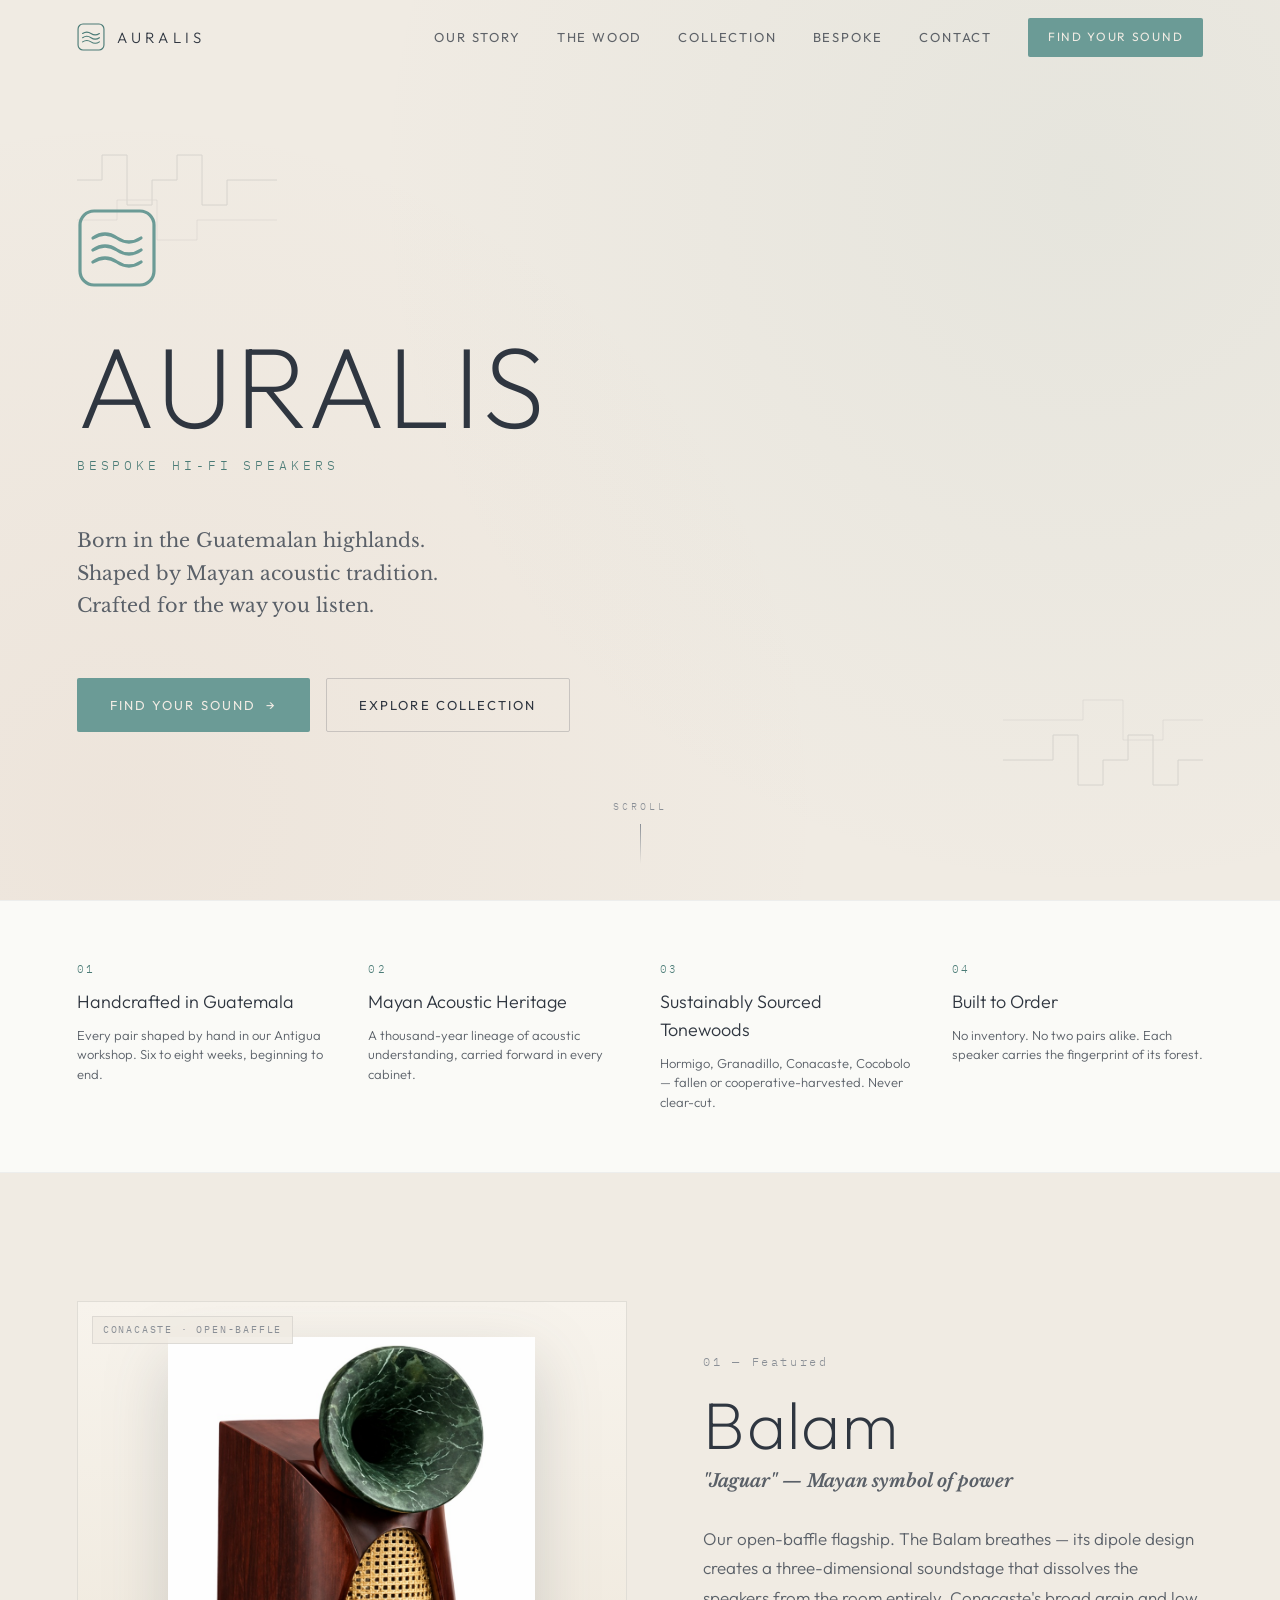
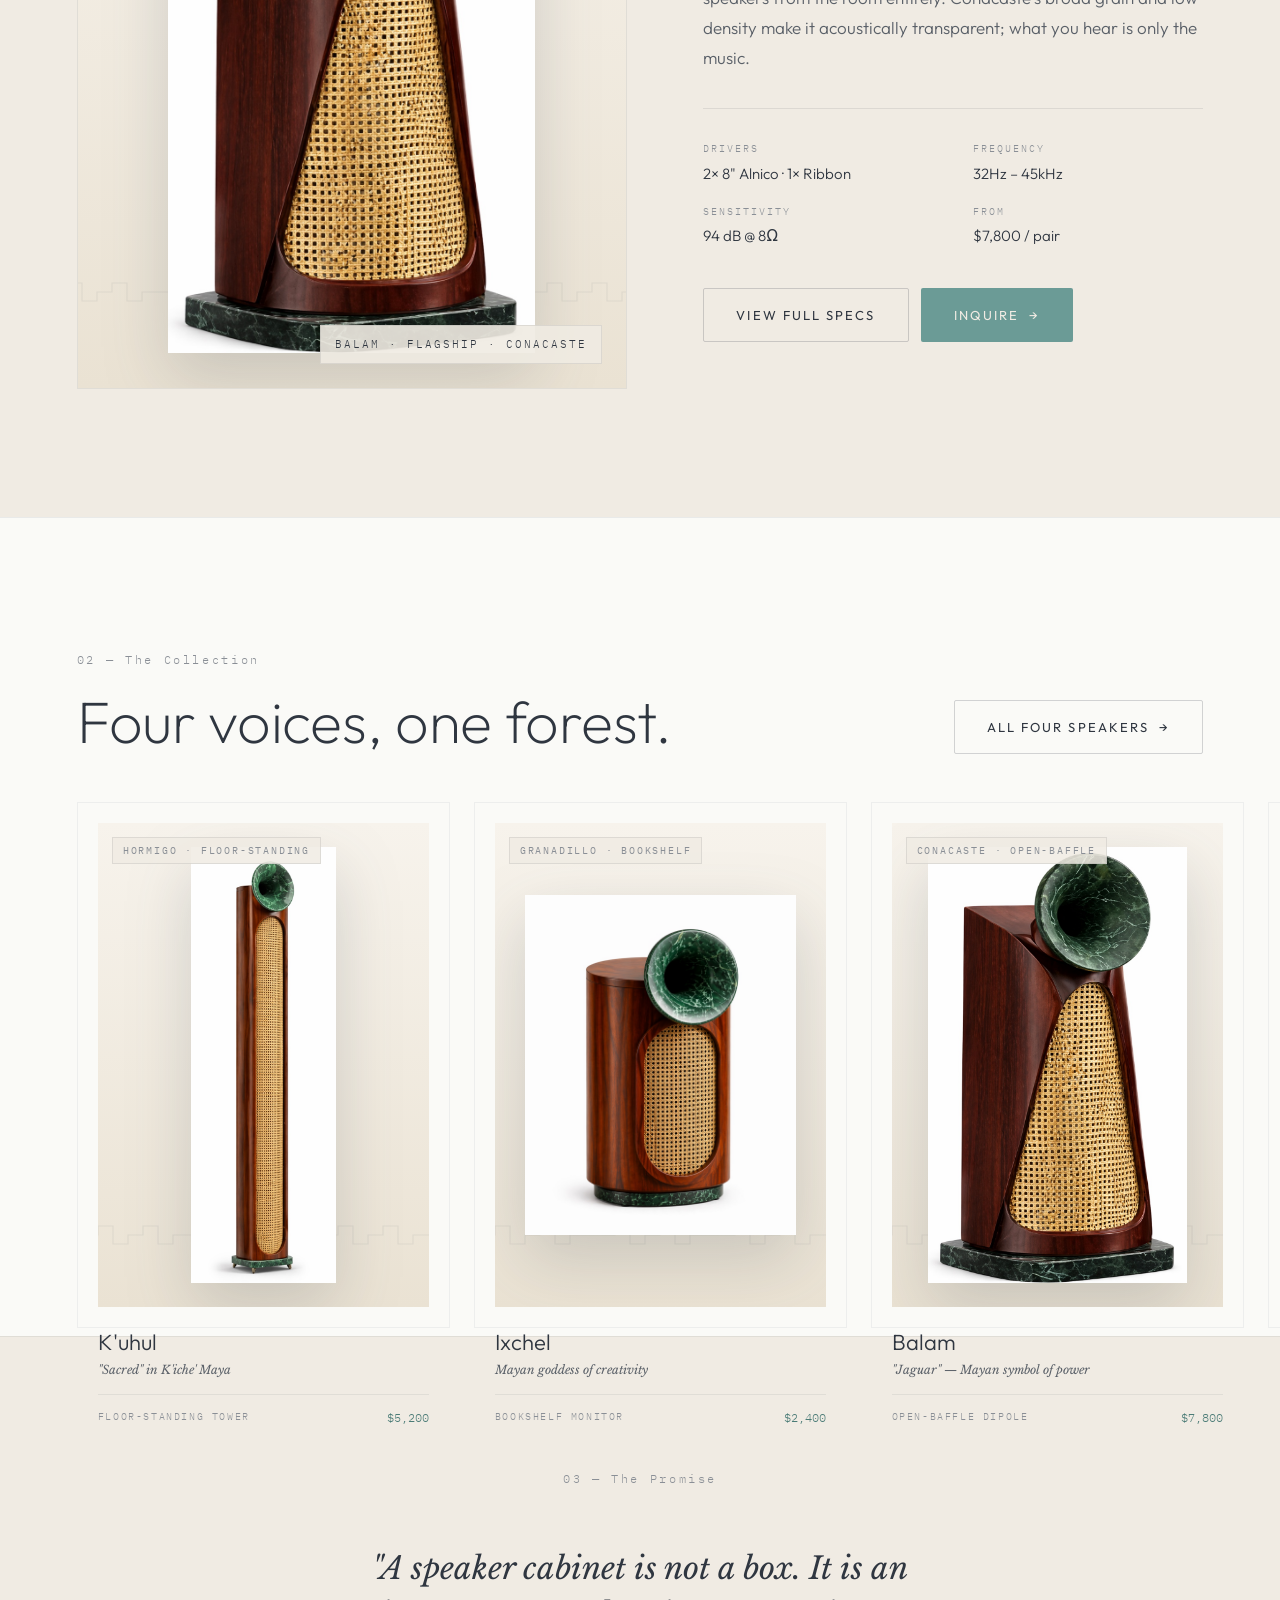
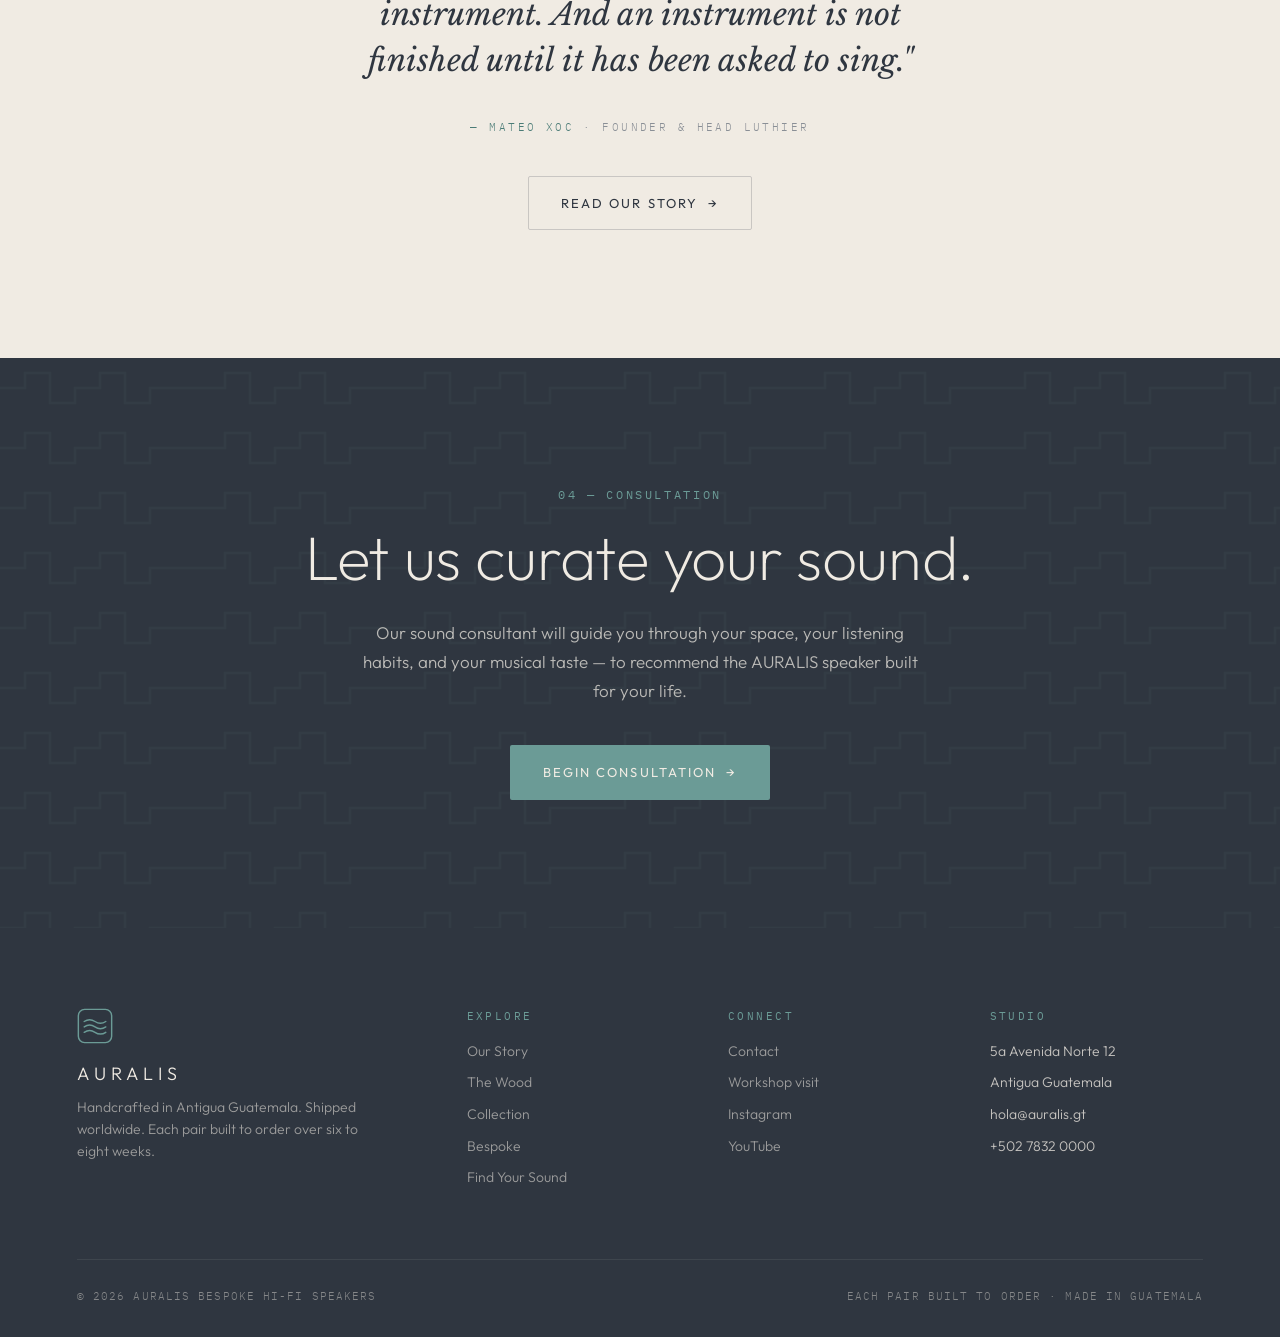
<file: index.html>
<!doctype html>
<html lang="en">
<head>
<meta charset="utf-8">
<meta name="viewport" content="width=device-width, initial-scale=1">
<title>AURALIS — Bespoke Hi-Fi Speakers</title>
<link rel="preconnect" href="https://fonts.googleapis.com">
<link rel="preconnect" href="https://fonts.gstatic.com" crossorigin>
<link href="https://fonts.googleapis.com/css2?family=Outfit:wght@200;300;400;500&family=Libre+Baskerville:ital,wght@0,400;1,400&family=IBM+Plex+Mono:wght@300;400&display=swap" rel="stylesheet">
<link rel="stylesheet" href="assets/styles.css">
<link rel="stylesheet" href="assets/speaker-visual.css">
<style>
/* Homepage-specific */
.hero {
  min-height: 100vh;
  display: grid;
  grid-template-columns: 1fr;
  align-items: center;
  padding: 120px var(--pad) 80px;
  position: relative;
  overflow: hidden;
}
.hero-bg {
  position: absolute; inset: 0;
  background:
    radial-gradient(circle at 85% 20%, rgba(107,155,150,0.08) 0%, transparent 55%),
    radial-gradient(circle at 10% 90%, rgba(193,124,90,0.06) 0%, transparent 50%),
    var(--cream);
  pointer-events: none;
}
.hero-corner {
  position: absolute;
  width: 200px; height: 200px;
  opacity: 0.12;
  pointer-events: none;
}
.hero-corner.tl { top: 80px; left: var(--pad); }
.hero-corner.br { bottom: 40px; right: var(--pad); transform: rotate(180deg); }
.hero-inner { position: relative; max-width: var(--max); margin: 0 auto; width: 100%; }
.hero .mark-big { width: 80px; height: 80px; color: var(--teal); margin-bottom: 36px; }
.hero .display {
  font-size: clamp(56px, 9vw, 140px);
  font-weight: 200;
  letter-spacing: 0.02em;
  line-height: 0.95;
  margin-bottom: 16px;
}
.hero .tagline {
  font-family: var(--f-mono);
  font-size: 13px;
  letter-spacing: 0.3em;
  text-transform: uppercase;
  color: var(--teal-deep);
  margin-bottom: 48px;
}
.hero-poem {
  font-family: var(--f-serif);
  font-size: clamp(18px, 1.5vw, 22px);
  color: var(--stone);
  line-height: 1.7;
  margin-bottom: 56px;
  max-width: 40ch;
}
.hero-poem span { display: block; }
.hero-ctas { display: flex; gap: 16px; flex-wrap: wrap; }
.scroll-hint {
  position: absolute;
  bottom: 36px; left: 50%; transform: translateX(-50%);
  font-family: var(--f-mono); font-size: 10px;
  letter-spacing: 0.3em; color: var(--ash);
  display: flex; flex-direction: column; align-items: center; gap: 10px;
}
.scroll-hint::after {
  content: ''; width: 1px; height: 40px;
  background: linear-gradient(180deg, var(--ash), transparent);
  animation: scrollLine 2s ease-in-out infinite;
}
@keyframes scrollLine {
  0%, 100% { opacity: 0.3; transform: scaleY(0.6); }
  50% { opacity: 1; transform: scaleY(1); }
}

/* Essence strip */
.essence {
  padding: 60px var(--pad);
  background: var(--parchment);
  border-top: 1px solid rgba(47,54,64,0.06);
  border-bottom: 1px solid rgba(47,54,64,0.06);
}
.essence-grid {
  max-width: var(--max); margin: 0 auto;
  display: grid;
  grid-template-columns: repeat(4, 1fr);
  gap: 40px;
}
.essence-item { display: flex; flex-direction: column; gap: 10px; }
.essence-item .num {
  font-family: var(--f-mono);
  font-size: 11px;
  letter-spacing: 0.22em;
  color: var(--teal-deep);
}
.essence-item h4 {
  font-family: var(--f-display);
  font-weight: 300;
  font-size: 18px;
  color: var(--slate);
}
.essence-item p { font-size: 13px; color: var(--stone); line-height: 1.5; }
@media (max-width: 820px) {
  .essence-grid { grid-template-columns: 1fr 1fr; gap: 32px; }
}

/* Featured speaker */
.featured {
  display: grid;
  grid-template-columns: 1.1fr 1fr;
  gap: clamp(40px, 6vw, 96px);
  align-items: center;
  max-width: var(--max);
  margin: 0 auto;
  padding: 0 var(--pad);
}
.featured .visual-frame {
  aspect-ratio: 4/5;
  border: 1px solid rgba(47,54,64,0.08);
  position: relative;
  overflow: hidden;
}
.featured .caption {
  position: absolute;
  bottom: 24px; right: 24px;
  background: rgba(240,235,227,0.9);
  padding: 10px 14px;
  font-family: var(--f-mono);
  font-size: 11px;
  letter-spacing: 0.18em;
  color: var(--slate);
  border: 1px solid rgba(47,54,64,0.1);
}
.featured h2 .name-big {
  font-size: clamp(44px, 5.2vw, 72px);
  font-weight: 200;
  letter-spacing: 0.02em;
  line-height: 1;
}
.featured .translation {
  font-family: var(--f-serif);
  font-style: italic;
  color: var(--stone);
  margin-top: 8px;
  font-size: 18px;
}
.featured .description { margin-top: 28px; font-size: 17px; line-height: 1.75; }
.featured .spec-list {
  display: grid;
  grid-template-columns: 1fr 1fr;
  gap: 18px 40px;
  margin-top: 36px;
  padding-top: 32px;
  border-top: 1px solid rgba(47,54,64,0.1);
}
.spec-row .label {
  font-family: var(--f-mono); font-size: 10px;
  letter-spacing: 0.2em; color: var(--ash);
  text-transform: uppercase; display: block; margin-bottom: 4px;
}
.spec-row .value { font-size: 15px; color: var(--slate); }
.featured .cta-row { margin-top: 40px; display: flex; gap: 12px; flex-wrap: wrap; }
@media (max-width: 820px) { .featured { grid-template-columns: 1fr; } }

/* Promise */
.promise {
  max-width: 880px;
  margin: 0 auto;
  padding: 0 var(--pad);
  text-align: center;
}
.promise .big-serif {
  font-family: var(--f-serif);
  font-weight: 400;
  font-style: italic;
  font-size: clamp(24px, 2.4vw, 34px);
  line-height: 1.5;
  color: var(--slate);
  margin: 36px 0;
  text-wrap: balance;
}
.promise .attribution {
  font-family: var(--f-mono);
  font-size: 11px;
  letter-spacing: 0.22em;
  text-transform: uppercase;
  color: var(--ash);
}
.promise .attribution span { color: var(--teal-deep); }

/* Consultation CTA — dark, warm */
.consult-cta {
  background: var(--obsidian);
  color: var(--cream);
  padding: clamp(72px, 10vw, 140px) var(--pad);
  text-align: center;
  position: relative;
  overflow: hidden;
}
.consult-cta::before {
  content: '';
  position: absolute; inset: 0;
  background-image: url("data:image/svg+xml;utf8,<svg xmlns='http://www.w3.org/2000/svg' viewBox='0 0 80 24'><path d='M0 12 L10 12 L10 6 L20 6 L20 18 L30 18 L30 12 L40 12 L40 6 L50 6 L50 18 L60 18 L60 12 L80 12' fill='none' stroke='%236B9B96' stroke-width='1'/></svg>");
  background-repeat: repeat;
  background-size: 200px 60px;
  opacity: 0.06;
}
.consult-cta > * { position: relative; }
.consult-cta .eyebrow { color: var(--teal); }
.consult-cta h2 {
  font-size: clamp(36px, 5vw, 62px);
  font-weight: 200;
  letter-spacing: -0.005em;
  line-height: 1.1;
  margin: 18px auto 28px;
  max-width: 18ch;
  text-wrap: balance;
}
.consult-cta p {
  max-width: 52ch; margin: 0 auto 40px;
  color: rgba(240,235,227,0.72);
  font-size: 17px;
  line-height: 1.7;
}
.consult-cta .btn-primary { background: var(--teal); color: var(--cream); }
.consult-cta .btn-primary:hover { background: var(--teal-deep); }

/* Collection preview strip */
.collection-strip {
  max-width: var(--max);
  margin: 0 auto;
  padding: 0 var(--pad);
}
.collection-head {
  display: flex; justify-content: space-between; align-items: flex-end;
  gap: 24px; flex-wrap: wrap;
  margin-bottom: 48px;
}
.collection-preview-grid {
  display: grid;
  grid-template-columns: repeat(4, 1fr);
  gap: 24px;
}
@media (max-width: 1000px) { .collection-preview-grid { grid-template-columns: 1fr 1fr; } }
@media (max-width: 560px) { .collection-preview-grid { grid-template-columns: 1fr; } }
.mini-card { background: var(--parchment); border: 1px solid rgba(47,54,64,0.06); padding: 20px; transition: all 0.3s; }
.mini-card:hover { border-color: rgba(107,155,150,0.4); transform: translateY(-4px); }
.mini-card .sp-visual { aspect-ratio: 1/1.1; margin-bottom: 18px; }
.mini-card .mname { font-family: var(--f-display); font-weight: 300; font-size: 22px; }
.mini-card .mtranslation { font-family: var(--f-serif); font-style: italic; font-size: 12px; color: var(--stone); margin-top: 2px; }
.mini-card .mfoot { display: flex; justify-content: space-between; margin-top: 14px; padding-top: 14px; border-top: 1px solid rgba(47,54,64,0.08); }
.mini-card .mtype { font-family: var(--f-mono); font-size: 10px; letter-spacing: 0.16em; text-transform: uppercase; color: var(--ash); }
.mini-card .mprice { font-family: var(--f-mono); font-size: 12px; color: var(--teal-deep); }
</style>
</head>
<body>

<section class="hero">
  <div class="hero-bg"></div>
  <svg class="hero-corner tl" viewBox="0 0 200 200" fill="none" aria-hidden="true">
    <path d="M0 100 L25 100 L25 75 L50 75 L50 125 L75 125 L75 100 L100 100 L100 75 L125 75 L125 125 L150 125 L150 100 L200 100" stroke="#2F3640" stroke-width="1" fill="none"/>
    <path d="M0 140 L40 140 L40 120 L80 120 L80 160 L120 160 L120 140 L200 140" stroke="#2F3640" stroke-width="1" fill="none" opacity="0.6"/>
  </svg>
  <svg class="hero-corner br" viewBox="0 0 200 200" fill="none" aria-hidden="true">
    <path d="M0 100 L25 100 L25 75 L50 75 L50 125 L75 125 L75 100 L100 100 L100 75 L125 75 L125 125 L150 125 L150 100 L200 100" stroke="#2F3640" stroke-width="1" fill="none"/>
    <path d="M0 140 L40 140 L40 120 L80 120 L80 160 L120 160 L120 140 L200 140" stroke="#2F3640" stroke-width="1" fill="none" opacity="0.6"/>
  </svg>

  <div class="hero-inner reveal">
    <svg class="mark-big" viewBox="0 0 40 40" fill="none">
      <rect x="1.5" y="1.5" width="37" height="37" rx="7" stroke="currentColor" stroke-width="1.6"/>
      <path d="M8 15 Q14 11 20 15 T32 15" stroke="currentColor" stroke-width="1.6" fill="none" stroke-linecap="round"/>
      <path d="M8 21 Q14 17 20 21 T32 21" stroke="currentColor" stroke-width="1.6" fill="none" stroke-linecap="round"/>
      <path d="M8 27 Q14 23 20 27 T32 27" stroke="currentColor" stroke-width="1.6" fill="none" stroke-linecap="round"/>
    </svg>
    <h1 class="display">AURALIS</h1>
    <div class="tagline">Bespoke Hi-Fi Speakers</div>
    <p class="hero-poem">
      <span>Born in the Guatemalan highlands.</span>
      <span>Shaped by Mayan acoustic tradition.</span>
      <span>Crafted for the way you listen.</span>
    </p>
    <div class="hero-ctas">
      <a href="consultation.html" class="btn btn-primary">Find Your Sound <span class="arrow">→</span></a>
      <a href="collection.html" class="btn btn-secondary">Explore Collection</a>
    </div>
  </div>
  <div class="scroll-hint">SCROLL</div>
</section>

<section class="essence">
  <div class="essence-grid">
    <div class="essence-item reveal">
      <div class="num">01</div>
      <h4>Handcrafted in Guatemala</h4>
      <p>Every pair shaped by hand in our Antigua workshop. Six to eight weeks, beginning to end.</p>
    </div>
    <div class="essence-item reveal">
      <div class="num">02</div>
      <h4>Mayan Acoustic Heritage</h4>
      <p>A thousand-year lineage of acoustic understanding, carried forward in every cabinet.</p>
    </div>
    <div class="essence-item reveal">
      <div class="num">03</div>
      <h4>Sustainably Sourced Tonewoods</h4>
      <p>Hormigo, Granadillo, Conacaste, Cocobolo — fallen or cooperative-harvested. Never clear-cut.</p>
    </div>
    <div class="essence-item reveal">
      <div class="num">04</div>
      <h4>Built to Order</h4>
      <p>No inventory. No two pairs alike. Each speaker carries the fingerprint of its forest.</p>
    </div>
  </div>
</section>

<section class="section">
  <div class="featured">
    <div class="visual-frame reveal" id="featured-visual">
      <div class="caption">BALAM · FLAGSHIP · CONACASTE</div>
    </div>
    <div class="reveal">
      <div class="section-num">01 — Featured</div>
      <h2>
        <span class="name-big">Balam</span>
        <div class="translation">"Jaguar" — Mayan symbol of power</div>
      </h2>
      <p class="description">
        Our open-baffle flagship. The Balam breathes — its dipole design creates a three-dimensional
        soundstage that dissolves the speakers from the room entirely. Conacaste's broad grain and low
        density make it acoustically transparent; what you hear is only the music.
      </p>
      <div class="spec-list">
        <div class="spec-row"><span class="label">Drivers</span><span class="value">2× 8" Alnico · 1× Ribbon</span></div>
        <div class="spec-row"><span class="label">Frequency</span><span class="value">32Hz – 45kHz</span></div>
        <div class="spec-row"><span class="label">Sensitivity</span><span class="value">94 dB @ 8Ω</span></div>
        <div class="spec-row"><span class="label">From</span><span class="value">$7,800 / pair</span></div>
      </div>
      <div class="cta-row">
        <a href="collection.html#balam" class="btn btn-secondary">View Full Specs</a>
        <a href="consultation.html" class="btn btn-primary">Inquire <span class="arrow">→</span></a>
      </div>
    </div>
  </div>
</section>

<section class="section alt">
  <div class="collection-strip">
    <div class="collection-head reveal">
      <div>
        <div class="section-num">02 — The Collection</div>
        <h2 class="h1" style="max-width: 16ch;">Four voices, one forest.</h2>
      </div>
      <a href="collection.html" class="btn btn-secondary">All Four Speakers <span class="arrow">→</span></a>
    </div>
    <div class="collection-preview-grid reveal" id="mini-grid"></div>
  </div>
</section>

<section class="section">
  <div class="promise reveal">
    <div class="section-num">03 — The Promise</div>
    <p class="big-serif">
      "A speaker cabinet is not a box. It is an instrument. And an instrument is not finished until
      it has been asked to sing."
    </p>
    <div class="attribution"><span>— Mateo Xoc</span> · Founder &amp; Head Luthier</div>
    <div style="margin-top: 40px;">
      <a href="story.html" class="btn btn-secondary">Read Our Story <span class="arrow">→</span></a>
    </div>
  </div>
</section>

<section class="consult-cta">
  <div class="eyebrow">04 — Consultation</div>
  <h2>Let us curate your sound.</h2>
  <p>
    Our sound consultant will guide you through your space, your listening habits, and your musical
    taste — to recommend the AURALIS speaker built for your life.
  </p>
  <a href="consultation.html" class="btn btn-primary">Begin Consultation <span class="arrow">→</span></a>
</section>

<script src="assets/shared.js?v=2"></script>
<script src="assets/data.js?v=2"></script>
<script>
  AURALIS.initPage(null);

  // Featured Balam visual
  const balam = AURALIS_SPEAKERS.find(s => s.id === 'balam');
  document.getElementById('featured-visual').insertAdjacentHTML('afterbegin', renderSpeakerVisual(balam));

  // Mini collection strip
  const grid = document.getElementById('mini-grid');
  grid.innerHTML = AURALIS_SPEAKERS.map(s => `
    <a href="collection.html#${s.id}" class="mini-card">
      ${renderSpeakerVisual(s)}
      <div class="mname">${s.name}</div>
      <div class="mtranslation">${s.meaning}</div>
      <div class="mfoot">
        <span class="mtype">${s.type.split(' ').slice(0,2).join(' ')}</span>
        <span class="mprice">$${s.price.toLocaleString()}</span>
      </div>
    </a>
  `).join('');
</script>

</body>
</html>
</file>
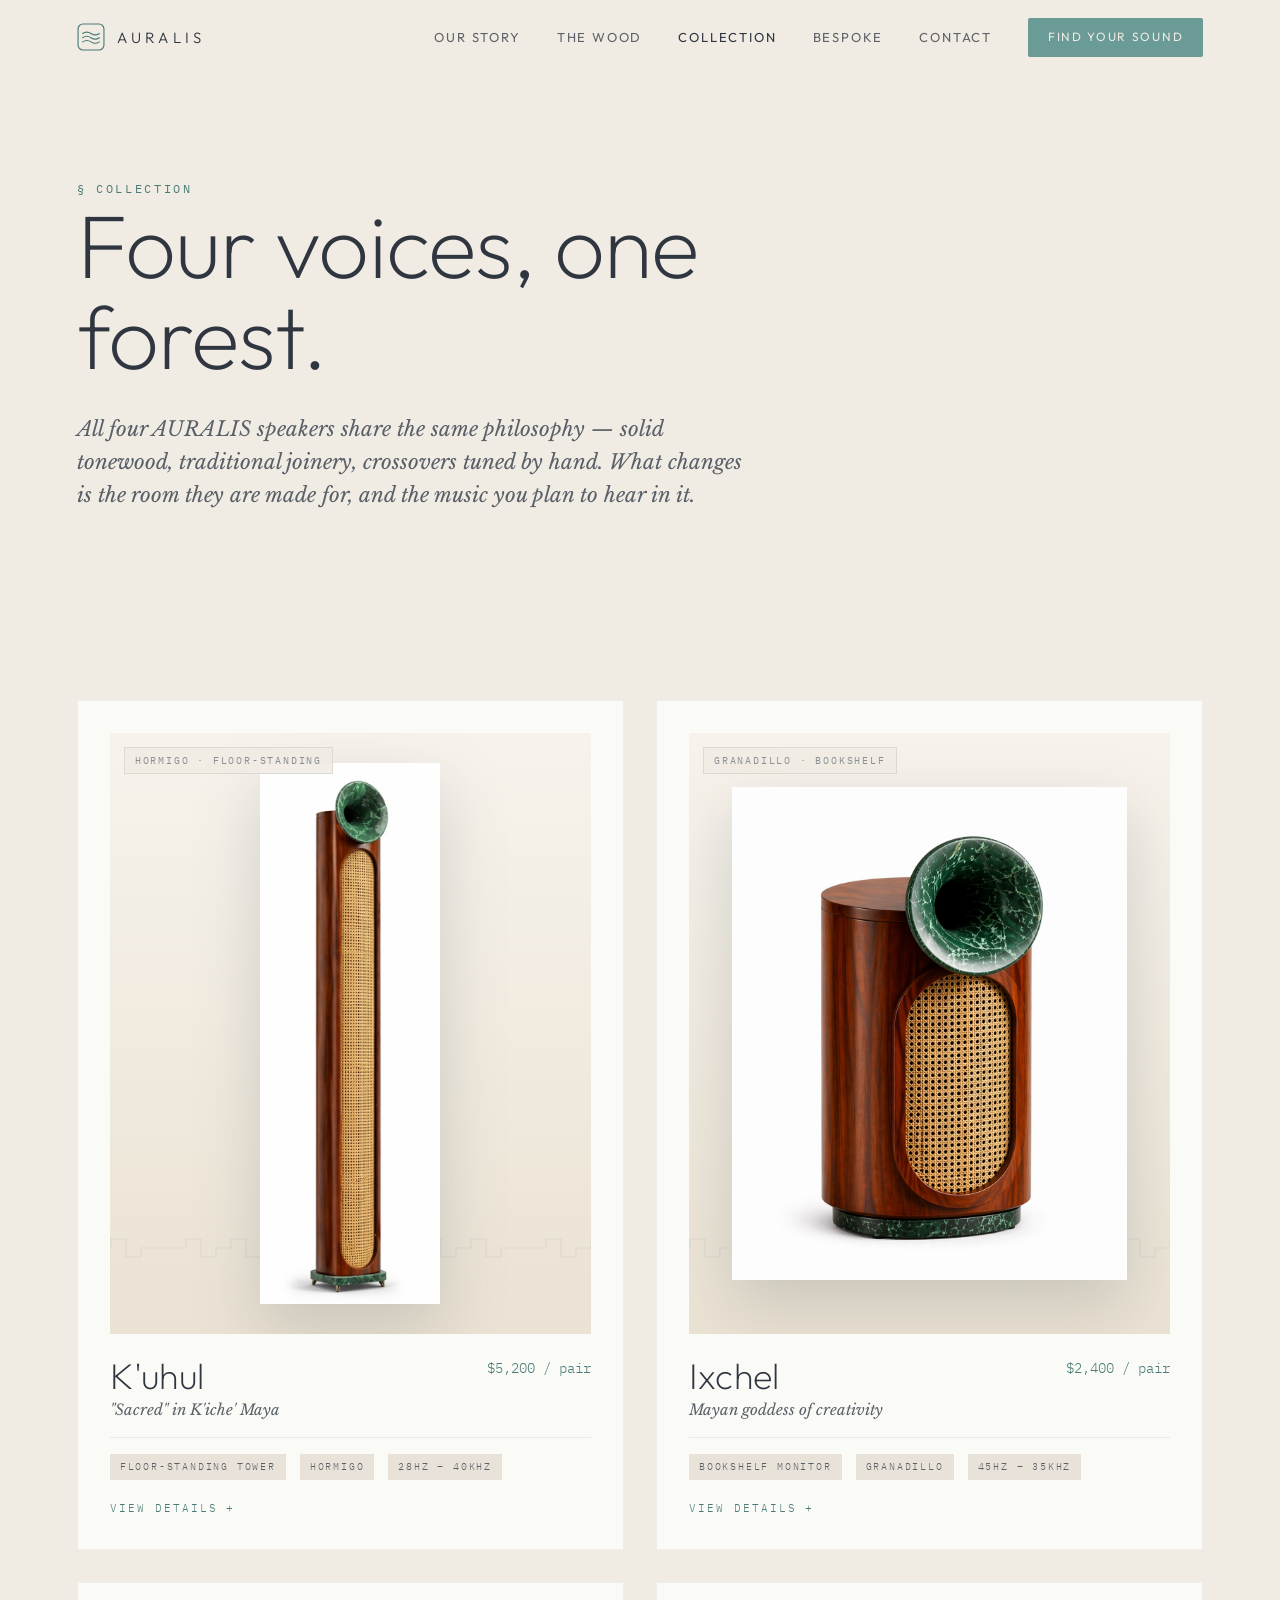
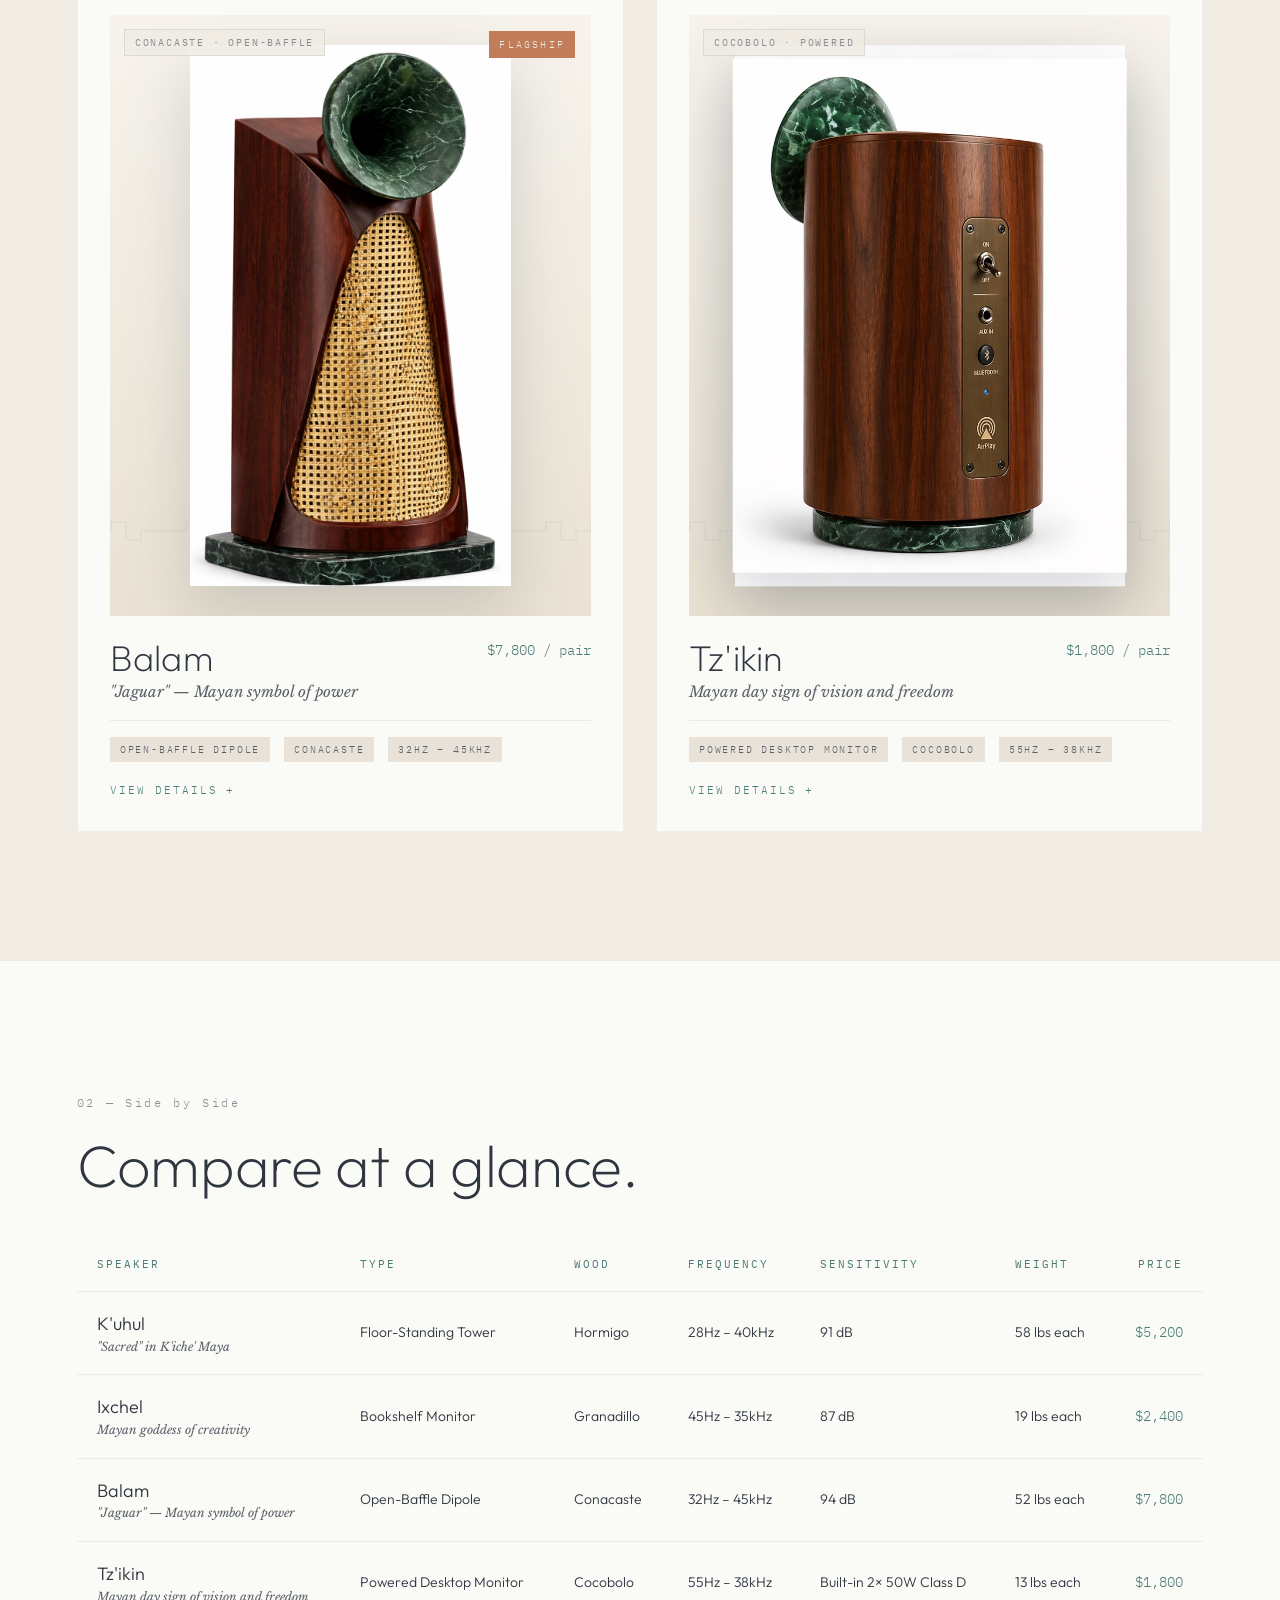
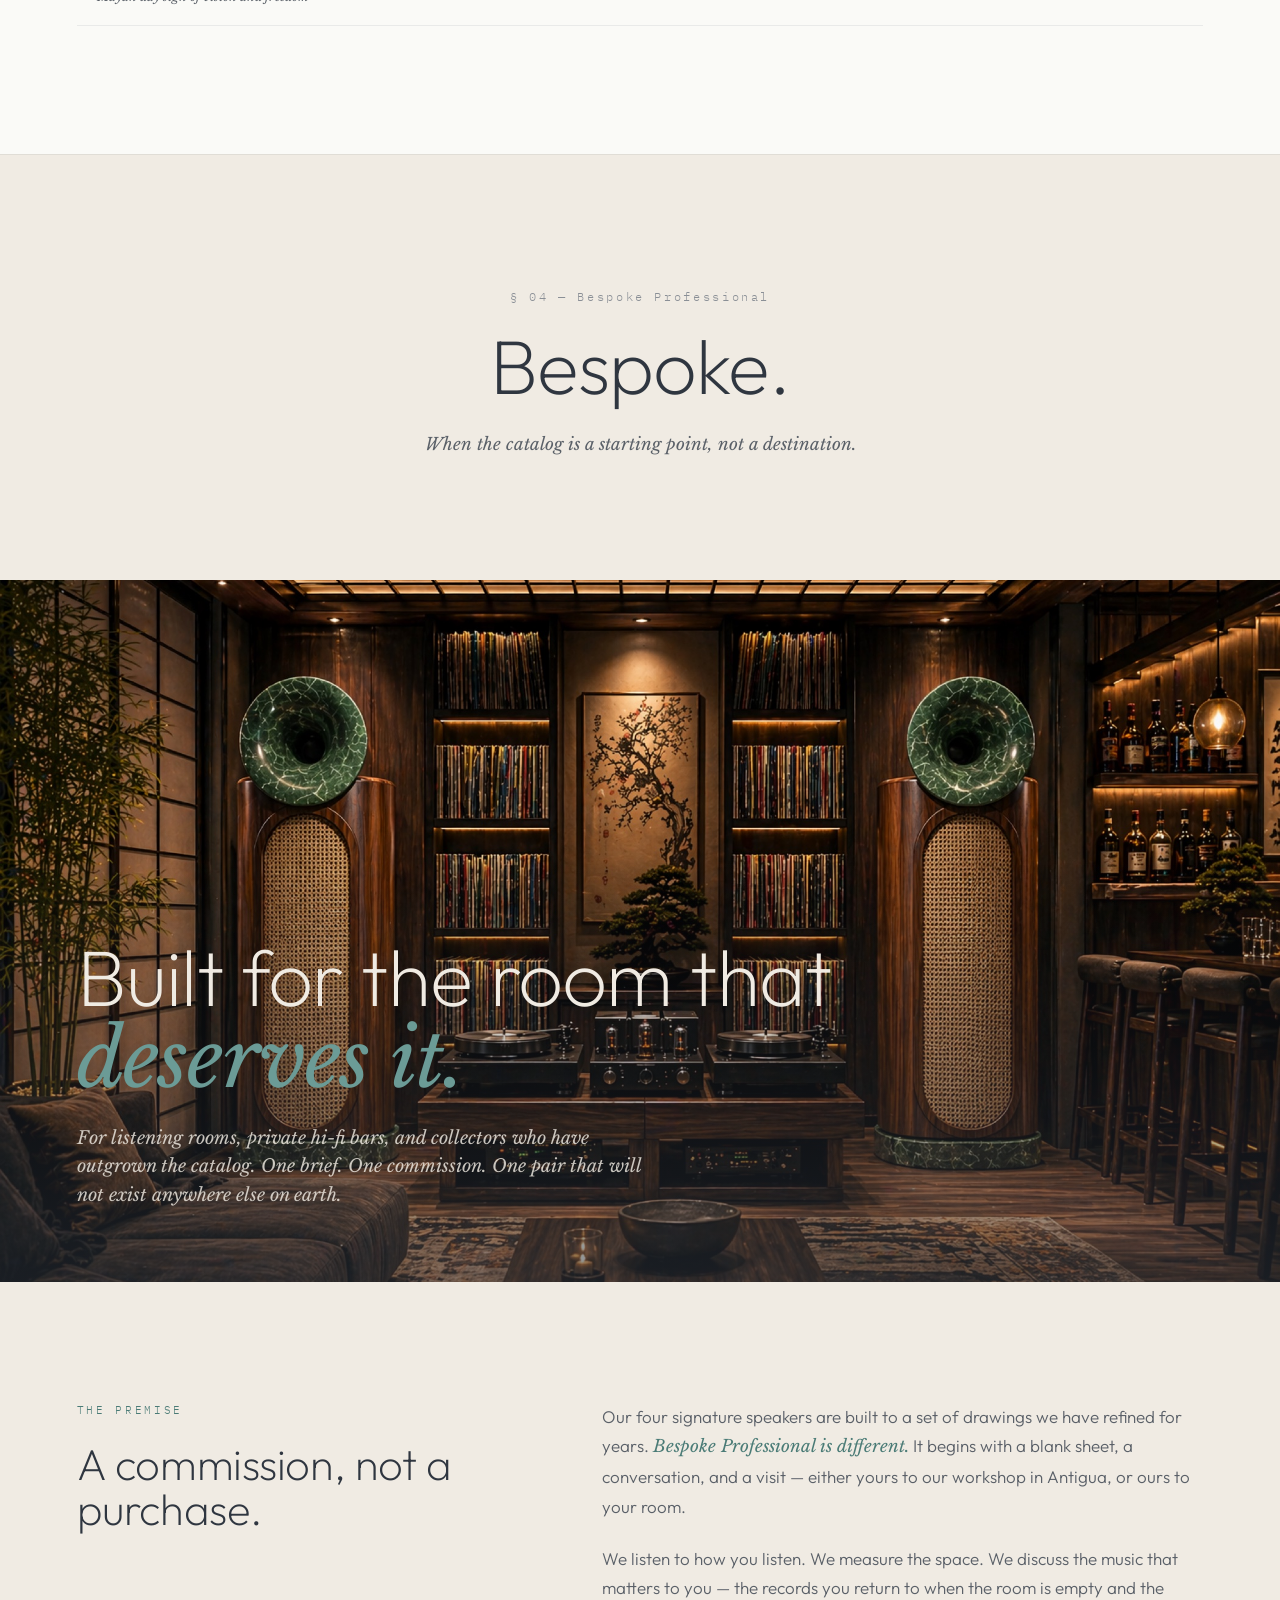
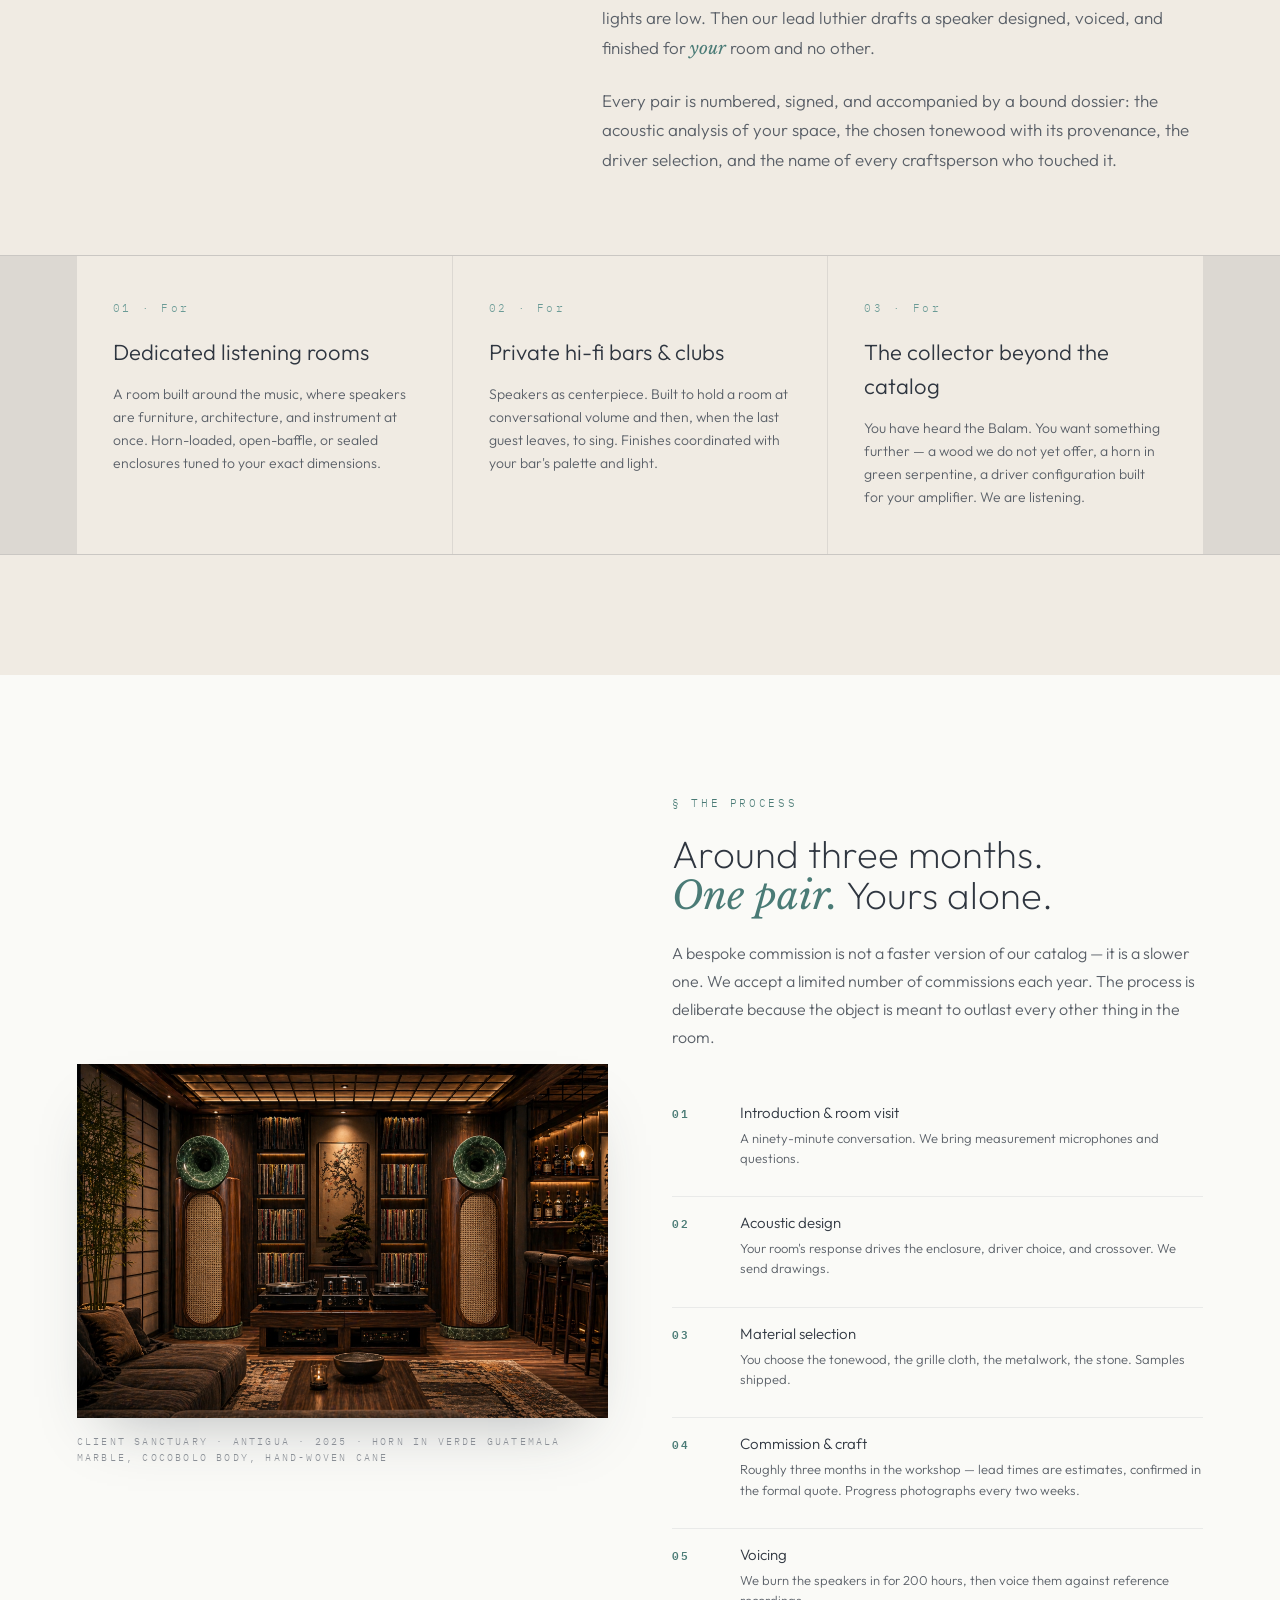
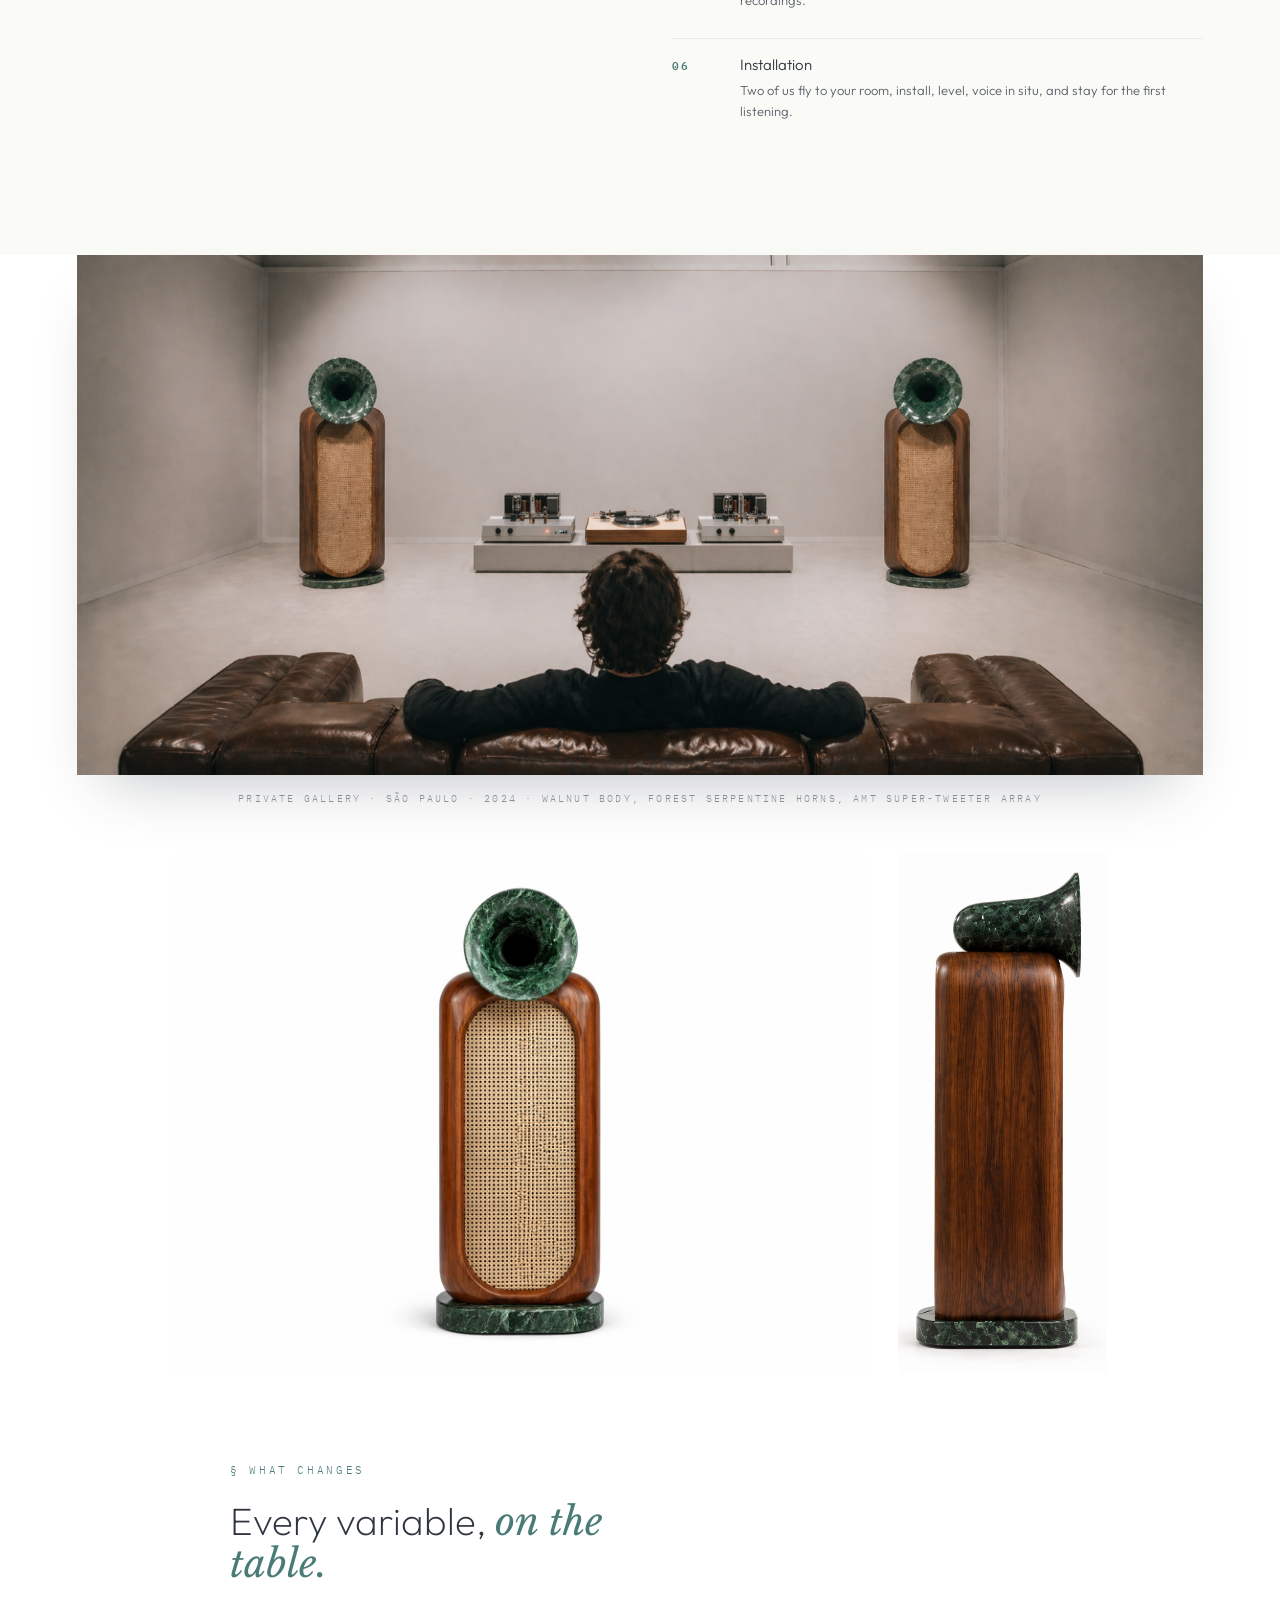
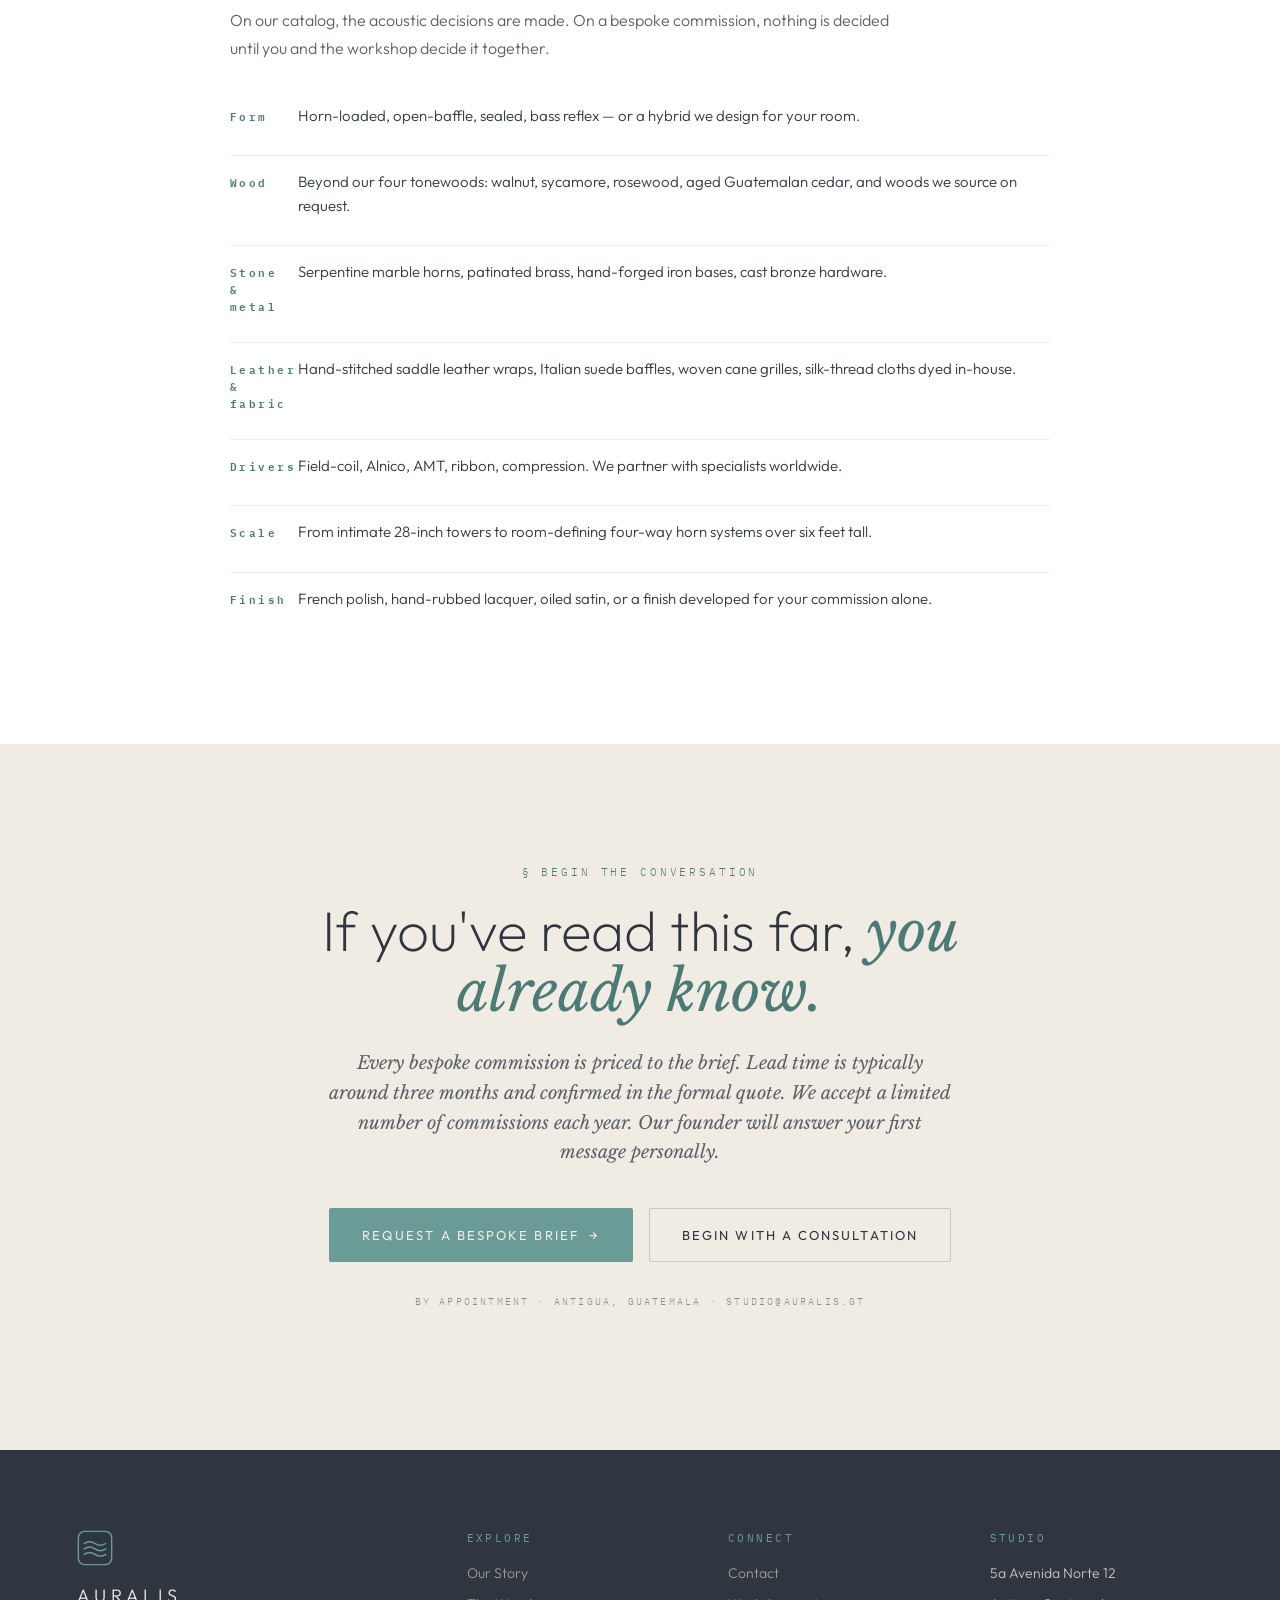
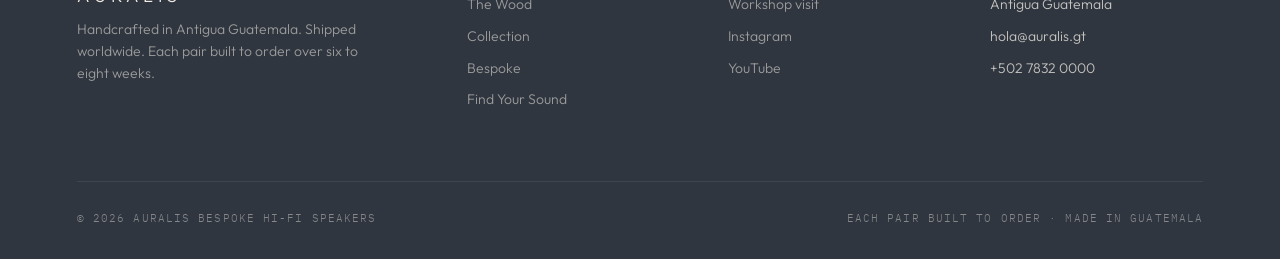
<file: collection.html>
<!doctype html>
<html lang="en">
<head>
<meta charset="utf-8">
<meta name="viewport" content="width=device-width, initial-scale=1">
<title>Collection — AURALIS</title>
<link rel="preconnect" href="https://fonts.googleapis.com">
<link rel="preconnect" href="https://fonts.gstatic.com" crossorigin>
<link href="https://fonts.googleapis.com/css2?family=Outfit:wght@200;300;400;500&family=Libre+Baskerville:ital,wght@0,400;1,400&family=IBM+Plex+Mono:wght@300;400;500;600;700&display=swap" rel="stylesheet">
<link rel="stylesheet" href="assets/styles.css">
<link rel="stylesheet" href="assets/speaker-visual.css">
<style>
.page-hero { padding: 180px var(--pad) 60px; max-width: var(--max); margin: 0 auto; }
.page-hero h1 { font-size: clamp(48px, 7vw, 104px); font-weight: 200; letter-spacing: -0.01em; line-height: 1.02; max-width: 14ch; }
.page-hero .sub { font-family: var(--f-serif); font-style: italic; font-size: clamp(18px, 1.6vw, 22px); color: var(--stone); margin-top: 32px; max-width: 52ch; line-height: 1.6; }

.collection-grid {
  max-width: var(--max); margin: 0 auto;
  padding: 0 var(--pad);
  display: grid;
  grid-template-columns: 1fr 1fr;
  gap: 32px;
}
@media (max-width: 820px) { .collection-grid { grid-template-columns: 1fr; } }

.speaker-item {
  background: var(--parchment);
  border: 1px solid rgba(47,54,64,0.06);
  padding: 32px;
  cursor: pointer;
  transition: all 0.35s;
  display: flex; flex-direction: column;
  scroll-margin-top: 100px;
}
.speaker-item:hover { border-color: rgba(107,155,150,0.4); box-shadow: 0 30px 60px -30px rgba(47,54,64,0.18); transform: translateY(-4px); }
.speaker-item.open { grid-column: 1 / -1; }
.speaker-item .visual-wrap {
  aspect-ratio: 4/5;
  overflow: hidden; position: relative;
  margin-bottom: 24px;
}
.speaker-item.open .visual-wrap { aspect-ratio: 16/10; }

.flagship-tag {
  position: absolute; top: 16px; right: 16px;
  font-family: var(--f-mono); font-size: 10px;
  letter-spacing: 0.22em; text-transform: uppercase;
  color: var(--cream);
  background: var(--terracotta);
  padding: 6px 10px;
  z-index: 2;
}

.sp-head {
  display: flex; justify-content: space-between; align-items: flex-start;
  gap: 16px; flex-wrap: wrap;
}
.sp-name {
  font-family: var(--f-display); font-weight: 200;
  font-size: 36px; letter-spacing: 0.005em; line-height: 1;
}
.sp-mean { font-family: var(--f-serif); font-style: italic; color: var(--stone); font-size: 15px; margin-top: 4px; }
.sp-price { font-family: var(--f-mono); font-size: 14px; color: var(--teal-deep); }

.sp-meta-row {
  display: flex; gap: 8px 14px; flex-wrap: wrap;
  margin-top: 16px; padding-top: 16px;
  border-top: 1px solid rgba(47,54,64,0.08);
}
.sp-meta-chip {
  font-family: var(--f-mono); font-size: 10px;
  letter-spacing: 0.18em; text-transform: uppercase;
  color: var(--stone);
  padding: 5px 10px;
  background: var(--sand);
}

.sp-expand-btn {
  margin-top: 20px;
  display: inline-flex; align-items: center; gap: 8px;
  font-family: var(--f-mono); font-size: 11px;
  letter-spacing: 0.18em; text-transform: uppercase;
  color: var(--teal-deep);
}
.sp-expand-btn .arr { transition: transform 0.25s; }
.speaker-item.open .sp-expand-btn .arr { transform: rotate(45deg); }

.sp-detail {
  margin-top: 32px;
  padding-top: 32px;
  border-top: 1px solid rgba(47,54,64,0.08);
  display: none;
  grid-template-columns: 1.2fr 1fr;
  gap: 48px;
}
.speaker-item.open .sp-detail { display: grid; }
@media (max-width: 820px) { .sp-detail { grid-template-columns: 1fr !important; } }

.sp-description { font-size: 17px; line-height: 1.75; color: var(--stone); }
.sp-ideal {
  margin-top: 28px;
  padding: 20px 24px;
  background: var(--sand);
  border-left: 2px solid var(--teal);
}
.sp-ideal .ilabel {
  font-family: var(--f-mono); font-size: 10px;
  letter-spacing: 0.22em; color: var(--teal-deep);
  text-transform: uppercase; margin-bottom: 8px;
}
.sp-ideal p { font-size: 15px; color: var(--slate); line-height: 1.6; }

.sp-specs-table { width: 100%; border-collapse: collapse; }
.sp-specs-table tr { border-bottom: 1px solid rgba(47,54,64,0.08); }
.sp-specs-table tr:last-child { border-bottom: 0; }
.sp-specs-table td { padding: 14px 0; vertical-align: top; }
.sp-specs-table td.lab {
  font-family: var(--f-mono); font-size: 10px;
  letter-spacing: 0.22em; color: var(--ash);
  text-transform: uppercase; width: 40%;
}
.sp-specs-table td.val { font-family: var(--f-display); font-weight: 300; font-size: 15px; color: var(--slate); }

.sp-cta-row { margin-top: 32px; display: flex; gap: 12px; flex-wrap: wrap; }

/* Comparison */
.compare-table {
  max-width: var(--max); margin: 0 auto; padding: 0 var(--pad);
}
.compare-scroll { overflow-x: auto; }
.compare {
  width: 100%; min-width: 780px;
  border-collapse: collapse;
  font-size: 14px;
}
.compare th, .compare td {
  padding: 18px 20px;
  text-align: left;
  border-bottom: 1px solid rgba(47,54,64,0.08);
}
.compare th {
  font-family: var(--f-mono); font-size: 11px;
  letter-spacing: 0.18em; color: var(--teal-deep);
  text-transform: uppercase; font-weight: 400;
  background: var(--parchment);
}
.compare td.sp-col .name { font-family: var(--f-display); font-weight: 300; font-size: 18px; }
.compare td.sp-col .mean { font-family: var(--f-serif); font-style: italic; color: var(--stone); font-size: 12px; }
.compare tr:hover td { background: var(--parchment); }

.custom-note {
  max-width: 800px; margin: 0 auto; padding: 0 var(--pad); text-align: center;
}
/* Bespoke Professional section */
.bespoke-hero {
  position: relative;
  margin-top: 120px;
  background: var(--slate);
  color: var(--cream);
  overflow: hidden;
}
.bespoke-hero::before {
  content: '';
  position: absolute; inset: 0;
  background: linear-gradient(180deg, rgba(47,54,64,0.0) 40%, rgba(47,54,64,0.55) 100%);
  pointer-events: none; z-index: 1;
}
.bespoke-hero-img {
  display: block; width: 100%;
  height: min(78vh, 760px);
  object-fit: cover; object-position: center;
}
.bespoke-hero-copy {
  position: absolute; inset: 0; z-index: 2;
  display: flex; flex-direction: column; justify-content: flex-end;
  padding: 64px var(--pad) 72px;
  max-width: 1280px; margin: 0 auto;
}
.bespoke-eyebrow {
  font-family: var(--f-mono); font-size: 11px;
  letter-spacing: 0.26em; text-transform: uppercase;
  color: var(--teal); margin-bottom: 20px;
}
.bespoke-hero h2 {
  font-family: var(--f-display); font-weight: 200;
  font-size: clamp(44px, 6.2vw, 92px); line-height: 1.02;
  letter-spacing: -0.01em; max-width: 18ch;
  color: var(--cream);
}
.bespoke-hero h2 em {
  font-family: var(--f-serif); font-style: italic; font-weight: 400;
  color: var(--teal);
}
.bespoke-hero .lead {
  font-family: var(--f-serif); font-style: italic;
  font-size: clamp(17px, 1.4vw, 22px); line-height: 1.6;
  color: rgba(240,235,227,0.82);
  max-width: 48ch; margin-top: 24px;
}

.bespoke-body {
  max-width: var(--max); margin: 0 auto;
  padding: 120px var(--pad) 40px;
  display: grid; grid-template-columns: 1fr 1.35fr; gap: 80px;
  align-items: start;
}
@media (max-width: 900px) { .bespoke-body { grid-template-columns: 1fr; gap: 48px; padding: 80px var(--pad) 32px; } }
.bespoke-body .kicker {
  font-family: var(--f-mono); font-size: 11px;
  letter-spacing: 0.24em; text-transform: uppercase;
  color: var(--teal-deep); margin-bottom: 22px;
}
.bespoke-body h3 {
  font-family: var(--f-display); font-weight: 200;
  font-size: clamp(32px, 3.4vw, 52px); line-height: 1.05;
  letter-spacing: -0.01em; color: var(--slate);
  max-width: 14ch;
}
.bespoke-body .col-right p {
  font-family: var(--f-display); font-weight: 300;
  font-size: 17px; line-height: 1.75; color: var(--stone);
}
.bespoke-body .col-right p + p { margin-top: 22px; }
.bespoke-body .col-right em {
  font-family: var(--f-serif); font-style: italic;
  color: var(--teal-deep);
}

.bespoke-for {
  max-width: var(--max); margin: 40px auto 0;
  padding: 0 var(--pad);
  display: grid; grid-template-columns: repeat(3, 1fr); gap: 1px;
  background: rgba(47,54,64,0.1);
  border-top: 1px solid rgba(47,54,64,0.1);
  border-bottom: 1px solid rgba(47,54,64,0.1);
}
@media (max-width: 820px) { .bespoke-for { grid-template-columns: 1fr; } }
.bespoke-for .cell {
  background: var(--cream);
  padding: 44px 36px;
}
.bespoke-for .cell .num {
  font-family: var(--f-mono); font-size: 11px;
  letter-spacing: 0.24em; color: var(--teal);
  margin-bottom: 18px;
}
.bespoke-for .cell h4 {
  font-family: var(--f-display); font-weight: 300;
  font-size: 22px; margin-bottom: 14px; color: var(--slate);
}
.bespoke-for .cell p {
  font-size: 14px; line-height: 1.65; color: var(--stone);
}

.bespoke-gallery {
  position: relative; margin-top: 120px;
  background: var(--parchment);
  padding: 120px var(--pad) 120px;
}
.bespoke-gallery-inner {
  max-width: var(--max); margin: 0 auto;
  display: grid; grid-template-columns: 1fr 1fr; gap: 64px;
  align-items: center;
}
@media (max-width: 900px) { .bespoke-gallery-inner { grid-template-columns: 1fr; gap: 40px; } }
.bespoke-gallery img {
  width: 100%; height: auto;
  display: block;
  box-shadow: 0 30px 60px -30px rgba(47,54,64,0.35);
}
.bespoke-gallery .caption {
  font-family: var(--f-mono); font-size: 10px;
  letter-spacing: 0.22em; color: var(--ash);
  text-transform: uppercase; margin-top: 16px;
}
.bespoke-gallery h3 {
  font-family: var(--f-display); font-weight: 200;
  font-size: clamp(30px, 3vw, 46px); line-height: 1.08;
  color: var(--slate); margin-bottom: 22px;
  max-width: 16ch;
}
.bespoke-gallery h3 em {
  font-family: var(--f-serif); font-style: italic;
  color: var(--teal-deep);
}
.bespoke-gallery .blurb {
  font-size: 16px; line-height: 1.75; color: var(--stone);
}
.bespoke-gallery .proc-list {
  list-style: none; margin-top: 36px;
  display: grid; gap: 14px;
}
.bespoke-gallery .proc-list li {
  display: grid; grid-template-columns: 56px 1fr;
  gap: 12px; align-items: baseline;
  padding: 14px 0; border-top: 1px solid rgba(47,54,64,0.08);
}
.bespoke-gallery .proc-list li:first-child { border-top: 0; }
.bespoke-gallery .proc-list .n {
  font-family: var(--f-mono); font-size: 11px; font-weight: 600;
  letter-spacing: 0.22em; color: var(--teal-deep);
}
.bespoke-gallery .proc-list .t {
  font-family: var(--f-display); font-weight: 300;
  font-size: 15px; color: var(--slate);
}
.bespoke-gallery .proc-list .t span {
  display: block; color: var(--stone); font-size: 13px;
  margin-top: 4px; line-height: 1.55;
}

.bespoke-large-grid {
  display: flex;
  gap: 32px;
  align-items: center;
  justify-content: center;
  flex-wrap: wrap;
  margin-top: 48px;
}
.bespoke-large-grid img {
  max-width: 100%;
  max-height: 520px;
  height: auto;
  width: auto;
  object-fit: contain;
  box-shadow: none;
  display: block;
}
@media (max-width: 640px) {
  .bespoke-large-grid { gap: 20px; margin-top: 32px; }
  .bespoke-large-grid img { max-height: 360px; }
}

.bespoke-cta {
  max-width: var(--max); margin: 0 auto;
  padding: 120px var(--pad) 140px;
  text-align: center;
}
.bespoke-cta h3 {
  font-family: var(--f-display); font-weight: 200;
  font-size: clamp(36px, 4.4vw, 64px); line-height: 1.05;
  max-width: 22ch; margin: 0 auto 28px;
}
.bespoke-cta h3 em {
  font-family: var(--f-serif); font-style: italic;
  color: var(--teal-deep);
}
.bespoke-cta .sub {
  font-family: var(--f-serif); font-style: italic;
  font-size: 18px; color: var(--stone);
  max-width: 52ch; margin: 0 auto 40px;
  line-height: 1.65;
}
.bespoke-cta .cta-row {
  display: inline-flex; gap: 16px; flex-wrap: wrap;
  justify-content: center;
}
.bespoke-cta .qualifier {
  font-family: var(--f-mono); font-size: 10px;
  letter-spacing: 0.22em; text-transform: uppercase;
  color: var(--ash); margin-top: 32px;
}
</style>
</head>
<body>

<section class="page-hero">
  <div class="eyebrow reveal">§ Collection</div>
  <h1 class="reveal">Four voices, one forest.</h1>
  <p class="sub reveal">
    All four AURALIS speakers share the same philosophy — solid tonewood, traditional joinery,
    crossovers tuned by hand. What changes is the room they are made for, and the music you
    plan to hear in it.
  </p>
</section>

<section class="section">
  <div class="collection-grid" id="grid"></div>
</section>

<section class="section alt">
  <div class="compare-table">
    <div class="reveal" style="margin-bottom: 40px;">
      <div class="section-num">02 — Side by Side</div>
      <h2 class="h1" style="max-width: 16ch;">Compare at a glance.</h2>
    </div>
    <div class="compare-scroll reveal">
      <table class="compare" id="compare-table"></table>
    </div>
  </div>
</section>

<section id="bespoke" class="section" style="padding-top: clamp(80px, 10vw, 140px); padding-bottom: 0; scroll-margin-top: 80px;">
  <div class="wrap" style="text-align: center;">
    <div class="section-num reveal">§ 04 — Bespoke Professional</div>
    <h2 class="display reveal" style="max-width: 20ch; margin: 0 auto 24px;">Bespoke.</h2>
    <p class="body-lg reveal serif" style="font-style: italic; margin: 0 auto; color: var(--stone); max-width: 46ch;">
      When the catalog is a starting point, not a destination.
    </p>
  </div>
</section>

<section class="bespoke-hero">
  <img class="bespoke-hero-img" src="assets/img/bespoke-sanctuary.jpg" alt="Bespoke Professional AURALIS speakers — gramophone horn with green serpentine marble, cane grille, paired with a turntable and tube amplification in a private listening room." />
  <div class="bespoke-hero-copy">
    <h2 class="reveal">Built for the room that <em>deserves it.</em></h2>
    <p class="lead reveal">
      For listening rooms, private hi-fi bars, and collectors who have outgrown the catalog.
      One brief. One commission. One pair that will not exist anywhere else on earth.
    </p>
  </div>
</section>

<section class="bespoke-body">
  <div class="col-left reveal">
    <div class="kicker">The Premise</div>
    <h3>A commission, not a purchase.</h3>
  </div>
  <div class="col-right reveal">
    <p>
      Our four signature speakers are built to a set of drawings we have refined for years.
      <em>Bespoke Professional is different.</em> It begins with a blank sheet, a conversation,
      and a visit — either yours to our workshop in Antigua, or ours to your room.
    </p>
    <p>
      We listen to how you listen. We measure the space. We discuss the music that matters
      to you — the records you return to when the room is empty and the lights are low. Then
      our lead luthier drafts a speaker designed, voiced, and finished for <em>your</em> room
      and no other.
    </p>
    <p>
      Every pair is numbered, signed, and accompanied by a bound dossier: the acoustic
      analysis of your space, the chosen tonewood with its provenance, the driver selection,
      and the name of every craftsperson who touched it.
    </p>
  </div>
</section>

<section>
  <div class="bespoke-for reveal">
    <div class="cell">
      <div class="num">01 · For</div>
      <h4>Dedicated listening rooms</h4>
      <p>A room built around the music, where speakers are furniture, architecture, and instrument at once. Horn-loaded, open-baffle, or sealed enclosures tuned to your exact dimensions.</p>
    </div>
    <div class="cell">
      <div class="num">02 · For</div>
      <h4>Private hi-fi bars &amp; clubs</h4>
      <p>Speakers as centerpiece. Built to hold a room at conversational volume and then, when the last guest leaves, to sing. Finishes coordinated with your bar's palette and light.</p>
    </div>
    <div class="cell">
      <div class="num">03 · For</div>
      <h4>The collector beyond the catalog</h4>
      <p>You have heard the Balam. You want something further — a wood we do not yet offer, a horn in green serpentine, a driver configuration built for your amplifier. We are listening.</p>
    </div>
  </div>
</section>

<section class="bespoke-gallery">
  <div class="bespoke-gallery-inner">
    <div class="reveal">
      <img src="assets/img/bespoke-sanctuary.jpg" alt="Paired Bespoke Professional towers with green marble horns and cane grilles in a Japanese-inflected listening sanctuary with a tube amplifier and bonsai." />
      <div class="caption">Client sanctuary · Antigua · 2025 · Horn in verde guatemala marble, Cocobolo body, hand-woven cane</div>
    </div>
    <div class="reveal">
      <div class="kicker" style="font-family: var(--f-mono); font-size: 11px; letter-spacing: 0.24em; color: var(--teal-deep); margin-bottom: 22px; text-transform: uppercase;">§ The Process</div>
      <h3>Around three months. <em>One pair.</em> Yours alone.</h3>
      <p class="blurb">
        A bespoke commission is not a faster version of our catalog — it is a slower one. We
        accept a limited number of commissions each year. The process is deliberate because
        the object is meant to outlast every other thing in the room.
      </p>
      <ul class="proc-list">
        <li>
          <span class="n">01</span>
          <span class="t">Introduction &amp; room visit<span>A ninety-minute conversation. We bring measurement microphones and questions.</span></span>
        </li>
        <li>
          <span class="n">02</span>
          <span class="t">Acoustic design<span>Your room's response drives the enclosure, driver choice, and crossover. We send drawings.</span></span>
        </li>
        <li>
          <span class="n">03</span>
          <span class="t">Material selection<span>You choose the tonewood, the grille cloth, the metalwork, the stone. Samples shipped.</span></span>
        </li>
        <li>
          <span class="n">04</span>
          <span class="t">Commission &amp; craft<span>Roughly three months in the workshop — lead times are estimates, confirmed in the formal quote. Progress photographs every two weeks.</span></span>
        </li>
        <li>
          <span class="n">05</span>
          <span class="t">Voicing<span>We burn the speakers in for 200 hours, then voice them against reference recordings.</span></span>
        </li>
        <li>
          <span class="n">06</span>
          <span class="t">Installation<span>Two of us fly to your room, install, level, voice in situ, and stay for the first listening.</span></span>
        </li>
      </ul>
    </div>
  </div>
</section>

<section class="bespoke-gallery" style="margin-top: 0; padding-top: 0; background: #fff;">
  <div class="bespoke-gallery-inner" style="grid-template-columns: 1fr; gap: 64px;">
    <div class="reveal" style="text-align: center;">
      <img src="assets/img/bespoke-gallery.jpg" alt="A listener sits alone on a leather sofa facing paired Bespoke Professional speakers with horn tops and cane grilles, flanking tube monoblocks and a turntable." />
      <div class="caption">Private gallery · São Paulo · 2024 · Walnut body, forest serpentine horns, AMT super-tweeter array</div>
      <div class="bespoke-large-grid">
        <img src="assets/img/bespoke-large-front.jpg" alt="Front view of a pair of large bespoke AURALIS speakers with horn tops and cane grilles." />
        <img src="assets/img/bespoke-large-side.jpg" alt="Profile view of a single large bespoke AURALIS tower." />
      </div>
    </div>
    <div class="reveal" style="max-width: 820px; margin: 0 auto; padding-top: 24px;">
      <div class="kicker" style="font-family: var(--f-mono); font-size: 11px; letter-spacing: 0.24em; color: var(--teal-deep); margin-bottom: 22px; text-transform: uppercase;">§ What changes</div>
      <h3>Every variable, <em>on the table.</em></h3>
      <p class="blurb">
        On our catalog, the acoustic decisions are made. On a bespoke commission, nothing is
        decided until you and the workshop decide it together.
      </p>
      <ul class="proc-list" style="margin-top: 28px;">
        <li><span class="n">Form</span><span class="t">Horn-loaded, open-baffle, sealed, bass reflex — or a hybrid we design for your room.</span></li>
        <li><span class="n">Wood</span><span class="t">Beyond our four tonewoods: walnut, sycamore, rosewood, aged Guatemalan cedar, and woods we source on request.</span></li>
        <li><span class="n">Stone &amp; metal</span><span class="t">Serpentine marble horns, patinated brass, hand-forged iron bases, cast bronze hardware.</span></li>
        <li><span class="n">Leather &amp; fabric</span><span class="t">Hand-stitched saddle leather wraps, Italian suede baffles, woven cane grilles, silk-thread cloths dyed in-house.</span></li>
        <li><span class="n">Drivers</span><span class="t">Field-coil, Alnico, AMT, ribbon, compression. We partner with specialists worldwide.</span></li>
        <li><span class="n">Scale</span><span class="t">From intimate 28-inch towers to room-defining four-way horn systems over six feet tall.</span></li>
        <li><span class="n">Finish</span><span class="t">French polish, hand-rubbed lacquer, oiled satin, or a finish developed for your commission alone.</span></li>
      </ul>
    </div>
  </div>
</section>

<section class="bespoke-cta">
  <div class="reveal">
    <div class="bespoke-eyebrow" style="color: var(--teal-deep); justify-content: center; text-align: center;">§ Begin the Conversation</div>
    <h3>If you've read this far, <em>you already know.</em></h3>
    <p class="sub">
      Every bespoke commission is priced to the brief. Lead time is typically around three
      months and confirmed in the formal quote. We accept a limited number of commissions
      each year. Our founder will answer your first message personally.
    </p>
    <div class="cta-row">
      <a href="contact.html?subject=bespoke" class="btn btn-primary">Request a Bespoke Brief <span class="arrow">→</span></a>
      <a href="consultation.html" class="btn btn-secondary">Begin with a Consultation</a>
    </div>
    <div class="qualifier">By appointment · Antigua, Guatemala · studio@auralis.gt</div>
  </div>
</section>

<script src="assets/shared.js?v=2"></script>
<script src="assets/data.js?v=2"></script>
<script>
AURALIS.initPage('collection');

const grid = document.getElementById('grid');

function renderItem(s) {
  return `
    <article class="speaker-item" id="${s.id}" data-id="${s.id}">
      <div class="visual-wrap">
        ${s.flagship ? '<div class="flagship-tag">Flagship</div>' : ''}
        ${renderSpeakerVisual(s)}
      </div>
      <div class="sp-head">
        <div>
          <div class="sp-name">${s.name}</div>
          <div class="sp-mean">${s.meaning}</div>
        </div>
        <div class="sp-price">$${s.price.toLocaleString()} / pair</div>
      </div>
      <div class="sp-meta-row">
        <span class="sp-meta-chip">${s.type}</span>
        <span class="sp-meta-chip">${s.wood}</span>
        <span class="sp-meta-chip">${s.freq}</span>
      </div>
      <button class="sp-expand-btn">
        <span class="open-label">View Details</span>
        <span class="close-label" style="display:none;">Close</span>
        <span class="arr">+</span>
      </button>
      <div class="sp-detail">
        <div>
          <p class="sp-description">${s.description}</p>
          <div class="sp-ideal">
            <div class="ilabel">Ideal For</div>
            <p>${s.ideal}</p>
          </div>
          <div class="sp-cta-row">
            <a href="wood.html#${s.woodId}" class="btn btn-secondary">About ${s.wood}</a>
            <a href="consultation.html" class="btn btn-primary">Inquire <span class="arrow">→</span></a>
          </div>
        </div>
        <div>
          <table class="sp-specs-table">
            <tr><td class="lab">Drivers</td><td class="val">${s.drivers}</td></tr>
            <tr><td class="lab">Frequency</td><td class="val">${s.freq}</td></tr>
            <tr><td class="lab">Sensitivity</td><td class="val">${s.sensitivity}</td></tr>
            <tr><td class="lab">Impedance</td><td class="val">${s.impedance}</td></tr>
            <tr><td class="lab">Power</td><td class="val">${s.power}</td></tr>
            <tr><td class="lab">Weight</td><td class="val">${s.weight}</td></tr>
            <tr><td class="lab">Finish</td><td class="val">${s.finish}</td></tr>
            <tr><td class="lab">Wood</td><td class="val">${s.wood}</td></tr>
          </table>
        </div>
      </div>
    </article>
  `;
}
grid.innerHTML = AURALIS_SPEAKERS.map(renderItem).join('');

grid.querySelectorAll('.speaker-item').forEach(item => {
  const btn = item.querySelector('.sp-expand-btn');
  btn.addEventListener('click', (e) => {
    e.stopPropagation();
    const wasOpen = item.classList.contains('open');
    grid.querySelectorAll('.speaker-item.open').forEach(o => {
      o.classList.remove('open');
      o.querySelector('.open-label').style.display = '';
      o.querySelector('.close-label').style.display = 'none';
    });
    if (!wasOpen) {
      item.classList.add('open');
      item.querySelector('.open-label').style.display = 'none';
      item.querySelector('.close-label').style.display = '';
      setTimeout(() => item.scrollIntoView({behavior:'smooth', block:'start'}), 50);
    }
  });
});

// Auto-open from hash
if (location.hash) {
  const id = location.hash.slice(1);
  const target = document.getElementById(id);
  if (target) setTimeout(() => target.querySelector('.sp-expand-btn').click(), 200);
}

// Compare table
const t = document.getElementById('compare-table');
t.innerHTML = `
  <thead>
    <tr>
      <th>Speaker</th><th>Type</th><th>Wood</th><th>Frequency</th><th>Sensitivity</th><th>Weight</th><th style="text-align:right;">Price</th>
    </tr>
  </thead>
  <tbody>
    ${AURALIS_SPEAKERS.map(s => `
      <tr>
        <td class="sp-col"><div class="name">${s.name}</div><div class="mean">${s.meaning}</div></td>
        <td>${s.type}</td>
        <td>${s.wood}</td>
        <td>${s.freq}</td>
        <td>${s.sensitivity}</td>
        <td>${s.weight}</td>
        <td style="text-align:right; font-family: var(--f-mono); color: var(--teal-deep);">$${s.price.toLocaleString()}</td>
      </tr>
    `).join('')}
  </tbody>
`;
</script>

</body>
</html>
</file>
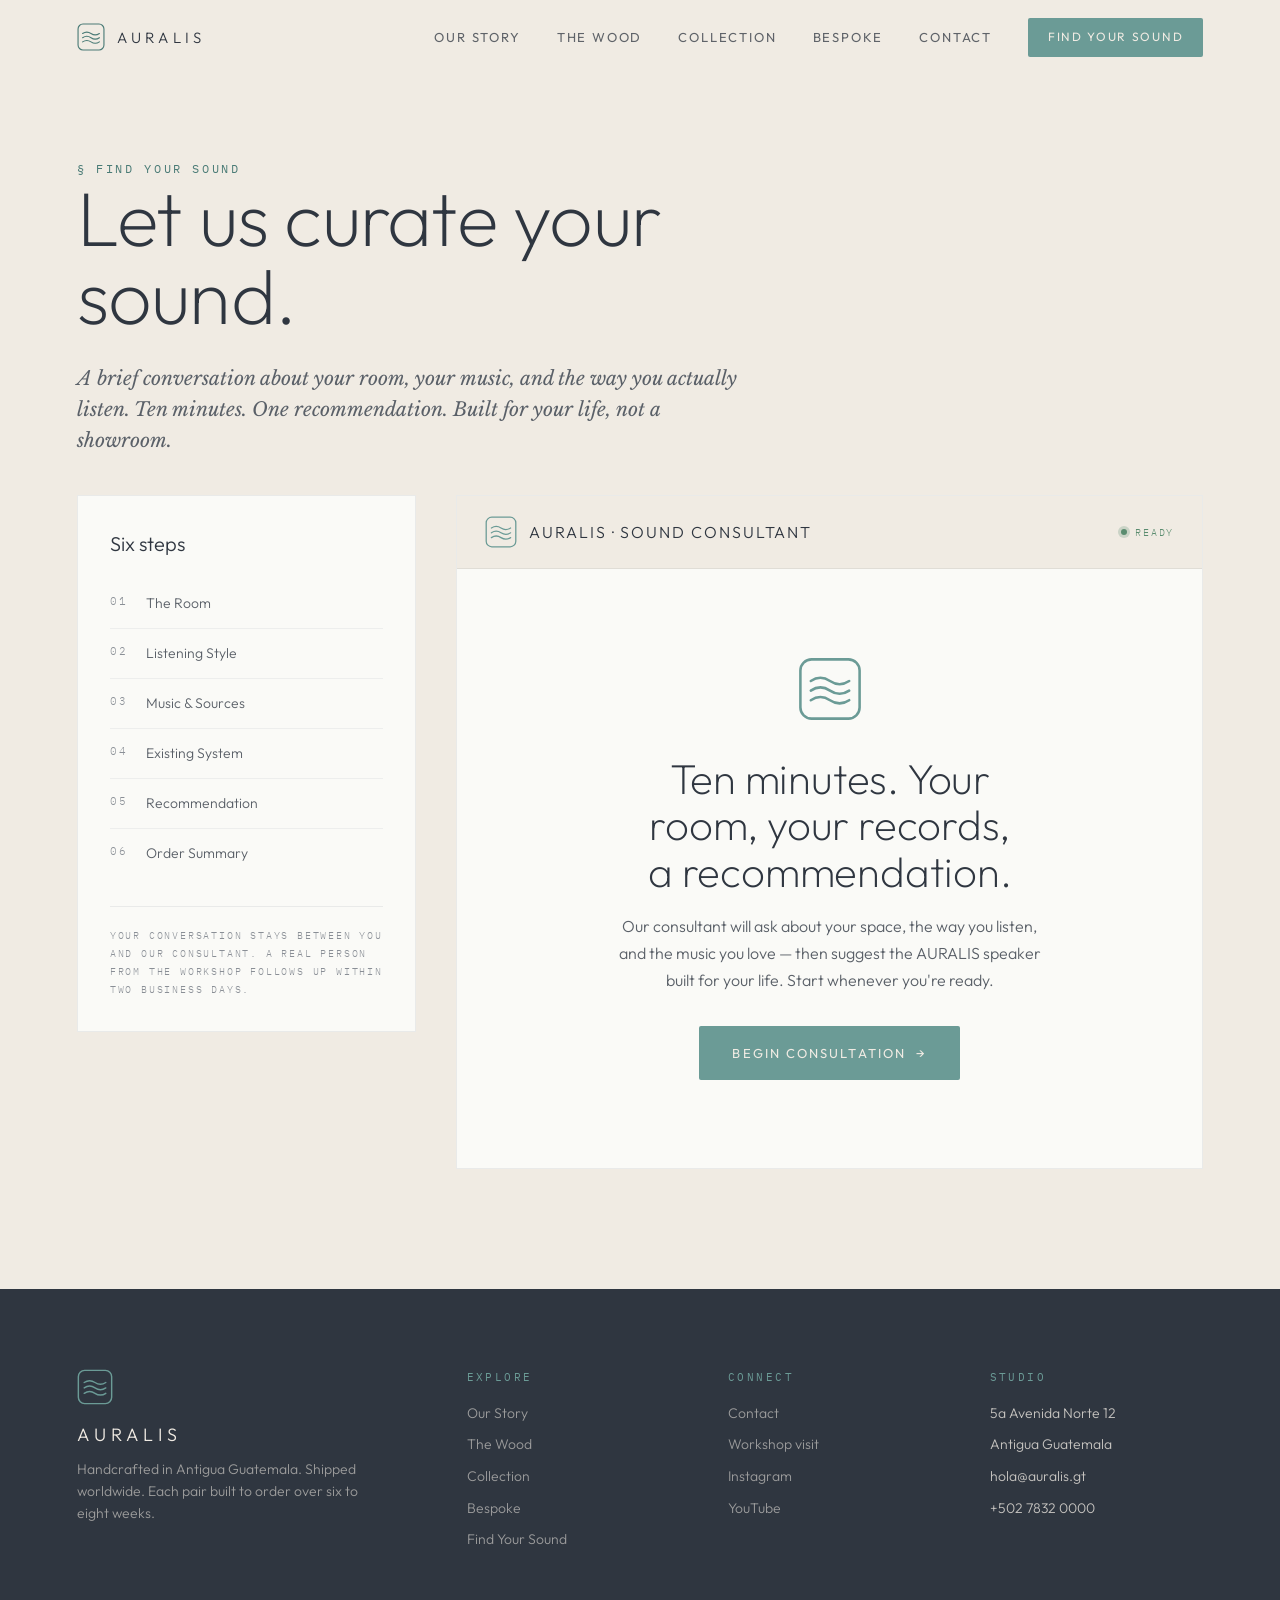
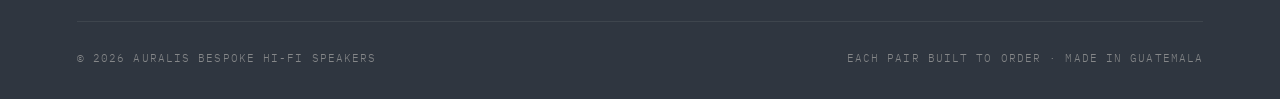
<file: consultation.html>
<!doctype html>
<html lang="en">
<head>
<meta charset="utf-8">
<meta name="viewport" content="width=device-width, initial-scale=1">
<title>Find Your Sound — AURALIS</title>
<link rel="preconnect" href="https://fonts.googleapis.com">
<link rel="preconnect" href="https://fonts.gstatic.com" crossorigin>
<link href="https://fonts.googleapis.com/css2?family=Outfit:wght@200;300;400;500&family=Libre+Baskerville:ital,wght@0,400;1,400&family=IBM+Plex+Mono:wght@300;400&display=swap" rel="stylesheet">
<link rel="stylesheet" href="assets/styles.css">
<style>
.page-hero { padding: 160px var(--pad) 40px; max-width: var(--max); margin: 0 auto; }
.page-hero h1 { font-size: clamp(44px, 6vw, 88px); font-weight: 200; letter-spacing: -0.01em; line-height: 1.02; max-width: 16ch; }
.page-hero .sub { font-family: var(--f-serif); font-style: italic; font-size: clamp(18px, 1.5vw, 22px); color: var(--stone); margin-top: 28px; max-width: 52ch; line-height: 1.6; }

.consult-layout {
  max-width: var(--max); margin: 0 auto; padding: 0 var(--pad) 120px;
  display: grid;
  grid-template-columns: 1fr 2.2fr;
  gap: 40px;
  align-items: start;
}
/* ── Tablet: collapse to single column ── */
@media (max-width: 900px) {
  .consult-layout {
    grid-template-columns: 1fr;
    gap: 24px;
  }
  /* Chat first, steps panel below */
  .chat-shell  { order: 1; }
  .side-panel  { order: 2; position: static; }
}

/* ── Phone: collapsible steps + always-visible input ── */
@media (max-width: 640px) {
  /* Compact hero — hide subtitle to reclaim vertical space */
  .page-hero { padding: 96px var(--pad) 16px; }
  .page-hero h1 { font-size: clamp(28px, 8vw, 40px); }
  .page-hero .sub { display: none; }

  /* Flex column so chat-shell can fill remaining viewport height */
  .consult-layout {
    display: flex;
    flex-direction: column;
    padding-bottom: 32px;
    gap: 0;
  }

  /* Chat fills all available space; input stays anchored at bottom */
  .chat-shell {
    order: 1;
    flex: 1;
    min-height: calc(100dvh - 220px);
    max-height: none;
    height: auto;
  }

  /* Steps panel collapses below chat */
  .side-panel {
    order: 2;
    padding: 0;
    margin-top: 12px;
  }

  /* Toggle button — shown only on mobile */
  .steps-toggle {
    display: flex;
    width: 100%;
    align-items: center;
    justify-content: space-between;
    padding: 14px 20px;
    cursor: pointer;
    text-align: left;
  }
  .steps-toggle-label { display: flex; align-items: center; gap: 12px; }
  .steps-toggle-label .sidx {
    font-family: var(--f-mono); font-size: 11px;
    letter-spacing: 0.18em; color: var(--teal);
  }
  .steps-toggle-label .slabel { font-size: 14px; color: var(--slate); font-weight: 400; }
  .steps-chevron { transition: transform 0.25s; color: var(--ash); flex-shrink: 0; }
  .steps-toggle[aria-expanded="true"] .steps-chevron { transform: rotate(180deg); }

  /* Collapsible body */
  .steps-body {
    display: none;
    padding: 4px 20px 16px;
    border-top: 1px solid rgba(47,54,64,0.08);
  }
  .steps-body.open { display: block; }
  .side-panel h3 { font-size: 16px; margin: 8px 0 12px; }
  .trust-note { margin-top: 16px; }

  /* Chat internals */
  .chat-header { padding: 14px 16px; }
  .chat-body { padding: 16px; gap: 12px; }
  .chat-quick { padding: 0 12px 8px; gap: 6px; }
  .quick-btn { font-size: 12px; padding: 7px 12px; }
  .chat-input-row { padding: 12px 16px; gap: 8px; }
  .chat-input { font-size: 16px; padding: 12px 14px; } /* 16px stops iOS zoom */
  .chat-send { padding: 0 14px; font-size: 11px; }
  .msg { max-width: 92%; }
  .intro-card { padding: 32px 20px; }
}

/* Side panel */
.side-panel {
  position: sticky; top: 100px;
  background: var(--parchment);
  border: 1px solid rgba(47,54,64,0.08);
  padding: 32px;
}
.side-panel h3 { font-family: var(--f-display); font-weight: 300; font-size: 20px; margin-bottom: 20px; }
.steps-list { list-style: none; }
.steps-list li {
  display: flex; gap: 14px; padding: 14px 0;
  border-bottom: 1px solid rgba(47,54,64,0.06);
}
.steps-list li:last-child { border-bottom: 0; }
.steps-list .sidx {
  font-family: var(--f-mono); font-size: 11px;
  letter-spacing: 0.18em; color: var(--ash);
  min-width: 22px;
}
.steps-list .slabel { font-size: 14px; color: var(--stone); line-height: 1.5; }
.steps-list li.active .slabel { color: var(--slate); }
.steps-list li.active .sidx { color: var(--teal); }
.steps-list li.done .slabel { color: var(--stone); }
.steps-list li.done .sidx { color: var(--teal-deep); }
.steps-list li.done .sidx::before { content: '✓ '; }

/* Steps toggle — hidden on desktop, revealed by mobile media query */
.steps-toggle { display: none; }

.trust-note {
  font-family: var(--f-mono); font-size: 10px;
  letter-spacing: 0.18em; color: var(--ash);
  text-transform: uppercase; margin-top: 28px;
  padding-top: 20px; border-top: 1px solid rgba(47,54,64,0.08);
  line-height: 1.8;
}

/* Chat */
.chat-shell {
  background: var(--parchment);
  border: 1px solid rgba(47,54,64,0.08);
  display: flex; flex-direction: column;
  min-height: 640px;
  max-height: 80vh;
}
.chat-header {
  display: flex; align-items: center; gap: 12px;
  padding: 20px 28px;
  border-bottom: 1px solid rgba(47,54,64,0.08);
  background: var(--cream);
}
.chat-header svg { width: 32px; height: 32px; color: var(--teal); }
.chat-header .ctitle { font-family: var(--f-display); font-weight: 300; font-size: 16px; letter-spacing: 0.12em; }
.chat-header .cstatus { font-family: var(--f-mono); font-size: 10px; letter-spacing: 0.18em; color: var(--jade); text-transform: uppercase; margin-left: auto; display: flex; align-items: center; gap: 8px; }
.chat-header .cstatus::before { content: ''; width: 6px; height: 6px; border-radius: 50%; background: var(--jade); box-shadow: 0 0 0 3px rgba(90,140,111,0.25); }

.chat-body {
  flex: 1; overflow-y: auto;
  padding: 28px;
  display: flex; flex-direction: column;
  gap: 18px;
}
.chat-body::-webkit-scrollbar { width: 6px; }
.chat-body::-webkit-scrollbar-thumb { background: rgba(47,54,64,0.15); border-radius: 3px; }

.msg { max-width: 80%; display: flex; flex-direction: column; gap: 6px; animation: slideIn 0.35s ease; }
@keyframes slideIn { from { opacity: 0; transform: translateY(10px); } to { opacity: 1; transform: none; } }
.msg .meta { font-family: var(--f-mono); font-size: 10px; letter-spacing: 0.2em; color: var(--ash); text-transform: uppercase; }
.msg .bubble {
  padding: 14px 18px;
  font-size: 15px;
  line-height: 1.6;
  border-radius: 2px;
  white-space: pre-wrap;
}
.msg.assistant { align-self: flex-start; }
.msg.assistant .bubble { background: var(--cream); color: var(--slate); border: 1px solid rgba(47,54,64,0.08); }
.msg.assistant .meta { color: var(--teal-deep); }
.msg.user { align-self: flex-end; }
.msg.user .bubble { background: var(--slate); color: var(--cream); }
.msg.user .meta { text-align: right; }

.typing {
  display: flex; gap: 4px; padding: 14px 18px;
  background: var(--cream);
  border: 1px solid rgba(47,54,64,0.08);
  align-self: flex-start;
  border-radius: 2px;
}
.typing span {
  width: 6px; height: 6px; border-radius: 50%;
  background: var(--teal);
  animation: bounce 1.4s infinite;
}
.typing span:nth-child(2) { animation-delay: 0.2s; }
.typing span:nth-child(3) { animation-delay: 0.4s; }
@keyframes bounce {
  0%, 60%, 100% { opacity: 0.3; transform: translateY(0); }
  30% { opacity: 1; transform: translateY(-4px); }
}

.chat-quick {
  display: flex; flex-wrap: wrap; gap: 8px;
  padding: 0 28px 8px;
}
.quick-btn {
  font-family: var(--f-display);
  font-size: 13px; font-weight: 300;
  padding: 8px 14px;
  border: 1px solid rgba(47,54,64,0.15);
  color: var(--slate);
  background: transparent;
  border-radius: 999px;
  transition: all 0.2s;
}
.quick-btn:hover { background: var(--slate); color: var(--cream); border-color: var(--slate); }

.chat-input-row {
  display: flex; gap: 12px;
  padding: 20px 28px;
  border-top: 1px solid rgba(47,54,64,0.08);
  background: var(--cream);
}
.chat-input {
  flex: 1;
  font-family: var(--f-display); font-size: 15px; font-weight: 300;
  padding: 14px 16px;
  border: 1px solid rgba(47,54,64,0.15);
  background: var(--parchment);
  color: var(--slate);
  outline: none;
  transition: border-color 0.2s;
}
.chat-input:focus { border-color: var(--teal); }
.chat-send {
  padding: 0 24px;
  background: var(--teal);
  color: var(--cream);
  font-family: var(--f-mono); font-size: 12px;
  letter-spacing: 0.18em; text-transform: uppercase;
  transition: background 0.2s;
  border-radius: 2px;
}
.chat-send:hover { background: var(--teal-deep); }
.chat-send:disabled { background: var(--ash); cursor: not-allowed; }

/* Intro state */
.intro-card {
  padding: 60px 40px;
  text-align: center;
  max-width: 520px; margin: auto;
}
.intro-card svg { width: 64px; height: 64px; color: var(--teal); margin: 0 auto 28px; }
.intro-card h2 { font-size: clamp(30px, 3.4vw, 42px); font-weight: 200; letter-spacing: -0.005em; line-height: 1.1; margin-bottom: 18px; text-wrap: balance; }
.intro-card p { margin: 0 auto 32px; font-size: 16px; line-height: 1.7; }
</style>
</head>
<body>

<section class="page-hero">
  <div class="eyebrow reveal">§ Find Your Sound</div>
  <h1 class="reveal">Let us curate your sound.</h1>
  <p class="sub reveal">
    A brief conversation about your room, your music, and the way you actually listen. Ten
    minutes. One recommendation. Built for your life, not a showroom.
  </p>
</section>

<section>
  <div class="consult-layout">
    <aside class="side-panel reveal">
      <!-- Mobile: collapsible toggle showing current step -->
      <button class="steps-toggle" id="steps-toggle" aria-expanded="false">
        <div class="steps-toggle-label">
          <span class="sidx" id="toggle-idx">—</span>
          <span class="slabel" id="toggle-name">Six steps</span>
        </div>
        <svg class="steps-chevron" viewBox="0 0 16 16" fill="none" width="14" height="14" aria-hidden="true">
          <path d="M3 6l5 5 5-5" stroke="currentColor" stroke-width="1.5" stroke-linecap="round" stroke-linejoin="round"/>
        </svg>
      </button>
      <!-- Desktop: always visible; mobile: revealed when toggle is open -->
      <div class="steps-body" id="steps-body">
        <h3>Six steps</h3>
        <ol class="steps-list" id="step-list">
          <li data-step="room"><span class="sidx">01</span><span class="slabel">The Room</span></li>
          <li data-step="listen"><span class="sidx">02</span><span class="slabel">Listening Style</span></li>
          <li data-step="music"><span class="sidx">03</span><span class="slabel">Music &amp; Sources</span></li>
          <li data-step="system"><span class="sidx">04</span><span class="slabel">Existing System</span></li>
          <li data-step="rec"><span class="sidx">05</span><span class="slabel">Recommendation</span></li>
          <li data-step="order"><span class="sidx">06</span><span class="slabel">Order Summary</span></li>
        </ol>
        <div class="trust-note">
          Your conversation stays between you and our consultant. A real person from the workshop
          follows up within two business days.
        </div>
      </div>
    </aside>

    <div class="chat-shell reveal" id="chat-shell">
      <div class="chat-header">
        <svg viewBox="0 0 40 40" fill="none">
          <rect x="1.5" y="1.5" width="37" height="37" rx="7" stroke="currentColor" stroke-width="1.6"/>
          <path d="M8 15 Q14 11 20 15 T32 15" stroke="currentColor" stroke-width="1.6" fill="none" stroke-linecap="round"/>
          <path d="M8 21 Q14 17 20 21 T32 21" stroke="currentColor" stroke-width="1.6" fill="none" stroke-linecap="round"/>
          <path d="M8 27 Q14 23 20 27 T32 27" stroke="currentColor" stroke-width="1.6" fill="none" stroke-linecap="round"/>
        </svg>
        <div class="ctitle">AURALIS · SOUND CONSULTANT</div>
        <div class="cstatus" id="c-status">Ready</div>
      </div>
      <div class="chat-body" id="chat-body">
        <div class="intro-card" id="intro-card">
          <svg viewBox="0 0 40 40" fill="none">
            <rect x="1.5" y="1.5" width="37" height="37" rx="7" stroke="currentColor" stroke-width="1.6"/>
            <path d="M8 15 Q14 11 20 15 T32 15" stroke="currentColor" stroke-width="1.6" fill="none" stroke-linecap="round"/>
            <path d="M8 21 Q14 17 20 21 T32 21" stroke="currentColor" stroke-width="1.6" fill="none" stroke-linecap="round"/>
            <path d="M8 27 Q14 23 20 27 T32 27" stroke="currentColor" stroke-width="1.6" fill="none" stroke-linecap="round"/>
          </svg>
          <h2>Ten minutes. Your room, your records, a recommendation.</h2>
          <p class="mute">
            Our consultant will ask about your space, the way you listen, and the music you love —
            then suggest the AURALIS speaker built for your life. Start whenever you're ready.
          </p>
          <button class="btn btn-primary" id="begin">Begin Consultation <span class="arrow">→</span></button>
        </div>
      </div>
      <div class="chat-quick" id="chat-quick" style="display:none;"></div>
      <div class="chat-input-row" id="chat-input-row" style="display:none;">
        <input class="chat-input" id="chat-input" placeholder="Type your answer…" autocomplete="off"/>
        <button class="chat-send" id="chat-send">Send</button>
      </div>
    </div>
  </div>
</section>

<script>
  window.AURALIS_CHAT_ENDPOINT = "https://awytafjpzovrexswkeup.supabase.co/functions/v1/chat";
  window.AURALIS_SUPABASE_ANON_KEY = "sb_publishable_GLDmQxjeON0FX9rt0-YWow_LUMPDOOp";
</script>
<script src="assets/shared.js?v=2"></script>
<script src="assets/data.js?v=2"></script>
<script>
AURALIS.initPage('consult');

const chatBody = document.getElementById('chat-body');
const chatInput = document.getElementById('chat-input');
const chatSend = document.getElementById('chat-send');
const chatQuick = document.getElementById('chat-quick');
const stepList = document.getElementById('step-list');
const statusEl = document.getElementById('c-status');

const messages = []; // {role, content}
let currentStep = 'room';
let typingEl = null;

const STEPS = ['room','listen','music','system','rec','order'];

function setStep(step) {
  currentStep = step;
  const idx = STEPS.indexOf(step);
  stepList.querySelectorAll('li').forEach((li, i) => {
    li.classList.toggle('active', i === idx);
    li.classList.toggle('done', i < idx);
  });
  // Keep the mobile toggle label in sync with the current step
  const activeLi = stepList.querySelectorAll('li')[idx];
  if (activeLi) {
    document.getElementById('toggle-idx').textContent = activeLi.querySelector('.sidx').textContent;
    document.getElementById('toggle-name').textContent = activeLi.querySelector('.slabel').textContent;
  }
  // Auto-collapse the steps drawer on mobile when a new step begins
  if (window.innerWidth <= 900) {
    document.getElementById('steps-body').classList.remove('open');
    document.getElementById('steps-toggle').setAttribute('aria-expanded', 'false');
  }
}

function addMsg(role, content) {
  const el = document.createElement('div');
  el.className = 'msg ' + role;
  el.innerHTML = `
    <div class="meta">${role === 'assistant' ? 'AURALIS' : 'You'}</div>
    <div class="bubble"></div>
  `;
  el.querySelector('.bubble').textContent = content;
  chatBody.appendChild(el);
  chatBody.scrollTop = chatBody.scrollHeight;
}

function showTyping() {
  hideTyping();
  typingEl = document.createElement('div');
  typingEl.className = 'typing';
  typingEl.innerHTML = '<span></span><span></span><span></span>';
  chatBody.appendChild(typingEl);
  chatBody.scrollTop = chatBody.scrollHeight;
}
function hideTyping() { if (typingEl) { typingEl.remove(); typingEl = null; } }

function setQuick(options) {
  chatQuick.innerHTML = '';
  if (!options || !options.length) { chatQuick.style.display = 'none'; return; }
  chatQuick.style.display = 'flex';
  options.forEach(opt => {
    const b = document.createElement('button');
    b.className = 'quick-btn';
    b.textContent = opt;
    b.onclick = () => { chatInput.value = opt; sendMessage(); };
    chatQuick.appendChild(b);
  });
}

function addStreamingAssistantBubble() {
  const el = document.createElement('div');
  el.className = 'msg assistant';
  el.innerHTML = `
    <div class="meta">AURALIS</div>
    <div class="bubble"></div>
  `;
  chatBody.appendChild(el);
  chatBody.scrollTop = chatBody.scrollHeight;
  return el.querySelector('.bubble');
}

async function callClaude(userText) {
  messages.push({ role: 'user', content: userText });
  showTyping();
  statusEl.textContent = 'Thinking';

  try {
    const res = await fetch(window.AURALIS_CHAT_ENDPOINT, {
      method: 'POST',
      headers: {
        'Content-Type': 'application/json',
        'apikey': window.AURALIS_SUPABASE_ANON_KEY,
        'Authorization': `Bearer ${window.AURALIS_SUPABASE_ANON_KEY}`,
      },
      body: JSON.stringify({ messages }),
    });

    if (!res.ok || !res.body) {
      const errText = await res.text().catch(() => '');
      throw new Error(`Chat failed (${res.status}) ${errText}`);
    }

    const reader = res.body.getReader();
    const decoder = new TextDecoder();
    let buffer = '';
    let assistantText = '';
    let bubble = null;

    while (true) {
      const { value, done } = await reader.read();
      if (done) break;
      buffer += decoder.decode(value, { stream: true });

      const lines = buffer.split('\n');
      buffer = lines.pop() || '';

      for (const line of lines) {
        if (!line.startsWith('data: ')) continue;
        const payload = line.slice(6).trim();
        if (!payload) continue;
        const evt = JSON.parse(payload);
        if (evt.text) {
          if (!bubble) {
            hideTyping();
            bubble = addStreamingAssistantBubble();
            statusEl.textContent = 'Speaking';
          }
          assistantText += evt.text;
          bubble.textContent = assistantText;
          chatBody.scrollTop = chatBody.scrollHeight;
        } else if (evt.error) {
          throw new Error(evt.error);
        }
      }
    }

    if (!assistantText) throw new Error('Empty response');
    messages.push({ role: 'assistant', content: assistantText });
    statusEl.textContent = 'Ready';
    inferStep(assistantText);
  } catch (err) {
    hideTyping();
    statusEl.textContent = 'Error';
    addMsg('assistant', "Sorry — the line dropped for a moment. Could you say that again?");
    console.error(err);
    messages.pop();
  }
}

function inferStep(text) {
  const t = text.toLowerCase();
  if (/\b(name|email|shipping|invoice|address|country|city)\b/.test(t) || /\bfull name\b/.test(t)) setStep('order');
  else if (/(recommend|suggest|pair you with|would be the|fits your|for your room|i'd put you|i would put you|points to|balam|k'uhul|ixchel|tz'ikin)/i.test(t) && currentStep !== 'order') setStep('rec');
  else if (/\b(amp|amplifier|dac|turntable|streamer|phono|source component|budget|existing)\b/.test(t)) setStep('system');
  else if (/\b(genre|listen to|music|artist|vinyl|streaming|records)\b/.test(t)) setStep('music');
  else if (/\b(nearfield|critical|background|couch|sofa|desk|late night|loud|volume)\b/.test(t)) setStep('listen');
}

async function sendMessage() {
  const text = chatInput.value.trim();
  if (!text) return;
  addMsg('user', text);
  chatInput.value = '';
  setQuick([]);
  chatSend.disabled = true;
  await callClaude(text);
  chatSend.disabled = false;
  chatInput.focus();
}

chatSend.addEventListener('click', sendMessage);
chatInput.addEventListener('keydown', (e) => { if (e.key === 'Enter') sendMessage(); });

// Mobile steps toggle
document.getElementById('steps-toggle').addEventListener('click', () => {
  const body = document.getElementById('steps-body');
  const toggle = document.getElementById('steps-toggle');
  const open = body.classList.toggle('open');
  toggle.setAttribute('aria-expanded', String(open));
});

document.getElementById('begin').addEventListener('click', async () => {
  document.getElementById('intro-card').remove();
  document.getElementById('chat-input-row').style.display = 'flex';
  setStep('room');

  // Greeting is shown locally only — not in messages[] because the
  // API requires conversation to start from the user's side.
  const greeting = "Welcome. I'm the AURALIS consultant — I'll help you find the speaker that fits your room and the way you actually listen.\n\nLet's start with the room. How large is the space — a cozy study, a mid-size living room, or something larger? And is it open-plan, or a defined room?";
  addMsg('assistant', greeting);
  setQuick(['Small study', 'Mid-size living room', 'Large / open-plan', 'Dedicated listening room']);
  chatInput.focus();
});
</script>

</body>
</html>
</file>
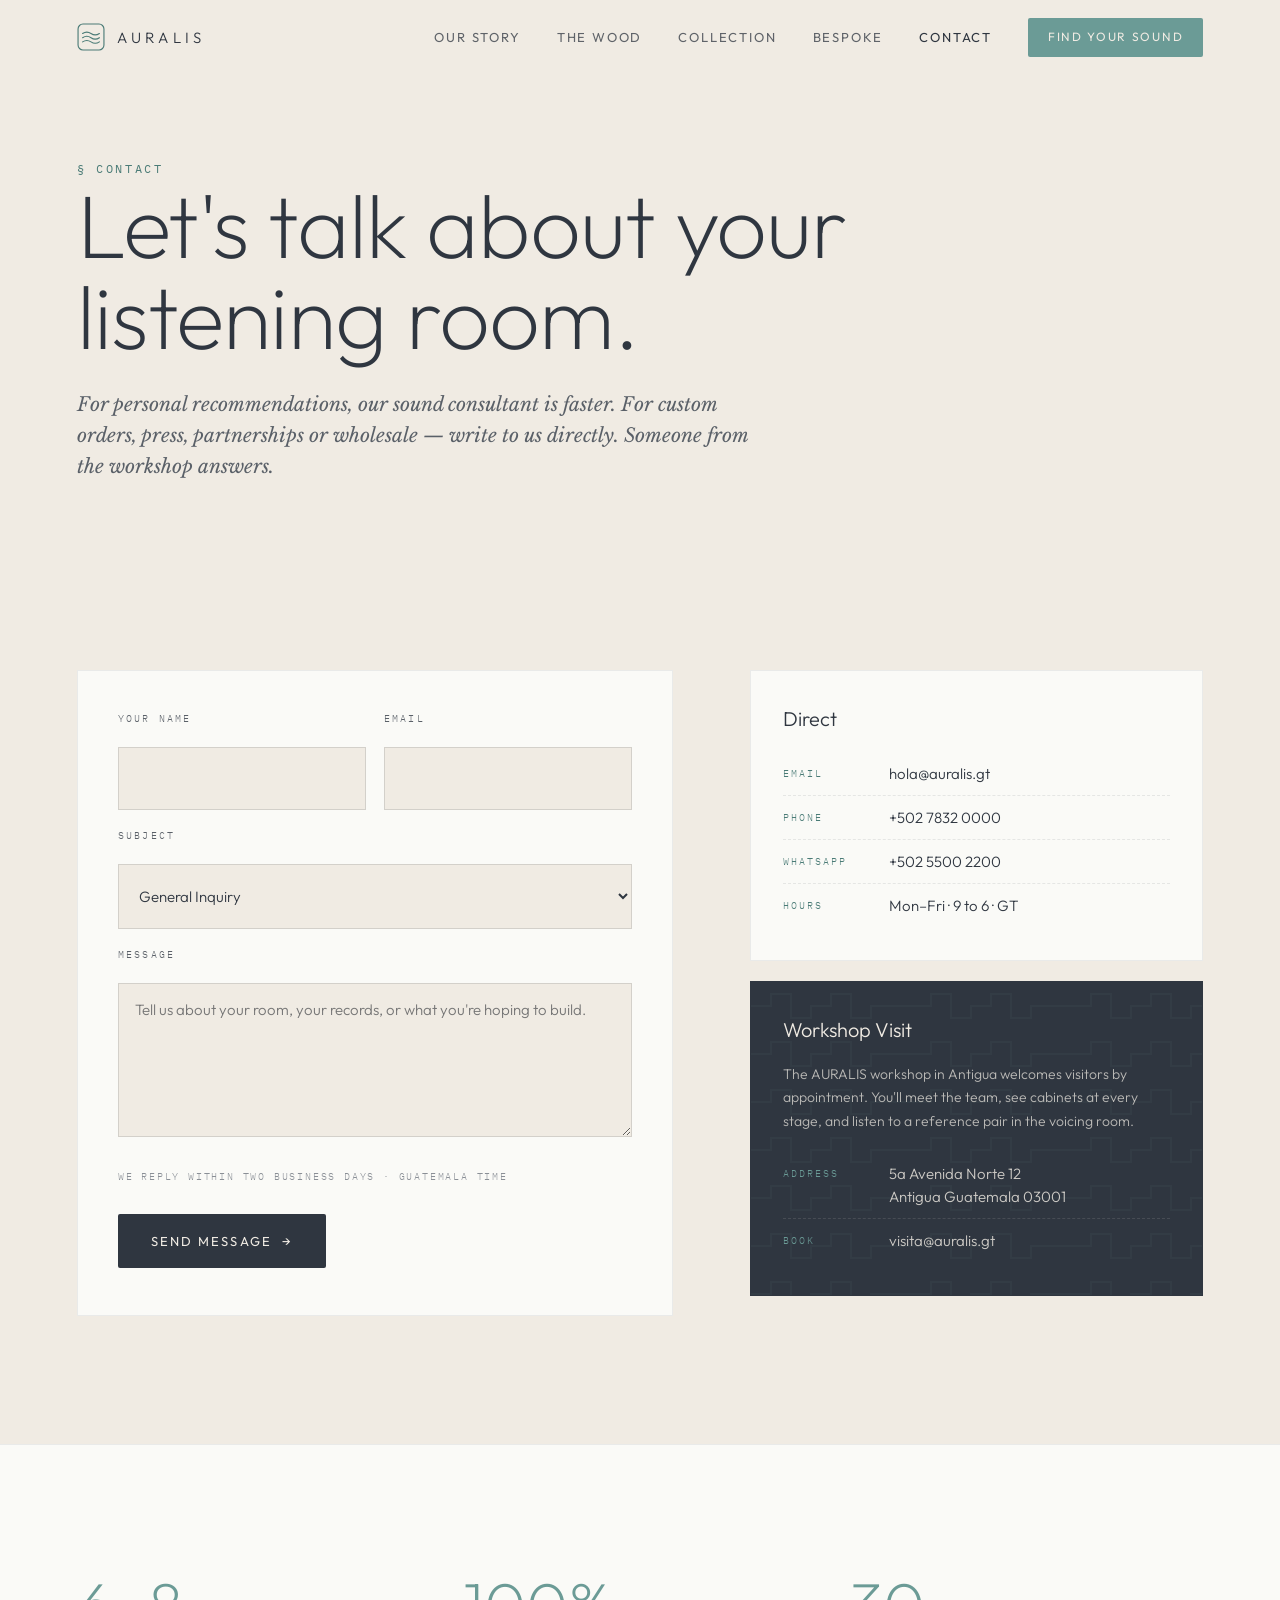
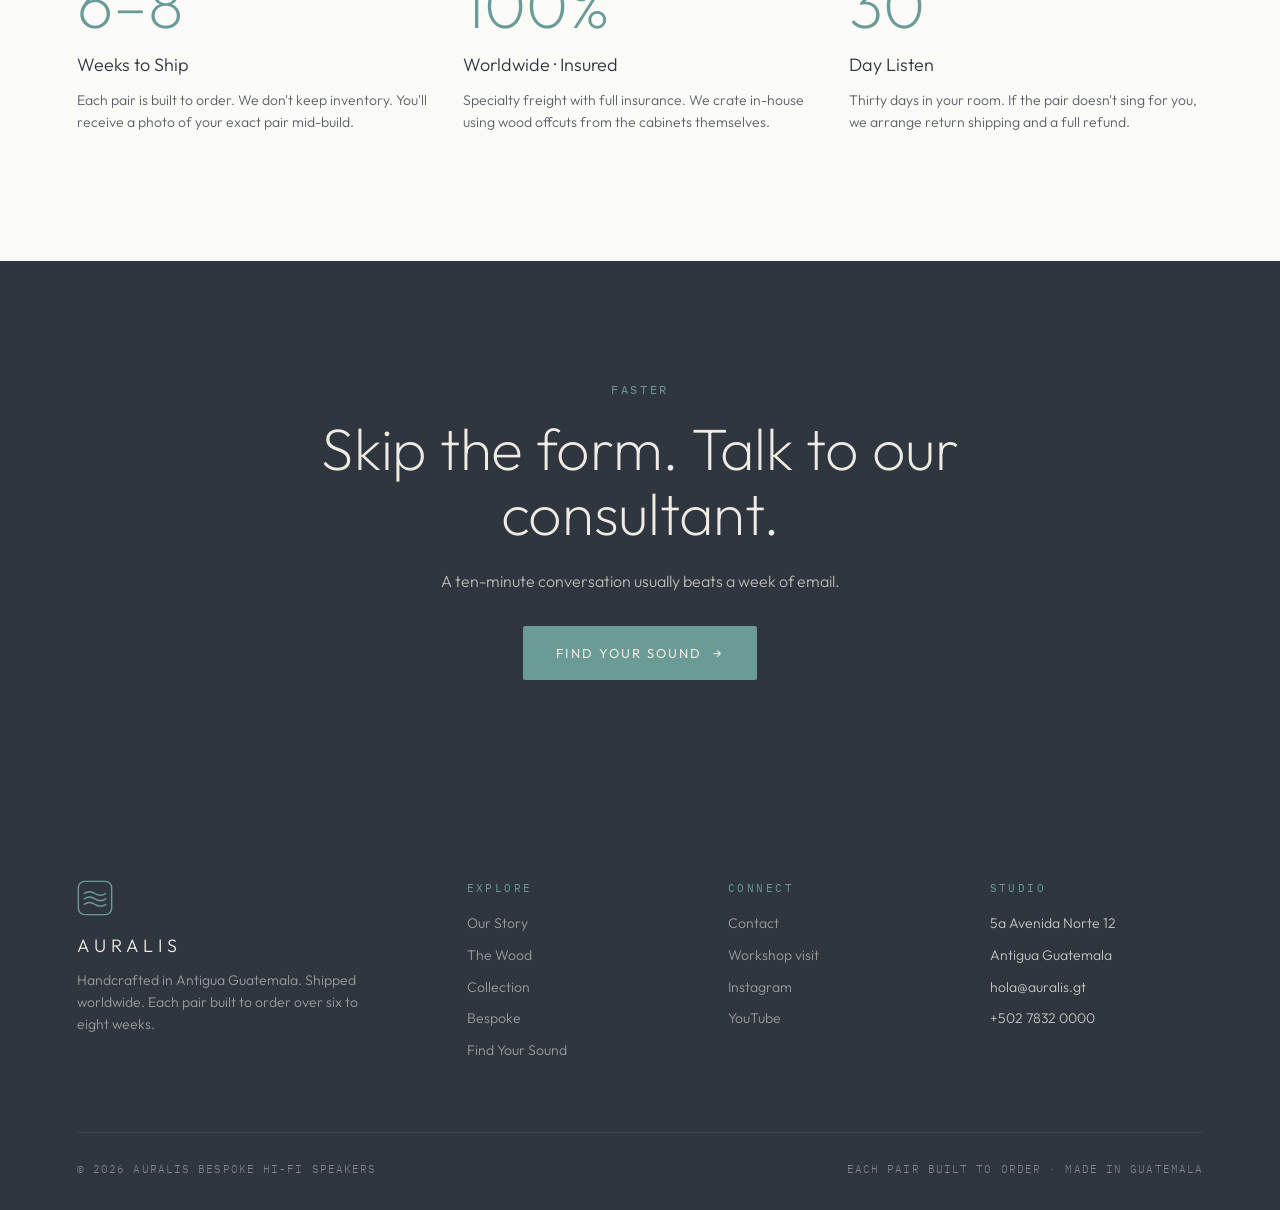
<file: contact.html>
<!doctype html>
<html lang="en">
<head>
<meta charset="utf-8">
<meta name="viewport" content="width=device-width, initial-scale=1">
<title>Contact — AURALIS</title>
<link rel="preconnect" href="https://fonts.googleapis.com">
<link rel="preconnect" href="https://fonts.gstatic.com" crossorigin>
<link href="https://fonts.googleapis.com/css2?family=Outfit:wght@200;300;400;500&family=Libre+Baskerville:ital,wght@0,400;1,400&family=IBM+Plex+Mono:wght@300;400&display=swap" rel="stylesheet">
<link rel="stylesheet" href="assets/styles.css">
<style>
.page-hero { padding: 160px var(--pad) 60px; max-width: var(--max); margin: 0 auto; }
.page-hero h1 { font-size: clamp(48px, 7vw, 96px); font-weight: 200; letter-spacing: -0.01em; line-height: 1.02; max-width: 14ch; }
.page-hero .sub { font-family: var(--f-serif); font-style: italic; font-size: clamp(18px, 1.5vw, 22px); color: var(--stone); margin-top: 28px; max-width: 52ch; line-height: 1.6; }

.contact-grid {
  max-width: var(--max); margin: 0 auto; padding: 0 var(--pad);
  display: grid; grid-template-columns: 1.3fr 1fr;
  gap: clamp(40px, 6vw, 80px);
}
@media (max-width: 900px) { .contact-grid { grid-template-columns: 1fr; } }

/* Form */
.contact-form {
  display: grid; gap: 18px;
  background: var(--parchment);
  border: 1px solid rgba(47,54,64,0.08);
  padding: 40px;
}
.field { display: grid; gap: 8px; }
.field label {
  font-family: var(--f-mono); font-size: 10px;
  letter-spacing: 0.22em; text-transform: uppercase;
  color: var(--stone);
}
.field input, .field select, .field textarea {
  font-family: var(--f-display); font-size: 15px; font-weight: 300;
  padding: 14px 16px;
  border: 1px solid rgba(47,54,64,0.15);
  background: var(--cream);
  color: var(--slate);
  outline: none;
  transition: border-color 0.2s, background 0.2s;
  border-radius: 0;
}
.field input:focus, .field select:focus, .field textarea:focus {
  border-color: var(--teal);
  background: #fff;
}
.field textarea { min-height: 140px; resize: vertical; font-family: inherit; line-height: 1.6; }
.field.row { grid-template-columns: 1fr 1fr; gap: 18px; }
@media (max-width: 600px) { .field.row { grid-template-columns: 1fr; } }
.field.row > .field { display: grid; gap: 8px; }
.submit-row { display: flex; justify-content: space-between; align-items: center; margin-top: 8px; gap: 16px; flex-wrap: wrap; }
.submit-row .note { font-family: var(--f-mono); font-size: 10px; letter-spacing: 0.18em; color: var(--ash); text-transform: uppercase; }
.form-success {
  display: none;
  padding: 20px 24px; background: rgba(90,140,111,0.12);
  border-left: 2px solid var(--jade);
  font-size: 14px; color: var(--slate);
}
.form-success.show { display: block; }

/* Direct info */
.info-block {
  padding: 32px;
  background: var(--parchment);
  border: 1px solid rgba(47,54,64,0.08);
  margin-bottom: 20px;
}
.info-block h3 { font-family: var(--f-display); font-weight: 300; font-size: 20px; margin-bottom: 18px; }
.info-row { display: flex; gap: 16px; padding: 10px 0; border-bottom: 1px dashed rgba(47,54,64,0.1); }
.info-row:last-child { border-bottom: 0; }
.info-row .ikey { font-family: var(--f-mono); font-size: 10px; letter-spacing: 0.2em; color: var(--teal-deep); text-transform: uppercase; min-width: 90px; padding-top: 4px; }
.info-row .ival { font-size: 15px; color: var(--slate); }
.info-row .ival a:hover { color: var(--teal-deep); }

.info-block.dark { background: var(--obsidian); color: var(--cream); border-color: transparent; position: relative; overflow: hidden; }
.info-block.dark h3 { color: var(--cream); }
.info-block.dark .info-row { border-bottom-color: rgba(240,235,227,0.12); }
.info-block.dark .ival { color: rgba(240,235,227,0.82); }
.info-block.dark .ikey { color: var(--teal); }
.info-block.dark::before {
  content: '';
  position: absolute; inset: 0;
  background-image: url("data:image/svg+xml;utf8,<svg xmlns='http://www.w3.org/2000/svg' viewBox='0 0 80 24'><path d='M0 12 L10 12 L10 6 L20 6 L20 18 L30 18 L30 12 L40 12 L40 6 L50 6 L50 18 L60 18 L60 12 L80 12' fill='none' stroke='%236B9B96' stroke-width='1'/></svg>");
  background-size: 160px 48px; opacity: 0.06; pointer-events: none;
}
.info-block.dark > * { position: relative; }

.workshop-visit {
  background: var(--cream);
  border: 1px solid rgba(47,54,64,0.08);
  padding: 40px;
  margin: 80px auto 0;
  max-width: var(--max);
  margin-left: var(--pad);
  margin-right: var(--pad);
  display: grid; grid-template-columns: 1fr 1fr;
  gap: clamp(32px, 5vw, 80px);
  align-items: center;
}
@media (max-width: 820px) { .workshop-visit { grid-template-columns: 1fr; } }
.workshop-visual {
  aspect-ratio: 4/3;
  background: linear-gradient(135deg, #3a4a40 0%, #1f2a26 100%);
  position: relative;
}
.workshop-visual::after {
  content: 'ANTIGUA · WORKSHOP';
  position: absolute; bottom: 16px; left: 16px;
  font-family: var(--f-mono); font-size: 10px;
  letter-spacing: 0.22em; color: rgba(240,235,227,0.5);
  padding: 5px 10px; border: 1px solid rgba(240,235,227,0.2);
}

.shipping-strip {
  display: grid; grid-template-columns: repeat(3, 1fr); gap: 32px;
  max-width: var(--max); margin: 0 auto; padding: 0 var(--pad);
}
@media (max-width: 820px) { .shipping-strip { grid-template-columns: 1fr; } }
.ship-item .num {
  font-family: var(--f-display); font-weight: 200;
  font-size: clamp(48px, 5vw, 72px); color: var(--teal);
  line-height: 1; margin-bottom: 14px;
}
.ship-item h4 { font-family: var(--f-display); font-weight: 300; font-size: 18px; margin-bottom: 10px; }
.ship-item p { font-size: 14px; line-height: 1.6; }
</style>
</head>
<body>

<section class="page-hero">
  <div class="eyebrow reveal">§ Contact</div>
  <h1 class="reveal">Let's talk about your listening room.</h1>
  <p class="sub reveal">
    For personal recommendations, our sound consultant is faster. For custom orders, press,
    partnerships or wholesale — write to us directly. Someone from the workshop answers.
  </p>
</section>

<section class="section">
  <div class="contact-grid">
    <form class="contact-form reveal" id="contact-form" novalidate>
      <div class="field row">
        <div class="field"><label for="f-name">Your Name</label><input id="f-name" name="name" required></div>
        <div class="field"><label for="f-email">Email</label><input id="f-email" name="email" type="email" required></div>
      </div>
      <div class="field">
        <label for="f-subject">Subject</label>
        <select id="f-subject" name="subject">
          <option>General Inquiry</option>
          <option>Custom Order</option>
          <option>Press</option>
          <option>Wholesale &amp; Partnership</option>
          <option>Workshop Visit</option>
        </select>
      </div>
      <div class="field">
        <label for="f-message">Message</label>
        <textarea id="f-message" name="message" placeholder="Tell us about your room, your records, or what you're hoping to build." required></textarea>
      </div>
      <div class="submit-row">
        <div class="note">We reply within two business days · Guatemala time</div>
        <button type="submit" class="btn btn-dark">Send Message <span class="arrow">→</span></button>
      </div>
      <div class="form-success" id="form-success">
        Thank you. Your message is on its way to the workshop. Someone will reply within two business days.
      </div>
    </form>

    <div class="reveal">
      <div class="info-block">
        <h3>Direct</h3>
        <div class="info-row"><span class="ikey">Email</span><span class="ival"><a href="mailto:hola@auralis.gt">hola@auralis.gt</a></span></div>
        <div class="info-row"><span class="ikey">Phone</span><span class="ival">+502 7832 0000</span></div>
        <div class="info-row"><span class="ikey">WhatsApp</span><span class="ival"><a href="#">+502 5500 2200</a></span></div>
        <div class="info-row"><span class="ikey">Hours</span><span class="ival">Mon–Fri · 9 to 6 · GT</span></div>
      </div>
      <div class="info-block dark" id="visit">
        <h3>Workshop Visit</h3>
        <p style="font-size: 14px; line-height: 1.7; margin-bottom: 18px; color: rgba(240,235,227,0.72);">
          The AURALIS workshop in Antigua welcomes visitors by appointment. You'll meet the team,
          see cabinets at every stage, and listen to a reference pair in the voicing room.
        </p>
        <div class="info-row"><span class="ikey">Address</span><span class="ival">5a Avenida Norte 12<br/>Antigua Guatemala 03001</span></div>
        <div class="info-row"><span class="ikey">Book</span><span class="ival"><a href="mailto:visita@auralis.gt">visita@auralis.gt</a></span></div>
      </div>
    </div>
  </div>
</section>

<section class="section alt">
  <div class="shipping-strip">
    <div class="ship-item reveal">
      <div class="num">6–8</div>
      <h4>Weeks to Ship</h4>
      <p>Each pair is built to order. We don't keep inventory. You'll receive a photo of your exact pair mid-build.</p>
    </div>
    <div class="ship-item reveal">
      <div class="num">100%</div>
      <h4>Worldwide · Insured</h4>
      <p>Specialty freight with full insurance. We crate in-house using wood offcuts from the cabinets themselves.</p>
    </div>
    <div class="ship-item reveal">
      <div class="num">30</div>
      <h4>Day Listen</h4>
      <p>Thirty days in your room. If the pair doesn't sing for you, we arrange return shipping and a full refund.</p>
    </div>
  </div>
</section>

<section class="consult-cta" style="background: var(--obsidian); color: var(--cream); padding: clamp(72px, 10vw, 120px) var(--pad); text-align: center;">
  <div style="position: relative; max-width: 720px; margin: 0 auto;">
    <div class="eyebrow" style="color: var(--teal);">Faster</div>
    <h2 class="h1" style="color: var(--cream); margin: 16px 0 24px;">Skip the form. Talk to our consultant.</h2>
    <p style="color: rgba(240,235,227,0.72); max-width: 48ch; margin: 0 auto 32px; font-size: 16px;">
      A ten-minute conversation usually beats a week of email.
    </p>
    <a href="consultation.html" class="btn btn-primary">Find Your Sound <span class="arrow">→</span></a>
  </div>
</section>

<script src="assets/shared.js?v=2"></script>
<script>
AURALIS.initPage('contact');

const form = document.getElementById('contact-form');
form.addEventListener('submit', (e) => {
  e.preventDefault();
  // Simple client-side validation
  const name = document.getElementById('f-name').value.trim();
  const email = document.getElementById('f-email').value.trim();
  const msg = document.getElementById('f-message').value.trim();
  if (!name || !email || !msg) {
    alert('Please fill in name, email and message.');
    return;
  }
  document.getElementById('form-success').classList.add('show');
  form.querySelectorAll('input, select, textarea').forEach(el => el.value = el.tagName === 'SELECT' ? el.options[0].value : '');
  document.getElementById('form-success').scrollIntoView({behavior: 'smooth', block: 'center'});
});
</script>
</body>
</html>
</file>
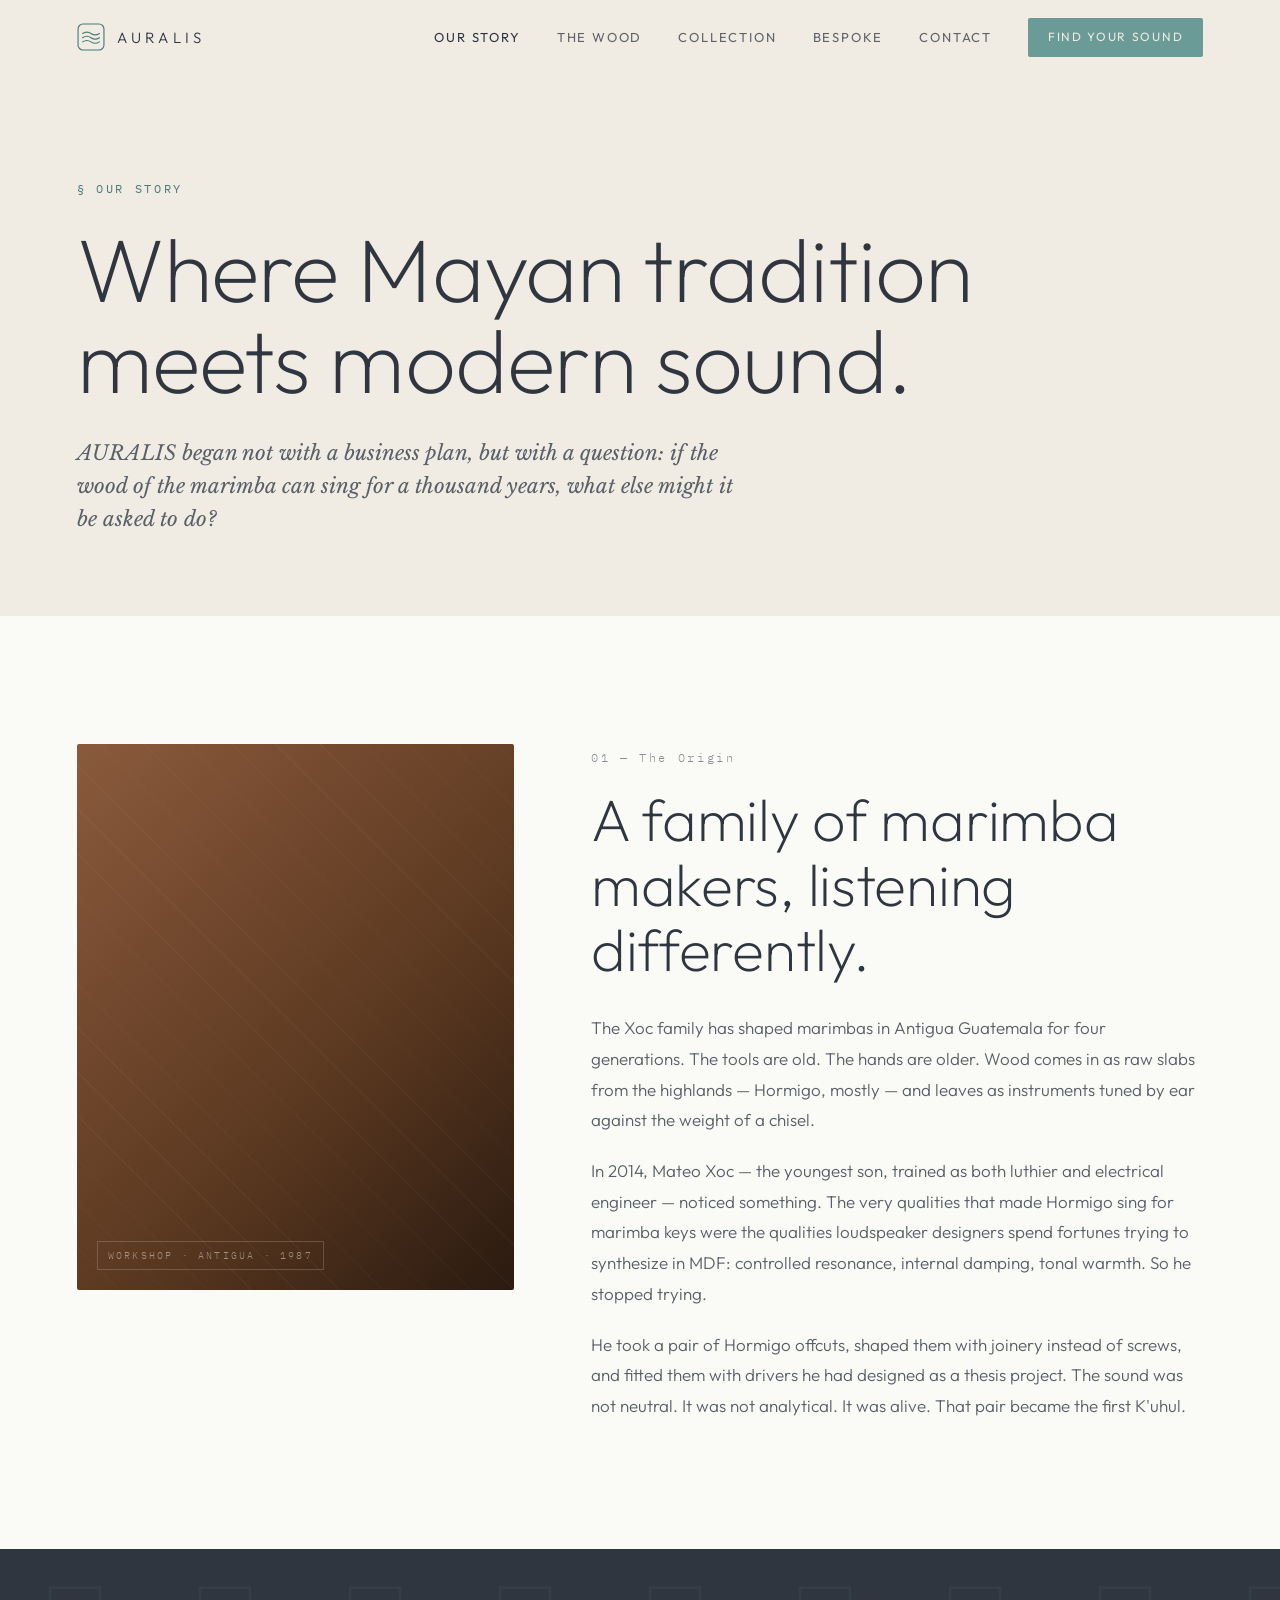
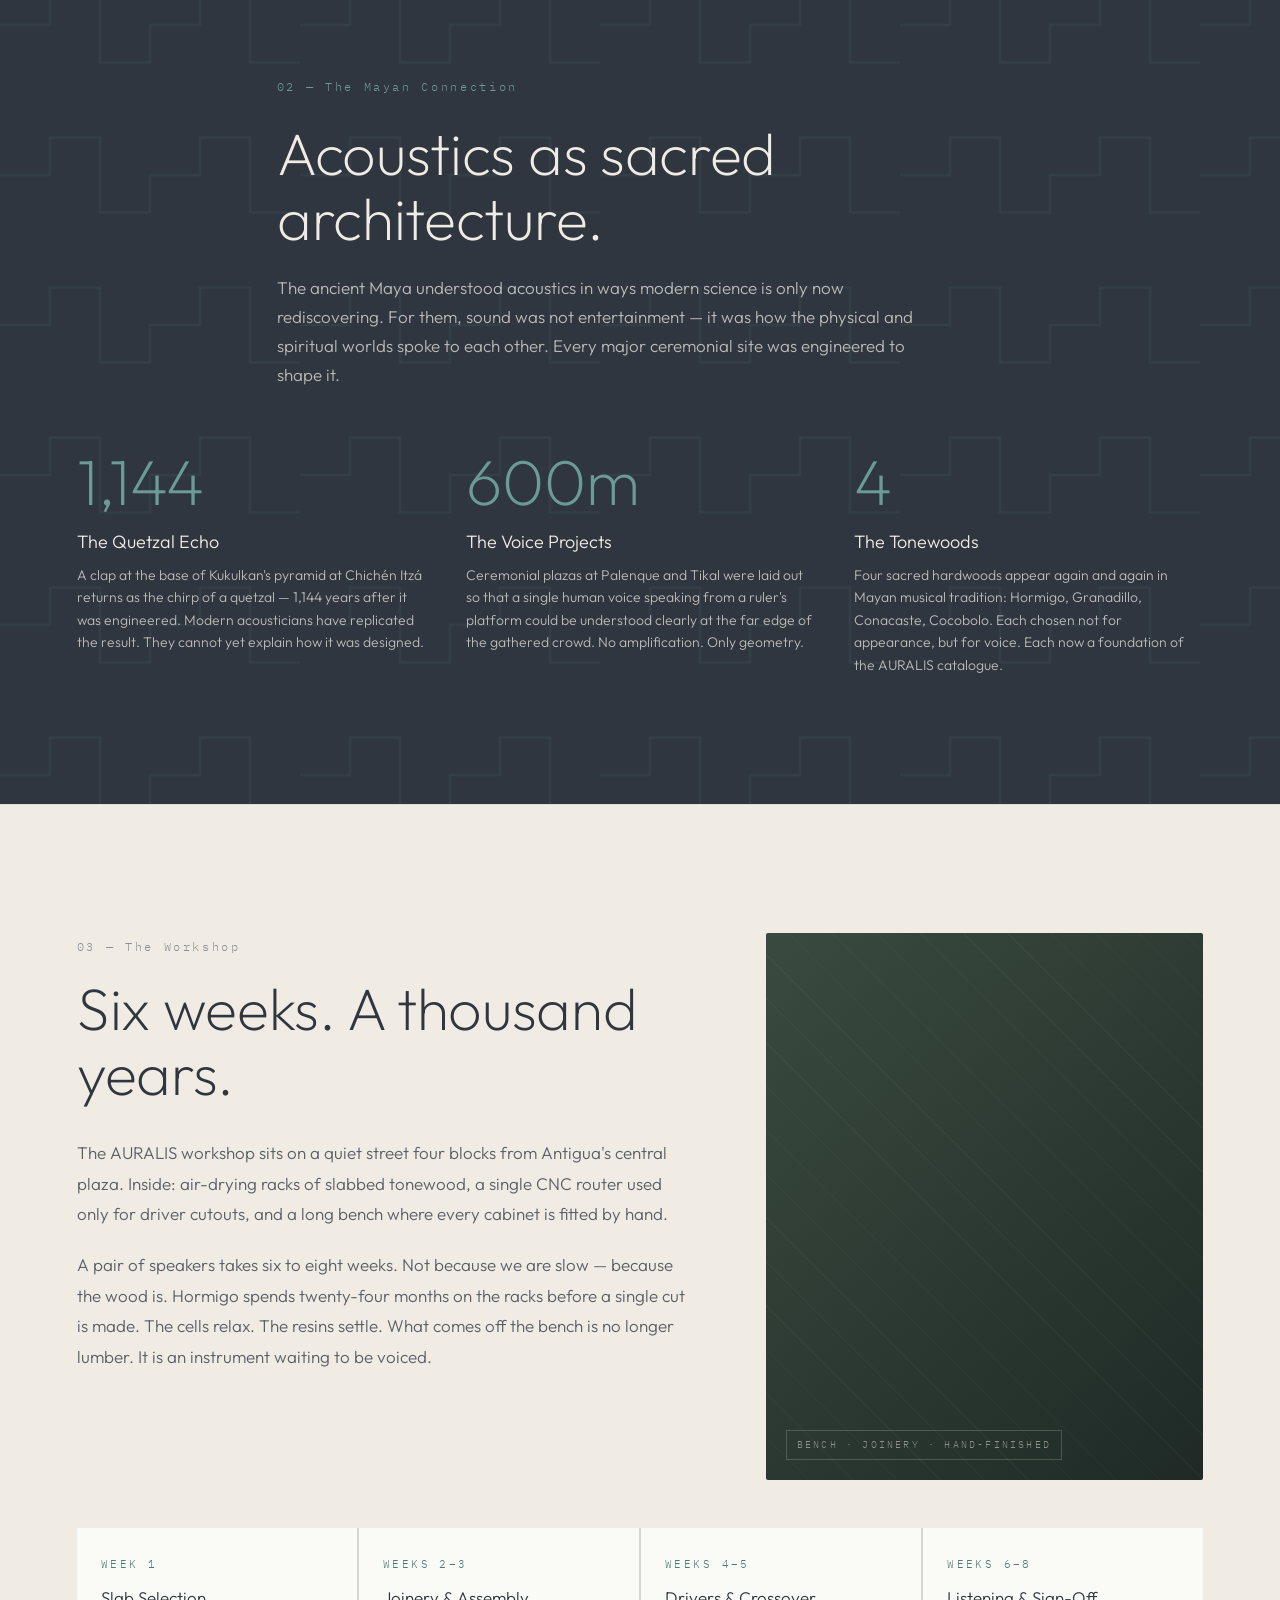
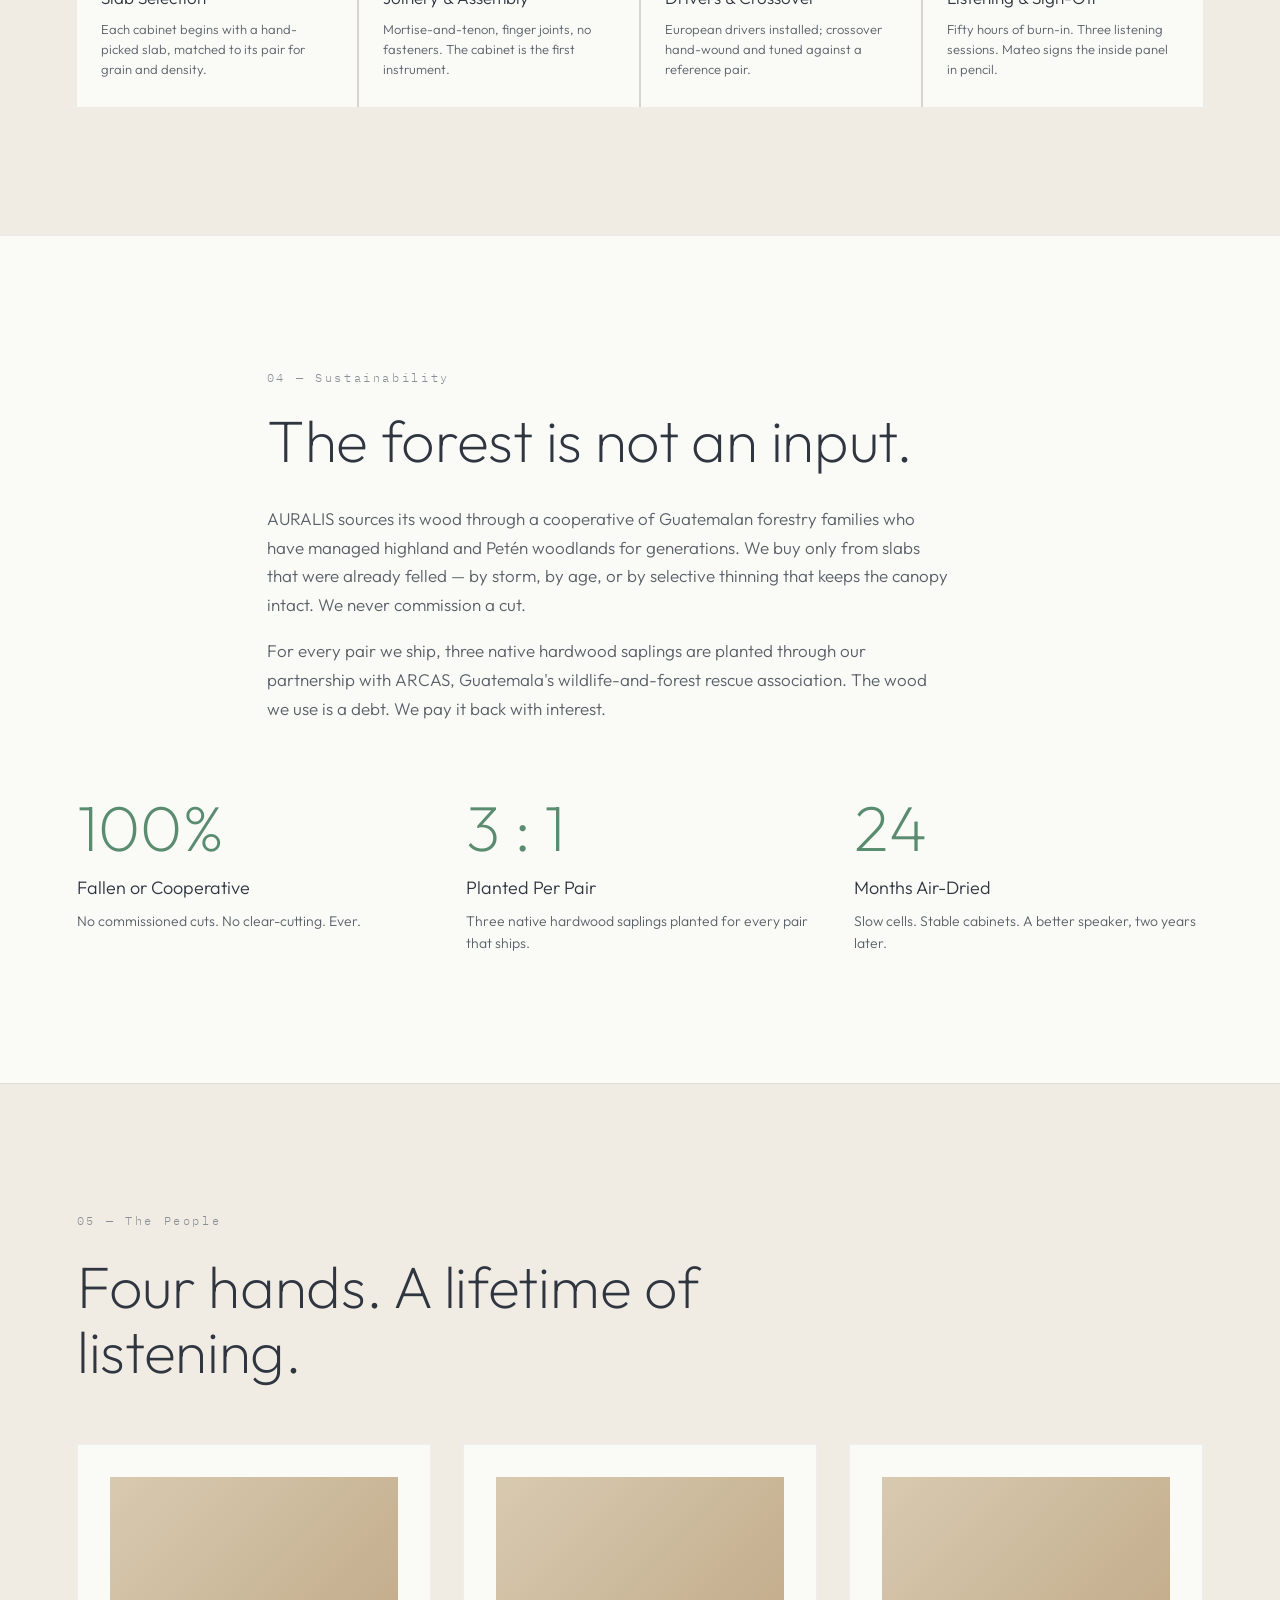
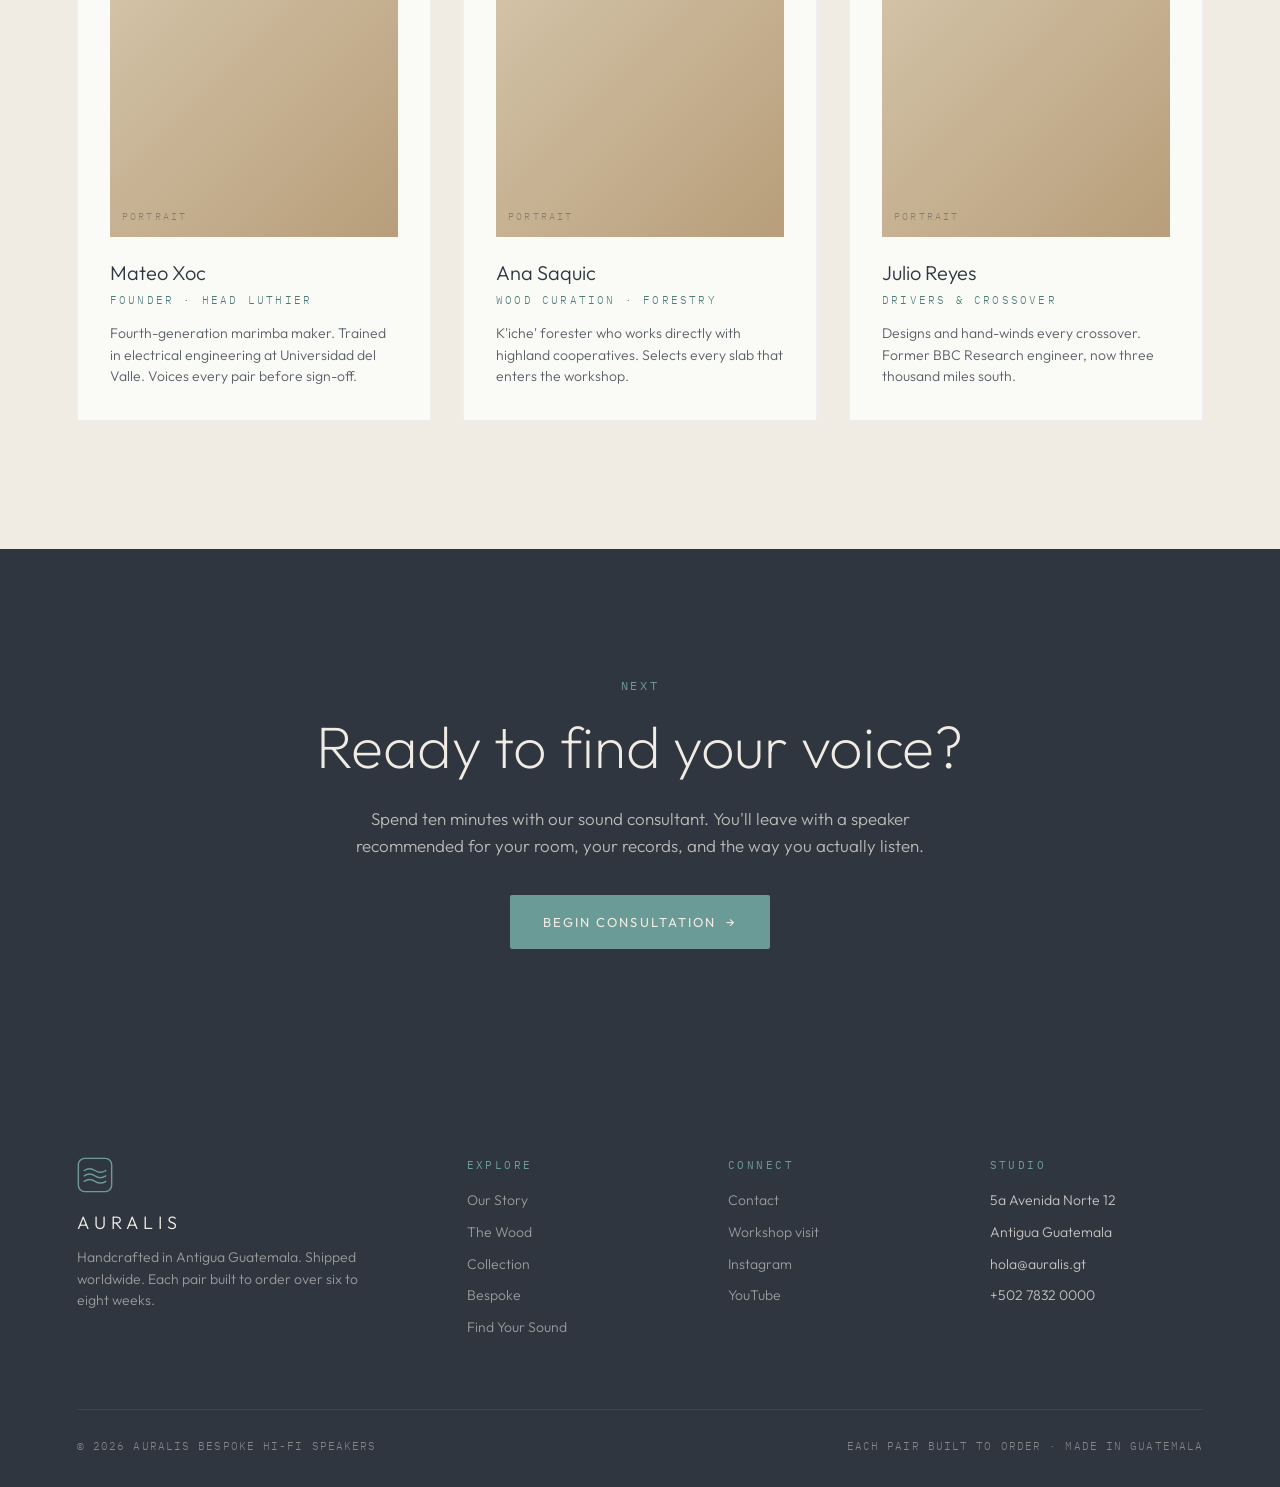
<file: story.html>
<!doctype html>
<html lang="en">
<head>
<meta charset="utf-8">
<meta name="viewport" content="width=device-width, initial-scale=1">
<title>Our Story — AURALIS</title>
<link rel="preconnect" href="https://fonts.googleapis.com">
<link rel="preconnect" href="https://fonts.gstatic.com" crossorigin>
<link href="https://fonts.googleapis.com/css2?family=Outfit:wght@200;300;400;500&family=Libre+Baskerville:ital,wght@0,400;1,400&family=IBM+Plex+Mono:wght@300;400&display=swap" rel="stylesheet">
<link rel="stylesheet" href="assets/styles.css">
<style>
.page-hero {
  padding: 180px var(--pad) 80px;
  max-width: var(--max); margin: 0 auto;
}
.page-hero .eyebrow { margin-bottom: 24px; }
.page-hero h1 {
  font-size: clamp(48px, 7vw, 104px);
  font-weight: 200;
  letter-spacing: -0.01em;
  line-height: 1.02;
  max-width: 16ch;
  text-wrap: balance;
}
.page-hero .sub {
  font-family: var(--f-serif);
  font-style: italic;
  font-size: clamp(18px, 1.6vw, 22px);
  color: var(--stone);
  margin-top: 32px;
  max-width: 52ch;
  line-height: 1.6;
}

.two-col {
  display: grid;
  grid-template-columns: 1fr 1.4fr;
  gap: clamp(40px, 6vw, 96px);
  max-width: var(--max); margin: 0 auto;
  padding: 0 var(--pad);
}
.two-col.reverse { grid-template-columns: 1.4fr 1fr; }
@media (max-width: 820px) { .two-col, .two-col.reverse { grid-template-columns: 1fr; } }
.two-col h2 { margin-bottom: 24px; }
.two-col p + p { margin-top: 1.2em; }
.two-col .body-lg { font-size: 17px; line-height: 1.8; }

.image-placeholder {
  aspect-ratio: 4/5;
  background: linear-gradient(135deg, #3a4450 0%, #2F3640 50%, #1c2026 100%);
  position: relative;
  border-radius: 2px;
  overflow: hidden;
}
.image-placeholder::before {
  content: '';
  position: absolute; inset: 0;
  background-image: repeating-linear-gradient(
    45deg,
    transparent 0 30px,
    rgba(240,235,227,0.03) 30px 31px
  );
}
.image-placeholder .stamp {
  position: absolute; bottom: 20px; left: 20px;
  font-family: var(--f-mono); font-size: 10px;
  letter-spacing: 0.22em; color: rgba(240,235,227,0.5);
  text-transform: uppercase;
  padding: 6px 10px;
  border: 1px solid rgba(240,235,227,0.2);
}
.image-placeholder.warm { background: linear-gradient(135deg, #8B5A3C 0%, #5A3820 60%, #2a1a10 100%); }
.image-placeholder.cream { background: linear-gradient(135deg, #f0e8d8 0%, #d8cab0 100%); }
.image-placeholder.cream .stamp { color: var(--stone); border-color: rgba(47,54,64,0.2); }
.image-placeholder.workshop { background: linear-gradient(135deg, #3a4a40 0%, #1f2a26 100%); }

.pullquote {
  font-family: var(--f-serif);
  font-weight: 400;
  font-style: italic;
  font-size: clamp(28px, 3.4vw, 44px);
  line-height: 1.35;
  color: var(--slate);
  max-width: 26ch;
  text-wrap: balance;
}

.timeline {
  display: grid;
  grid-template-columns: repeat(4, 1fr);
  gap: 2px;
  background: rgba(47,54,64,0.12);
  margin-top: 48px;
}
.timeline-item { background: var(--parchment); padding: 28px 24px; }
.timeline-item .wk {
  font-family: var(--f-mono); font-size: 11px;
  letter-spacing: 0.22em; color: var(--teal-deep);
  text-transform: uppercase; margin-bottom: 12px;
}
.timeline-item h5 { font-family: var(--f-display); font-weight: 300; font-size: 17px; margin-bottom: 8px; }
.timeline-item p { font-size: 13px; line-height: 1.55; }
@media (max-width: 820px) {
  .timeline { grid-template-columns: 1fr 1fr; }
}

.team-grid {
  display: grid;
  grid-template-columns: repeat(3, 1fr);
  gap: 32px;
  max-width: var(--max); margin: 60px auto 0; padding: 0 var(--pad);
}
@media (max-width: 820px) { .team-grid { grid-template-columns: 1fr; } }
.team-member {
  padding: 32px;
  background: var(--parchment);
  border: 1px solid rgba(47,54,64,0.06);
}
.team-member .portrait {
  aspect-ratio: 4/5;
  background: linear-gradient(135deg, #d8cab0 0%, #b89e7a 100%);
  margin-bottom: 20px;
  position: relative;
}
.team-member .portrait::after {
  content: 'PORTRAIT';
  position: absolute; bottom: 12px; left: 12px;
  font-family: var(--f-mono); font-size: 10px;
  letter-spacing: 0.22em; color: rgba(47,54,64,0.4);
}
.team-member h4 { font-size: 20px; font-weight: 300; }
.team-member .role { font-family: var(--f-mono); font-size: 11px; letter-spacing: 0.2em; color: var(--teal-deep); text-transform: uppercase; margin-top: 4px; }
.team-member p { font-size: 14px; margin-top: 14px; }

.mayan-feature {
  background: var(--obsidian);
  color: var(--cream);
  position: relative;
  overflow: hidden;
}
.mayan-feature::before {
  content: '';
  position: absolute; inset: 0;
  background-image: url("data:image/svg+xml;utf8,<svg xmlns='http://www.w3.org/2000/svg' viewBox='0 0 120 60'><path d='M0 30 L20 30 L20 15 L40 15 L40 45 L60 45 L60 30 L80 30 L80 15 L100 15 L100 45 L120 45' fill='none' stroke='%236B9B96' stroke-width='1'/></svg>");
  background-size: 300px 150px;
  opacity: 0.08;
}
.mayan-feature > * { position: relative; }
.mayan-feature h2 { color: var(--cream); }
.mayan-feature p { color: rgba(240,235,227,0.72); }
.mayan-facts {
  display: grid; grid-template-columns: repeat(3, 1fr); gap: 40px;
  max-width: var(--max); margin: 60px auto 0; padding: 0 var(--pad);
}
@media (max-width: 820px) { .mayan-facts { grid-template-columns: 1fr; } }
.mayan-fact .big {
  font-family: var(--f-display); font-weight: 200;
  font-size: clamp(40px, 5vw, 64px); color: var(--teal);
  line-height: 1; margin-bottom: 14px;
}
.mayan-fact h4 { font-family: var(--f-display); font-weight: 300; font-size: 18px; color: var(--cream); margin-bottom: 8px; }
.mayan-fact p { font-size: 14px; line-height: 1.6; }

.section-serif-header {
  max-width: 880px; margin: 0 auto; padding: 0 var(--pad); text-align: left;
}
.section-serif-header .section-num { display: block; margin-bottom: 24px; }
</style>
</head>
<body>

<section class="page-hero">
  <div class="eyebrow reveal">§ Our Story</div>
  <h1 class="reveal">Where Mayan tradition meets modern sound.</h1>
  <p class="sub reveal">
    AURALIS began not with a business plan, but with a question: if the wood of the marimba
    can sing for a thousand years, what else might it be asked to do?
  </p>
</section>

<section class="section alt">
  <div class="two-col">
    <div class="reveal">
      <div class="image-placeholder warm">
        <div class="stamp">Workshop · Antigua · 1987</div>
      </div>
    </div>
    <div class="reveal">
      <div class="section-num">01 — The Origin</div>
      <h2 class="h1" style="max-width: 18ch;">A family of marimba makers, listening differently.</h2>
      <p class="body-lg" style="margin-top: 32px;">
        The Xoc family has shaped marimbas in Antigua Guatemala for four generations. The tools
        are old. The hands are older. Wood comes in as raw slabs from the highlands — Hormigo,
        mostly — and leaves as instruments tuned by ear against the weight of a chisel.
      </p>
      <p class="body-lg">
        In 2014, Mateo Xoc — the youngest son, trained as both luthier and electrical engineer —
        noticed something. The very qualities that made Hormigo sing for marimba keys were the
        qualities loudspeaker designers spend fortunes trying to synthesize in MDF: controlled
        resonance, internal damping, tonal warmth. So he stopped trying.
      </p>
      <p class="body-lg">
        He took a pair of Hormigo offcuts, shaped them with joinery instead of screws, and fitted
        them with drivers he had designed as a thesis project. The sound was not neutral. It was
        not analytical. It was alive. That pair became the first K'uhul.
      </p>
    </div>
  </div>
</section>

<section class="section mayan-feature">
  <div class="section-serif-header reveal">
    <div class="section-num" style="color: var(--teal);">02 — The Mayan Connection</div>
    <h2 class="h1" style="max-width: 18ch; color: var(--cream);">Acoustics as sacred architecture.</h2>
    <p class="body-lg" style="color: rgba(240,235,227,0.72); max-width: 60ch; margin-top: 24px;">
      The ancient Maya understood acoustics in ways modern science is only now rediscovering. For
      them, sound was not entertainment — it was how the physical and spiritual worlds spoke to
      each other. Every major ceremonial site was engineered to shape it.
    </p>
  </div>
  <div class="mayan-facts">
    <div class="mayan-fact reveal">
      <div class="big">1,144</div>
      <h4>The Quetzal Echo</h4>
      <p>
        A clap at the base of Kukulkan's pyramid at Chichén Itzá returns as the chirp of a
        quetzal — 1,144 years after it was engineered. Modern acousticians have replicated the
        result. They cannot yet explain how it was designed.
      </p>
    </div>
    <div class="mayan-fact reveal">
      <div class="big">600m</div>
      <h4>The Voice Projects</h4>
      <p>
        Ceremonial plazas at Palenque and Tikal were laid out so that a single human voice
        speaking from a ruler's platform could be understood clearly at the far edge of the
        gathered crowd. No amplification. Only geometry.
      </p>
    </div>
    <div class="mayan-fact reveal">
      <div class="big">4</div>
      <h4>The Tonewoods</h4>
      <p>
        Four sacred hardwoods appear again and again in Mayan musical tradition: Hormigo,
        Granadillo, Conacaste, Cocobolo. Each chosen not for appearance, but for voice. Each
        now a foundation of the AURALIS catalogue.
      </p>
    </div>
  </div>
</section>

<section class="section">
  <div class="two-col reverse">
    <div class="reveal">
      <div class="section-num">03 — The Workshop</div>
      <h2 class="h1" style="max-width: 18ch;">Six weeks. A thousand years.</h2>
      <p class="body-lg" style="margin-top: 32px;">
        The AURALIS workshop sits on a quiet street four blocks from Antigua's central plaza.
        Inside: air-drying racks of slabbed tonewood, a single CNC router used only for driver
        cutouts, and a long bench where every cabinet is fitted by hand.
      </p>
      <p class="body-lg">
        A pair of speakers takes six to eight weeks. Not because we are slow — because the wood
        is. Hormigo spends twenty-four months on the racks before a single cut is made. The cells
        relax. The resins settle. What comes off the bench is no longer lumber. It is an
        instrument waiting to be voiced.
      </p>
    </div>
    <div class="reveal">
      <div class="image-placeholder workshop">
        <div class="stamp">Bench · Joinery · Hand-Finished</div>
      </div>
    </div>
  </div>

  <div style="max-width: var(--max); margin: 0 auto; padding: 0 var(--pad);">
    <div class="timeline reveal">
      <div class="timeline-item">
        <div class="wk">Week 1</div>
        <h5>Slab Selection</h5>
        <p>Each cabinet begins with a hand-picked slab, matched to its pair for grain and density.</p>
      </div>
      <div class="timeline-item">
        <div class="wk">Weeks 2–3</div>
        <h5>Joinery &amp; Assembly</h5>
        <p>Mortise-and-tenon, finger joints, no fasteners. The cabinet is the first instrument.</p>
      </div>
      <div class="timeline-item">
        <div class="wk">Weeks 4–5</div>
        <h5>Drivers &amp; Crossover</h5>
        <p>European drivers installed; crossover hand-wound and tuned against a reference pair.</p>
      </div>
      <div class="timeline-item">
        <div class="wk">Weeks 6–8</div>
        <h5>Listening &amp; Sign-Off</h5>
        <p>Fifty hours of burn-in. Three listening sessions. Mateo signs the inside panel in pencil.</p>
      </div>
    </div>
  </div>
</section>

<section class="section alt">
  <div style="max-width: 900px; margin: 0 auto; padding: 0 var(--pad);" class="reveal">
    <div class="section-num">04 — Sustainability</div>
    <h2 class="h1" style="max-width: 20ch;">The forest is not an input.</h2>
    <p class="body-lg" style="margin-top: 32px;">
      AURALIS sources its wood through a cooperative of Guatemalan forestry families who have
      managed highland and Petén woodlands for generations. We buy only from slabs that were
      already felled — by storm, by age, or by selective thinning that keeps the canopy intact.
      We never commission a cut.
    </p>
    <p class="body-lg">
      For every pair we ship, three native hardwood saplings are planted through our partnership
      with ARCAS, Guatemala's wildlife-and-forest rescue association. The wood we use is a debt.
      We pay it back with interest.
    </p>
  </div>

  <div class="mayan-facts" style="margin-top: 72px;">
    <div class="mayan-fact reveal">
      <div class="big" style="color: var(--jade);">100%</div>
      <h4 style="color: var(--slate);">Fallen or Cooperative</h4>
      <p style="color: var(--stone);">No commissioned cuts. No clear-cutting. Ever.</p>
    </div>
    <div class="mayan-fact reveal">
      <div class="big" style="color: var(--jade);">3 :&thinsp;1</div>
      <h4 style="color: var(--slate);">Planted Per Pair</h4>
      <p style="color: var(--stone);">Three native hardwood saplings planted for every pair that ships.</p>
    </div>
    <div class="mayan-fact reveal">
      <div class="big" style="color: var(--jade);">24</div>
      <h4 style="color: var(--slate);">Months Air-Dried</h4>
      <p style="color: var(--stone);">Slow cells. Stable cabinets. A better speaker, two years later.</p>
    </div>
  </div>
</section>

<section class="section">
  <div class="section-serif-header reveal" style="max-width: var(--max); padding-left: var(--pad); padding-right: var(--pad);">
    <div class="section-num">05 — The People</div>
    <h2 class="h1" style="max-width: 18ch;">Four hands. A lifetime of listening.</h2>
  </div>
  <div class="team-grid reveal">
    <div class="team-member">
      <div class="portrait"></div>
      <h4>Mateo Xoc</h4>
      <div class="role">Founder · Head Luthier</div>
      <p>Fourth-generation marimba maker. Trained in electrical engineering at Universidad del Valle. Voices every pair before sign-off.</p>
    </div>
    <div class="team-member">
      <div class="portrait"></div>
      <h4>Ana Saquic</h4>
      <div class="role">Wood Curation · Forestry</div>
      <p>K'iche' forester who works directly with highland cooperatives. Selects every slab that enters the workshop.</p>
    </div>
    <div class="team-member">
      <div class="portrait"></div>
      <h4>Julio Reyes</h4>
      <div class="role">Drivers &amp; Crossover</div>
      <p>Designs and hand-winds every crossover. Former BBC Research engineer, now three thousand miles south.</p>
    </div>
  </div>
</section>

<section class="consult-cta" style="background: var(--obsidian); color: var(--cream); padding: clamp(72px, 10vw, 140px) var(--pad); text-align: center; position: relative; overflow: hidden;">
  <div style="position: relative; max-width: 780px; margin: 0 auto;">
    <div class="eyebrow" style="color: var(--teal);">Next</div>
    <h2 class="h1" style="color: var(--cream); margin: 18px 0 28px;">Ready to find your voice?</h2>
    <p style="color: rgba(240,235,227,0.72); max-width: 52ch; margin: 0 auto 36px; font-size: 17px;">
      Spend ten minutes with our sound consultant. You'll leave with a speaker recommended for
      your room, your records, and the way you actually listen.
    </p>
    <a href="consultation.html" class="btn btn-primary">Begin Consultation <span class="arrow">→</span></a>
  </div>
</section>

<script src="assets/shared.js?v=2"></script>
<script>AURALIS.initPage('story');</script>
</body>
</html>
</file>
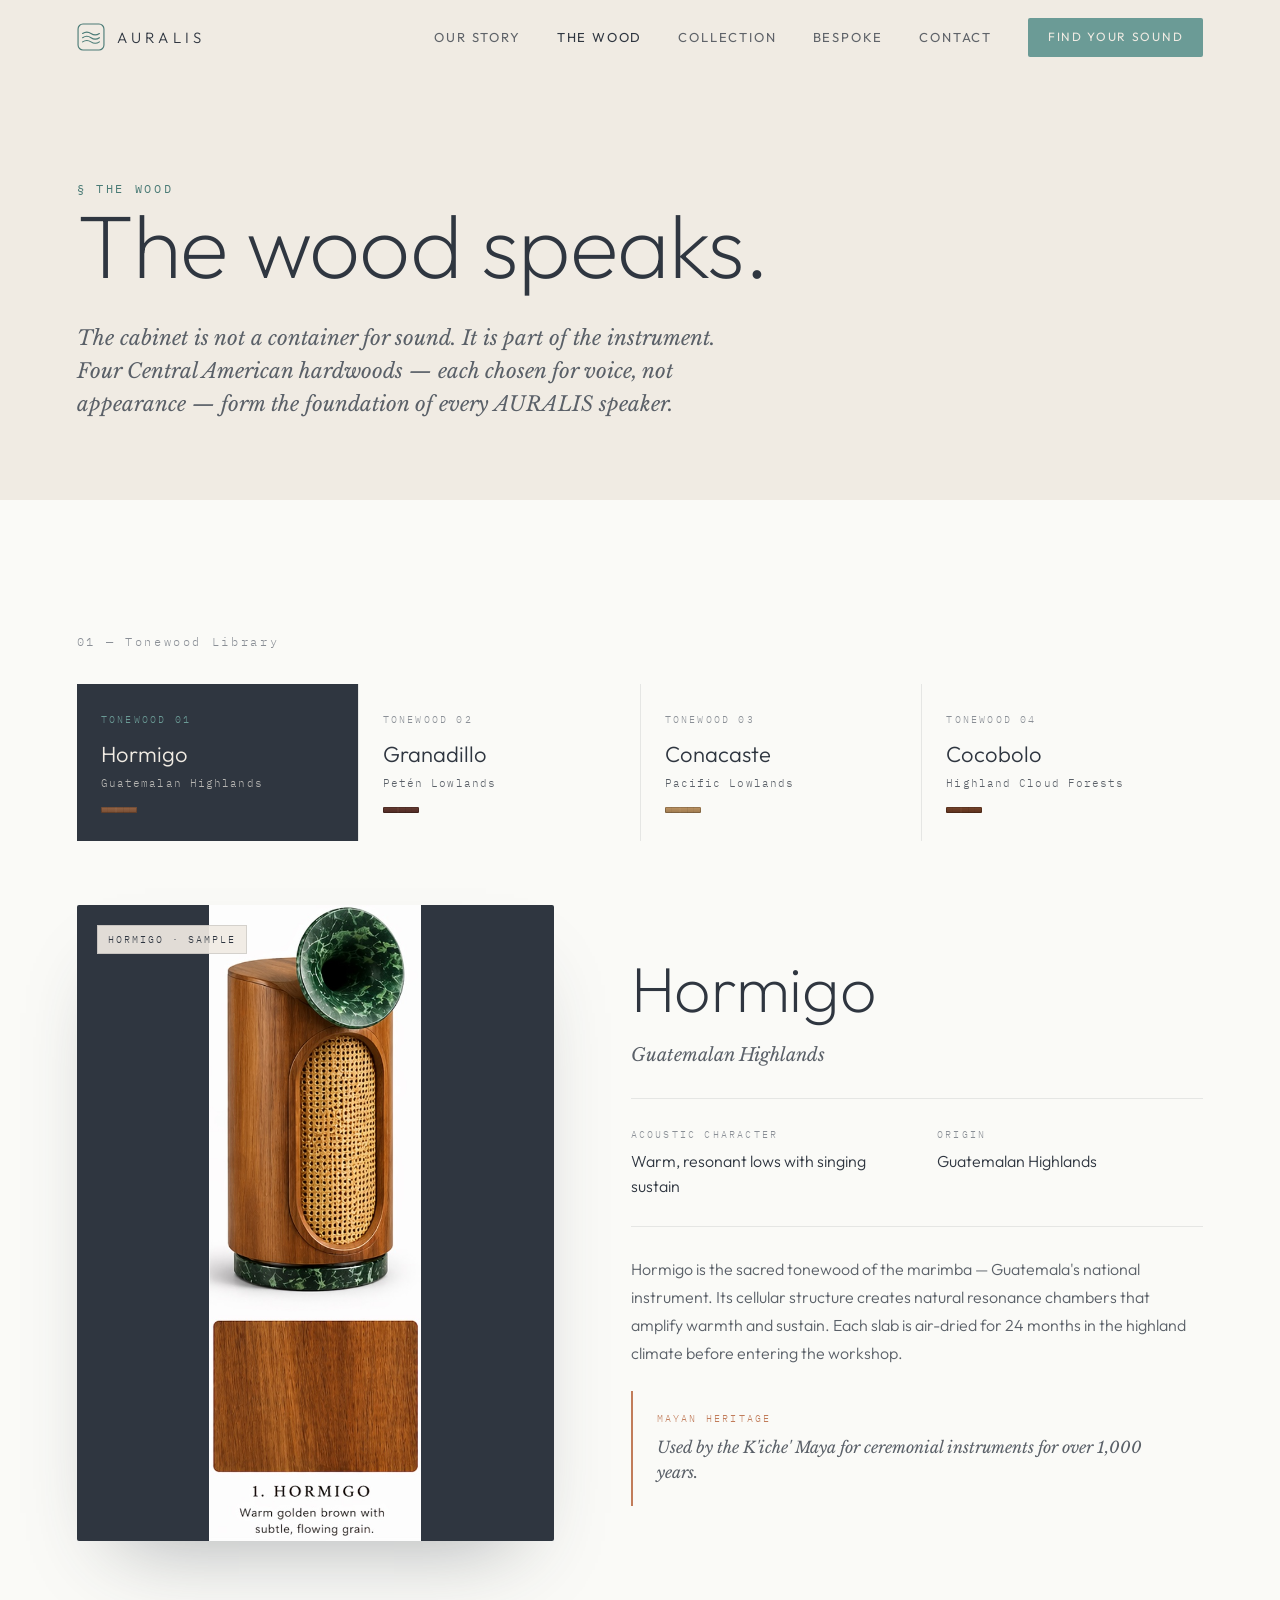
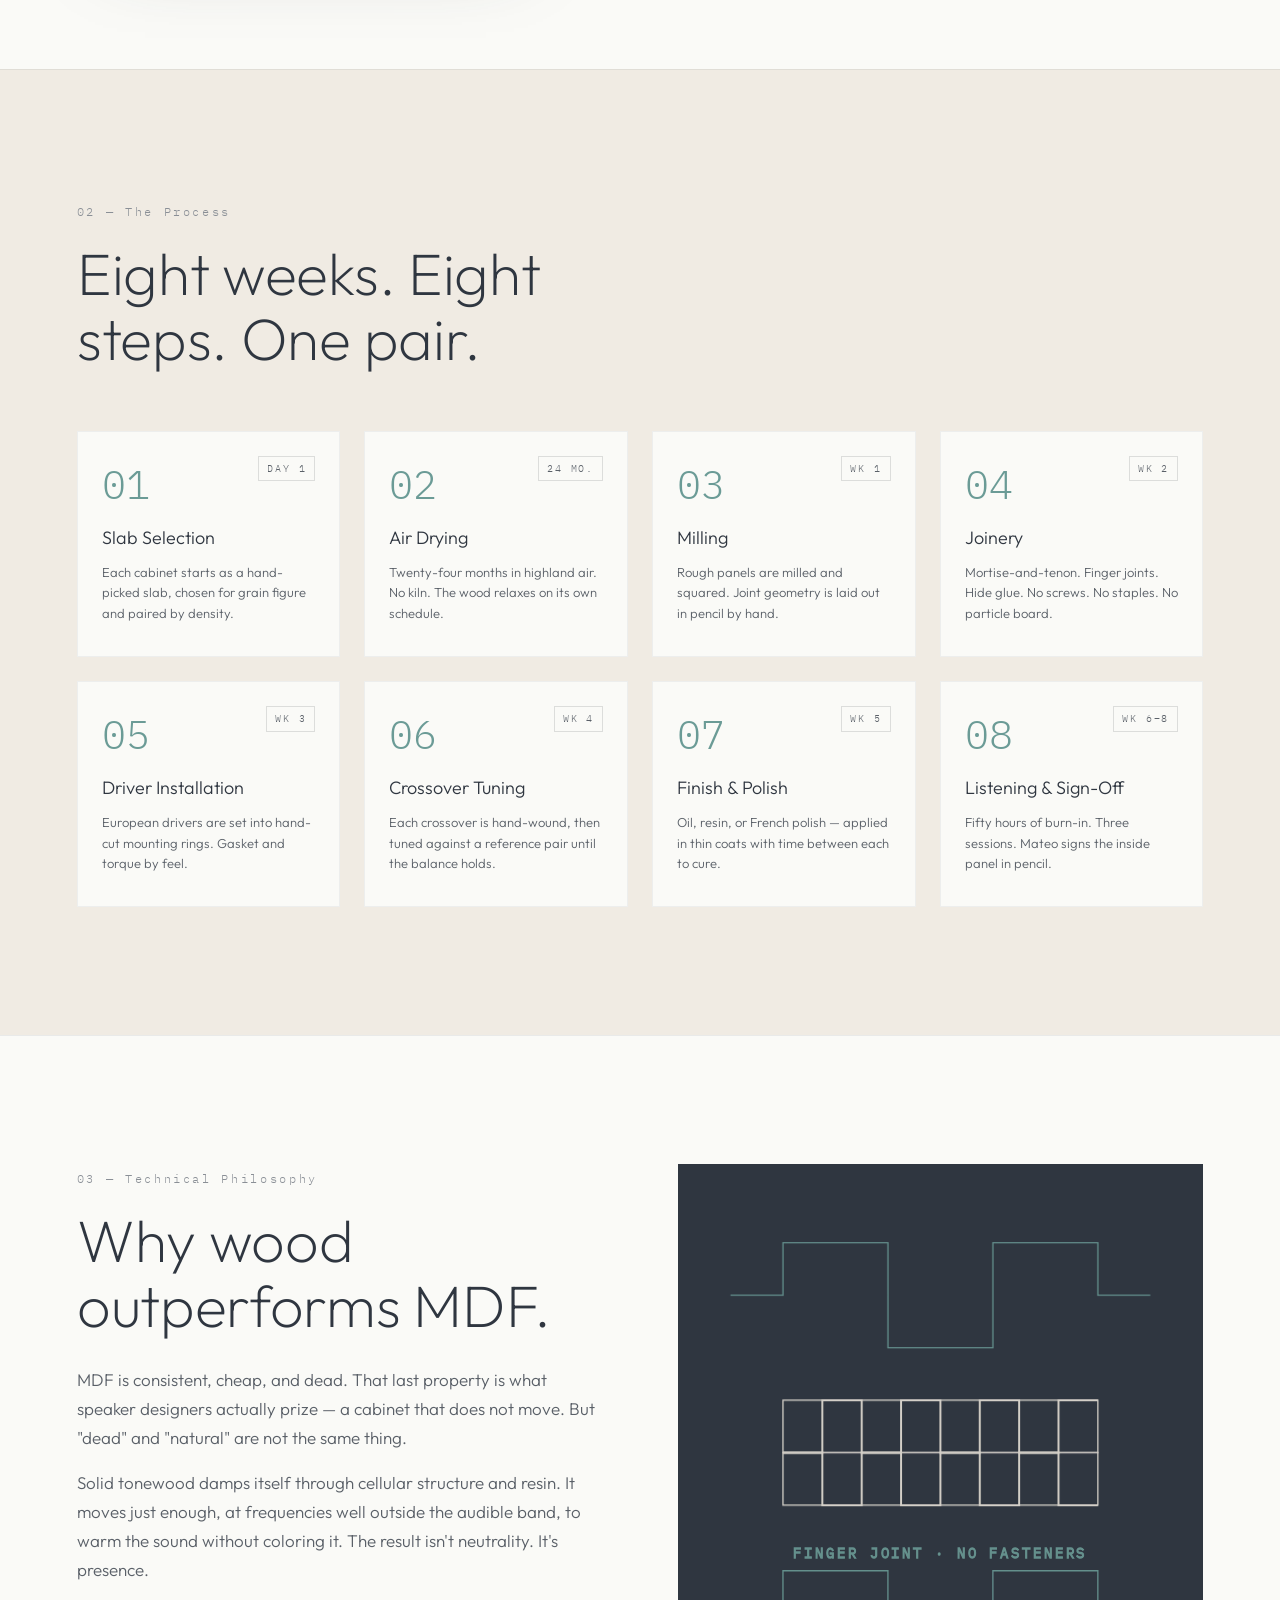
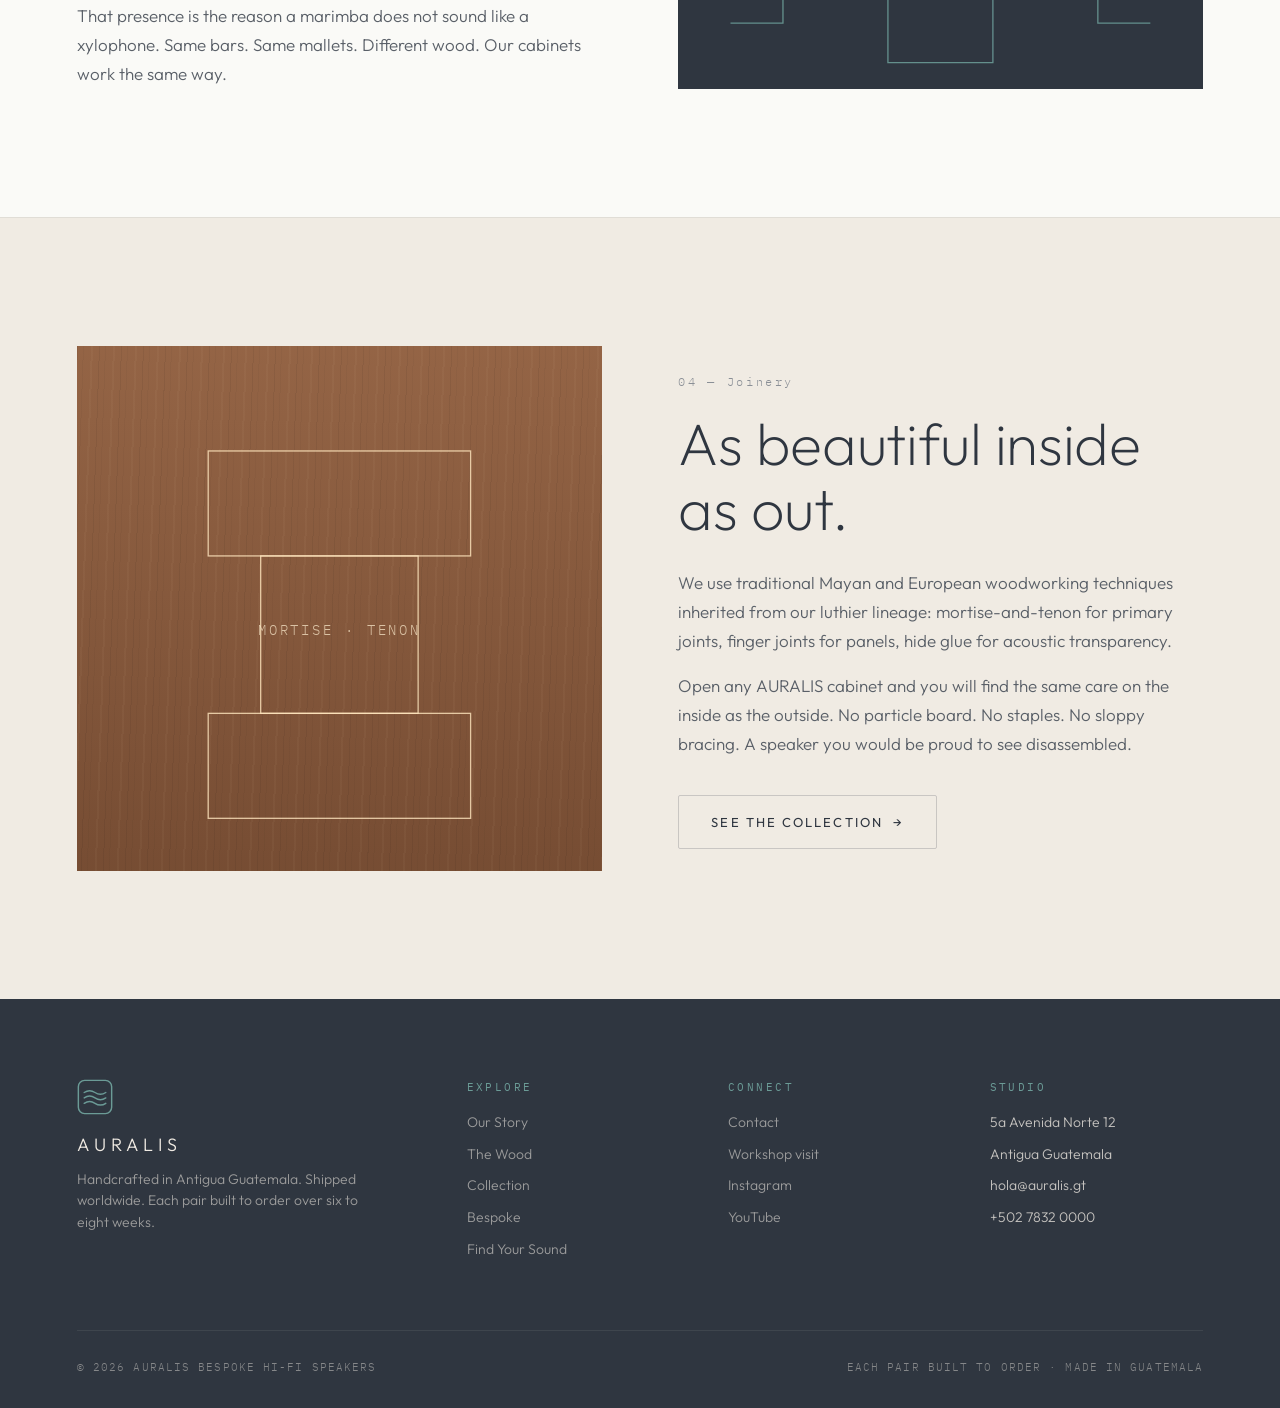
<file: wood.html>
<!doctype html>
<html lang="en">
<head>
<meta charset="utf-8">
<meta name="viewport" content="width=device-width, initial-scale=1">
<title>The Wood — AURALIS</title>
<link rel="preconnect" href="https://fonts.googleapis.com">
<link rel="preconnect" href="https://fonts.gstatic.com" crossorigin>
<link href="https://fonts.googleapis.com/css2?family=Outfit:wght@200;300;400;500&family=Libre+Baskerville:ital,wght@0,400;1,400&family=IBM+Plex+Mono:wght@300;400&display=swap" rel="stylesheet">
<link rel="stylesheet" href="assets/styles.css">
<style>
.page-hero {
  padding: 180px var(--pad) 80px;
  max-width: var(--max); margin: 0 auto;
}
.page-hero h1 {
  font-size: clamp(48px, 7vw, 104px);
  font-weight: 200;
  letter-spacing: -0.01em;
  line-height: 1.02;
  max-width: 14ch;
  text-wrap: balance;
}
.page-hero .sub {
  font-family: var(--f-serif); font-style: italic;
  font-size: clamp(18px, 1.6vw, 22px);
  color: var(--stone); margin-top: 32px;
  max-width: 52ch; line-height: 1.6;
}

/* Wood selector */
.wood-selector {
  max-width: var(--max); margin: 0 auto; padding: 0 var(--pad);
}
.wood-tabs {
  display: grid;
  grid-template-columns: repeat(4, 1fr);
  gap: 1px;
  background: rgba(47,54,64,0.1);
  margin-bottom: 64px;
}
.wood-tab {
  background: var(--parchment);
  padding: 28px 24px;
  text-align: left;
  transition: all 0.3s;
  position: relative;
  cursor: pointer;
}
.wood-tab:hover { background: var(--sand); }
.wood-tab.active { background: var(--slate); color: var(--cream); }
.wood-tab.active .wtab-num { color: var(--teal); }
.wood-tab.active .wtab-desc { color: rgba(240,235,227,0.7); }
.wtab-num {
  font-family: var(--f-mono);
  font-size: 10px; letter-spacing: 0.22em;
  color: var(--ash);
  text-transform: uppercase; margin-bottom: 10px;
}
.wtab-name {
  font-family: var(--f-display); font-weight: 300;
  font-size: 22px; margin-bottom: 4px;
}
.wtab-desc { font-family: var(--f-mono); font-size: 11px; letter-spacing: 0.1em; color: var(--stone); }
.wtab-chip {
  width: 36px; height: 6px; border-radius: 1px; margin-top: 14px;
  box-shadow: inset 0 0 0 1px rgba(0,0,0,0.2);
}
@media (max-width: 820px) { .wood-tabs { grid-template-columns: 1fr 1fr; } }

.wood-detail {
  display: grid;
  grid-template-columns: 1fr 1.2fr;
  gap: clamp(40px, 6vw, 80px);
  min-height: 520px;
  align-items: center;
}
@media (max-width: 820px) { .wood-detail { grid-template-columns: 1fr; } }
.wood-sample {
  aspect-ratio: 3/4;
  border-radius: 2px;
  overflow: hidden;
  position: relative;
  background: var(--slate);
  box-shadow: 0 40px 80px -40px rgba(47,54,64,0.4);
}
.wood-sample .wood-photo {
  position: absolute; inset: 0;
  width: 100%; height: 100%;
  object-fit: contain;
  display: block;
}
.wood-sample .label {
  position: absolute;
  top: 20px; left: 20px;
  font-family: var(--f-mono); font-size: 10px;
  letter-spacing: 0.2em;
  padding: 6px 10px;
  background: rgba(240,235,227,0.92);
  color: var(--slate);
  border: 1px solid rgba(47,54,64,0.15);
  text-transform: uppercase;
}

.wood-info h2 {
  font-size: clamp(40px, 5vw, 64px);
  font-weight: 200;
  letter-spacing: -0.005em;
  margin-bottom: 4px;
}
.wood-info .translation {
  font-family: var(--f-serif);
  font-style: italic;
  font-size: 18px;
  color: var(--stone);
  margin-bottom: 28px;
}
.wood-info .meta-grid {
  display: grid; grid-template-columns: 1fr 1fr;
  gap: 24px 40px; margin: 28px 0;
  padding: 28px 0;
  border-top: 1px solid rgba(47,54,64,0.1);
  border-bottom: 1px solid rgba(47,54,64,0.1);
}
.wood-info .meta-row .mlabel {
  font-family: var(--f-mono); font-size: 10px;
  letter-spacing: 0.22em; color: var(--ash);
  text-transform: uppercase; margin-bottom: 6px;
}
.wood-info .meta-row .mval {
  font-family: var(--f-display); font-weight: 300;
  font-size: 16px; color: var(--slate);
}
.wood-info .story-p { font-size: 16px; line-height: 1.75; margin-top: 24px; }
.wood-info .heritage {
  margin-top: 24px; padding: 20px 24px;
  background: var(--parchment);
  border-left: 2px solid var(--terracotta);
}
.wood-info .heritage .hlabel {
  font-family: var(--f-mono); font-size: 10px;
  letter-spacing: 0.22em; color: var(--terracotta);
  text-transform: uppercase; margin-bottom: 8px;
}
.wood-info .heritage p { font-family: var(--f-serif); font-style: italic; font-size: 16px; line-height: 1.6; }

/* Process */
.process-grid {
  display: grid;
  grid-template-columns: repeat(4, 1fr);
  gap: 24px;
}
@media (max-width: 820px) { .process-grid { grid-template-columns: 1fr 1fr; } }
@media (max-width: 500px) { .process-grid { grid-template-columns: 1fr; } }
.process-step {
  padding: 32px 24px;
  background: var(--parchment);
  border: 1px solid rgba(47,54,64,0.06);
  position: relative;
  min-height: 200px;
}
.process-step .pnum {
  font-family: var(--f-mono); font-weight: 300;
  font-size: 40px; color: var(--teal);
  line-height: 1; margin-bottom: 20px;
}
.process-step h5 { font-family: var(--f-display); font-weight: 300; font-size: 18px; margin-bottom: 10px; }
.process-step p { font-size: 13px; line-height: 1.6; }
.process-step .dur {
  position: absolute; top: 24px; right: 24px;
  font-family: var(--f-mono); font-size: 10px;
  letter-spacing: 0.18em; color: var(--stone);
  text-transform: uppercase;
  padding: 4px 8px;
  border: 1px solid rgba(47,54,64,0.15);
}

/* Joinery detail */
.joinery-grid {
  display: grid;
  grid-template-columns: 1fr 1fr;
  gap: clamp(40px, 6vw, 80px);
  align-items: center;
}
@media (max-width: 820px) { .joinery-grid { grid-template-columns: 1fr; } }
.joinery-visual {
  aspect-ratio: 1;
  background: var(--slate);
  position: relative;
  overflow: hidden;
}
.joinery-visual svg { position: absolute; inset: 0; width: 100%; height: 100%; }
</style>
</head>
<body>

<section class="page-hero">
  <div class="eyebrow reveal">§ The Wood</div>
  <h1 class="reveal">The wood speaks.</h1>
  <p class="sub reveal">
    The cabinet is not a container for sound. It is part of the instrument. Four Central American
    hardwoods — each chosen for voice, not appearance — form the foundation of every AURALIS speaker.
  </p>
</section>

<section class="section alt">
  <div class="wood-selector">
    <div class="section-num reveal" style="margin-bottom: 32px;">01 — Tonewood Library</div>
    <div class="wood-tabs reveal" id="wood-tabs"></div>
    <div class="wood-detail reveal" id="wood-detail"></div>
  </div>
</section>

<section class="section">
  <div style="max-width: var(--max); margin: 0 auto; padding: 0 var(--pad);">
    <div class="reveal" style="margin-bottom: 60px;">
      <div class="section-num">02 — The Process</div>
      <h2 class="h1" style="max-width: 16ch;">Eight weeks. Eight steps. One pair.</h2>
    </div>
    <div class="process-grid reveal">
      <div class="process-step">
        <div class="pnum">01</div>
        <div class="dur">Day 1</div>
        <h5>Slab Selection</h5>
        <p>Each cabinet starts as a hand-picked slab, chosen for grain figure and paired by density.</p>
      </div>
      <div class="process-step">
        <div class="pnum">02</div>
        <div class="dur">24 mo.</div>
        <h5>Air Drying</h5>
        <p>Twenty-four months in highland air. No kiln. The wood relaxes on its own schedule.</p>
      </div>
      <div class="process-step">
        <div class="pnum">03</div>
        <div class="dur">Wk 1</div>
        <h5>Milling</h5>
        <p>Rough panels are milled and squared. Joint geometry is laid out in pencil by hand.</p>
      </div>
      <div class="process-step">
        <div class="pnum">04</div>
        <div class="dur">Wk 2</div>
        <h5>Joinery</h5>
        <p>Mortise-and-tenon. Finger joints. Hide glue. No screws. No staples. No particle board.</p>
      </div>
      <div class="process-step">
        <div class="pnum">05</div>
        <div class="dur">Wk 3</div>
        <h5>Driver Installation</h5>
        <p>European drivers are set into hand-cut mounting rings. Gasket and torque by feel.</p>
      </div>
      <div class="process-step">
        <div class="pnum">06</div>
        <div class="dur">Wk 4</div>
        <h5>Crossover Tuning</h5>
        <p>Each crossover is hand-wound, then tuned against a reference pair until the balance holds.</p>
      </div>
      <div class="process-step">
        <div class="pnum">07</div>
        <div class="dur">Wk 5</div>
        <h5>Finish &amp; Polish</h5>
        <p>Oil, resin, or French polish — applied in thin coats with time between each to cure.</p>
      </div>
      <div class="process-step">
        <div class="pnum">08</div>
        <div class="dur">Wk 6–8</div>
        <h5>Listening &amp; Sign-Off</h5>
        <p>Fifty hours of burn-in. Three sessions. Mateo signs the inside panel in pencil.</p>
      </div>
    </div>
  </div>
</section>

<section class="section alt">
  <div style="max-width: var(--max); margin: 0 auto; padding: 0 var(--pad);">
    <div class="joinery-grid">
      <div class="reveal">
        <div class="section-num">03 — Technical Philosophy</div>
        <h2 class="h1" style="max-width: 16ch;">Why wood outperforms MDF.</h2>
        <p class="body-lg" style="margin-top: 28px;">
          MDF is consistent, cheap, and dead. That last property is what speaker designers actually
          prize — a cabinet that does not move. But "dead" and "natural" are not the same thing.
        </p>
        <p class="body-lg">
          Solid tonewood damps itself through cellular structure and resin. It moves just enough,
          at frequencies well outside the audible band, to warm the sound without coloring it. The
          result isn't neutrality. It's presence.
        </p>
        <p class="body-lg">
          That presence is the reason a marimba does not sound like a xylophone. Same bars. Same
          mallets. Different wood. Our cabinets work the same way.
        </p>
      </div>
      <div class="reveal">
        <div class="joinery-visual">
          <svg viewBox="0 0 400 400" fill="none">
            <!-- Mayan-inspired finger joint diagram -->
            <rect x="0" y="0" width="400" height="400" fill="#2F3640"/>
            <g stroke="#6B9B96" stroke-width="1" fill="none" opacity="0.9">
              <!-- step-fret top -->
              <path d="M40 100 L80 100 L80 60 L160 60 L160 140 L240 140 L240 60 L320 60 L320 100 L360 100"/>
              <!-- finger joint illustration -->
              <g transform="translate(80, 180)">
                <rect x="0" y="0" width="240" height="40" stroke="#E8E2D8"/>
                <rect x="0" y="40" width="240" height="40" stroke="#E8E2D8"/>
                <path d="M0 40 L30 40 L30 0 L60 0 L60 40 L90 40 L90 0 L120 0 L120 40 L150 40 L150 0 L180 0 L180 40 L210 40 L210 0 L240 0" stroke="#E8E2D8" stroke-width="1.5"/>
                <path d="M0 40 L30 40 L30 80 L60 80 L60 40 L90 40 L90 80 L120 80 L120 40 L150 40 L150 80 L180 80 L180 40 L210 40 L210 80 L240 80" stroke="#E8E2D8" stroke-width="1.5"/>
              </g>
              <text x="200" y="300" text-anchor="middle" font-family="IBM Plex Mono" font-size="11" letter-spacing="0.2em" fill="#E8E2D8">FINGER JOINT · NO FASTENERS</text>
              <!-- step-fret bottom -->
              <path d="M40 350 L80 350 L80 310 L160 310 L160 380 L240 380 L240 310 L320 310 L320 350 L360 350"/>
            </g>
          </svg>
        </div>
      </div>
    </div>
  </div>
</section>

<section class="section">
  <div style="max-width: var(--max); margin: 0 auto; padding: 0 var(--pad);">
    <div class="joinery-grid">
      <div class="reveal">
        <div class="joinery-visual" style="background: #8B5A3C;">
          <div style="position: absolute; inset: 0;" class="wood hormigo"></div>
          <svg viewBox="0 0 400 400" fill="none" style="position:absolute;inset:0;">
            <g stroke="rgba(255,230,190,0.4)" stroke-width="0.5" fill="none">
              <!-- mortise and tenon overlay -->
              <rect x="100" y="80" width="200" height="80" stroke="rgba(255,230,190,0.8)" stroke-width="1"/>
              <rect x="140" y="160" width="120" height="120" stroke="rgba(255,230,190,0.8)" stroke-width="1"/>
              <rect x="100" y="280" width="200" height="80" stroke="rgba(255,230,190,0.8)" stroke-width="1"/>
            </g>
            <text x="200" y="220" text-anchor="middle" font-family="IBM Plex Mono" font-size="11" letter-spacing="0.2em" fill="rgba(255,240,210,0.7)">MORTISE · TENON</text>
          </svg>
        </div>
      </div>
      <div class="reveal">
        <div class="section-num">04 — Joinery</div>
        <h2 class="h1" style="max-width: 16ch;">As beautiful inside as out.</h2>
        <p class="body-lg" style="margin-top: 28px;">
          We use traditional Mayan and European woodworking techniques inherited from our
          luthier lineage: mortise-and-tenon for primary joints, finger joints for panels,
          hide glue for acoustic transparency.
        </p>
        <p class="body-lg">
          Open any AURALIS cabinet and you will find the same care on the inside as the
          outside. No particle board. No staples. No sloppy bracing. A speaker you would be
          proud to see disassembled.
        </p>
        <div style="margin-top: 36px;">
          <a href="collection.html" class="btn btn-secondary">See the Collection <span class="arrow">→</span></a>
        </div>
      </div>
    </div>
  </div>
</section>

<script src="assets/shared.js?v=2"></script>
<script src="assets/data.js?v=2"></script>
<script>
AURALIS.initPage('wood');

const tabs = document.getElementById('wood-tabs');
const detail = document.getElementById('wood-detail');

function renderTabs(activeId) {
  tabs.innerHTML = AURALIS_WOODS.map((w, i) => `
    <button class="wood-tab ${w.id===activeId?'active':''}" data-id="${w.id}">
      <div class="wtab-num">Tonewood 0${i+1}</div>
      <div class="wtab-name">${w.name}</div>
      <div class="wtab-desc">${w.origin}</div>
      <div class="wtab-chip wood ${w.id}"></div>
    </button>
  `).join('');
  tabs.querySelectorAll('.wood-tab').forEach(btn => {
    btn.addEventListener('click', () => select(btn.dataset.id));
  });
}
function renderDetail(w) {
  detail.innerHTML = `
    <div class="wood-sample">
      <img class="wood-photo" src="assets/img/wood-${w.id}.jpg" alt="${w.name} tonewood sample" />
      <div class="label">${w.name.toUpperCase()} · SAMPLE</div>
    </div>
    <div class="wood-info">
      <h2>${w.name}</h2>
      <div class="translation">${w.origin}</div>
      <div class="meta-grid">
        <div class="meta-row"><div class="mlabel">Acoustic Character</div><div class="mval">${w.character}</div></div>
        <div class="meta-row"><div class="mlabel">Origin</div><div class="mval">${w.origin}</div></div>
      </div>
      <p class="story-p">${w.story}</p>
      <div class="heritage">
        <div class="hlabel">Mayan Heritage</div>
        <p>${w.heritage}</p>
      </div>
    </div>
  `;
}
function select(id) {
  const w = AURALIS_WOODS.find(x => x.id === id);
  renderTabs(id); renderDetail(w);
}
select('hormigo');
</script>

</body>
</html>
</file>
<file: assets/styles.css>
/* AURALIS — shared stylesheet */

:root {
  --cream: #F0EBE3;
  --parchment: #FAFAF7;
  --sand: #E8E2D8;
  --slate: #2F3640;
  --stone: #5A6068;
  --ash: #8A8F96;
  --teal: #6B9B96;
  --teal-deep: #4A7B76;
  --terracotta: #C17C5A;
  --jade: #5A8C6F;
  --obsidian: #2F3640;

  --f-display: 'Outfit', system-ui, sans-serif;
  --f-serif: 'Libre Baskerville', Georgia, serif;
  --f-mono: 'IBM Plex Mono', 'Menlo', monospace;

  --pad: clamp(24px, 6vw, 96px);
  --max: 1360px;
}

* { box-sizing: border-box; margin: 0; padding: 0; }
html { scroll-behavior: smooth; }
body {
  font-family: var(--f-display);
  font-weight: 300;
  background: var(--cream);
  color: var(--slate);
  line-height: 1.55;
  -webkit-font-smoothing: antialiased;
  text-rendering: optimizeLegibility;
}
img { max-width: 100%; display: block; }
a { color: inherit; text-decoration: none; }
button { font: inherit; cursor: pointer; border: none; background: none; color: inherit; }

/* Type scale */
.display {
  font-family: var(--f-display);
  font-weight: 200;
  letter-spacing: -0.01em;
  line-height: 1.05;
  font-size: clamp(42px, 6vw, 88px);
  text-wrap: balance;
}
.h1 {
  font-family: var(--f-display);
  font-weight: 200;
  letter-spacing: -0.005em;
  line-height: 1.1;
  font-size: clamp(36px, 4.6vw, 64px);
}
.h2 {
  font-family: var(--f-display);
  font-weight: 300;
  line-height: 1.15;
  font-size: clamp(28px, 3vw, 40px);
}
.h3 {
  font-family: var(--f-display);
  font-weight: 300;
  font-size: clamp(20px, 1.6vw, 24px);
  letter-spacing: 0.01em;
}
.eyebrow {
  font-family: var(--f-mono);
  font-weight: 400;
  font-size: 12px;
  letter-spacing: 0.22em;
  text-transform: uppercase;
  color: var(--teal-deep);
}
.serif {
  font-family: var(--f-serif);
  font-weight: 400;
  font-style: italic;
}
.mono { font-family: var(--f-mono); font-weight: 400; }
.mute { color: var(--stone); }
.body-lg {
  font-size: clamp(17px, 1.2vw, 19px);
  color: var(--stone);
  line-height: 1.7;
  max-width: 62ch;
}
p { max-width: 62ch; color: var(--stone); }
p + p { margin-top: 1em; }

/* Layout */
.wrap { max-width: var(--max); margin: 0 auto; padding: 0 var(--pad); }
.section { padding: clamp(72px, 10vw, 140px) 0; position: relative; }
.section + .section { border-top: 1px solid rgba(47,54,64,0.08); }
.section.alt { background: var(--parchment); }
.section.dark { background: var(--obsidian); color: var(--cream); }
.section.dark p, .section.dark .mute { color: rgba(240,235,227,0.72); }

.section-num {
  font-family: var(--f-mono);
  font-size: 12px;
  letter-spacing: 0.22em;
  color: var(--ash);
  display: inline-block;
  margin-bottom: 20px;
}

/* Nav */
.nav {
  position: fixed; top: 0; left: 0; right: 0; z-index: 100;
  padding: 18px var(--pad);
  display: flex; align-items: center; justify-content: space-between;
  transition: background 0.3s, backdrop-filter 0.3s, border-color 0.3s;
  border-bottom: 1px solid transparent;
}
.nav.scrolled {
  background: rgba(240,235,227,0.82);
  backdrop-filter: blur(14px);
  -webkit-backdrop-filter: blur(14px);
  border-bottom-color: rgba(47,54,64,0.08);
}
.nav-brand { display: flex; align-items: center; gap: 12px; }
.nav-brand .mark { width: 28px; height: 28px; }
.nav-brand .name {
  font-family: var(--f-display);
  font-weight: 300;
  letter-spacing: 0.28em;
  font-size: 15px;
}
.nav-links { display: flex; align-items: center; gap: 36px; }
.nav-links a {
  font-size: 13px;
  letter-spacing: 0.14em;
  text-transform: uppercase;
  font-weight: 400;
  color: var(--slate);
  opacity: 0.75;
  transition: opacity 0.2s;
}
.nav-links a:hover, .nav-links a.active { opacity: 1; }
.nav-cta {
  background: var(--teal);
  color: var(--cream) !important;
  padding: 10px 20px;
  border-radius: 2px;
  opacity: 1 !important;
  letter-spacing: 0.14em !important;
  font-size: 12px !important;
  transition: background 0.2s;
}
.nav-cta:hover { background: var(--teal-deep); }

.nav-toggle { display: none; }

/* Buttons */
.btn {
  display: inline-flex; align-items: center; gap: 10px;
  padding: 16px 32px;
  border-radius: 2px;
  font-size: 13px;
  letter-spacing: 0.16em;
  text-transform: uppercase;
  font-weight: 400;
  transition: all 0.25s;
  border: 1px solid transparent;
}
.btn-primary { background: var(--teal); color: var(--cream); }
.btn-primary:hover { background: var(--teal-deep); transform: translateY(-1px); }
.btn-secondary {
  background: transparent;
  color: var(--slate);
  border-color: rgba(47,54,64,0.2);
}
.btn-secondary:hover { border-color: var(--slate); background: rgba(47,54,64,0.03); }
.btn-dark { background: var(--slate); color: var(--cream); }
.btn-dark:hover { background: var(--obsidian); transform: translateY(-1px); }
.btn .arrow { transition: transform 0.25s; }
.btn:hover .arrow { transform: translateX(4px); }

/* Wave mark */
.wave-mark { display: inline-block; vertical-align: middle; }

/* Mayan step-fret divider — abstract */
.step-fret {
  width: 100%; height: 24px; opacity: 0.15;
  background-image: url("data:image/svg+xml;utf8,<svg xmlns='http://www.w3.org/2000/svg' viewBox='0 0 80 24'><path d='M0 12 L10 12 L10 6 L20 6 L20 18 L30 18 L30 12 L40 12 L40 6 L50 6 L50 18 L60 18 L60 12 L80 12' fill='none' stroke='%232F3640' stroke-width='1'/></svg>");
  background-repeat: repeat-x;
  background-size: 80px 24px;
}

/* Speaker placeholder cards — stylized CSS, never hand-drawn speakers */
.speaker-placeholder {
  position: relative;
  aspect-ratio: 3 / 4;
  border-radius: 2px;
  overflow: hidden;
  background: linear-gradient(180deg, #f5f0e8 0%, #ebe4d7 100%);
  display: flex; align-items: flex-end; justify-content: center;
  padding: 24px;
}
.speaker-placeholder::before {
  content: '';
  position: absolute; inset: 0;
  background-image: repeating-linear-gradient(
    90deg,
    transparent 0, transparent 11px,
    rgba(47,54,64,0.04) 11px, rgba(47,54,64,0.04) 12px
  );
  pointer-events: none;
}
.speaker-placeholder .label {
  position: relative;
  font-family: var(--f-mono);
  font-size: 11px;
  letter-spacing: 0.18em;
  color: var(--ash);
  text-transform: uppercase;
  padding: 6px 12px;
  background: rgba(240,235,227,0.9);
  border: 1px solid rgba(47,54,64,0.1);
}

/* Wood grain — used as accent within speaker cards */
.wood {
  background-color: #8B5A3C;
  background-image:
    repeating-linear-gradient(
      92deg,
      rgba(0,0,0,0.06) 0 1px,
      transparent 1px 6px,
      rgba(0,0,0,0.03) 6px 7px,
      transparent 7px 14px,
      rgba(255,220,180,0.04) 14px 16px,
      transparent 16px 22px
    ),
    linear-gradient(180deg, rgba(255,220,180,0.08), rgba(0,0,0,0.15));
}
.wood.hormigo   { background-color: #8B5A3C; }
.wood.granadillo{ background-color: #5A2F28; }
.wood.conacaste { background-color: #B88E5C; }
.wood.cocobolo  { background-color: #6B3820; }

/* Speaker card (Collection) */
.speaker-card {
  display: grid;
  grid-template-columns: 1fr;
  gap: 24px;
  padding: 28px;
  background: var(--parchment);
  border: 1px solid rgba(47,54,64,0.06);
  border-radius: 2px;
  transition: all 0.3s;
}
.speaker-card:hover {
  border-color: rgba(107,155,150,0.4);
  transform: translateY(-4px);
  box-shadow: 0 18px 50px -20px rgba(47,54,64,0.18);
}
.speaker-card .visual {
  aspect-ratio: 4/5;
  border-radius: 2px;
  overflow: hidden;
  position: relative;
  display: flex; align-items: center; justify-content: center;
}
.speaker-card .meta {
  display: flex; align-items: baseline; justify-content: space-between;
  gap: 12px; flex-wrap: wrap;
}
.speaker-card h3 { font-size: 26px; font-weight: 300; letter-spacing: 0.02em; }
.speaker-card .translation { font-family: var(--f-serif); font-style: italic; color: var(--stone); font-size: 14px; margin-top: 2px; }
.speaker-card .price { font-family: var(--f-mono); font-size: 13px; color: var(--teal-deep); }
.speaker-card .specs {
  display: flex; gap: 18px; flex-wrap: wrap;
  font-family: var(--f-mono); font-size: 11px; color: var(--ash);
  text-transform: uppercase; letter-spacing: 0.12em;
  padding-top: 14px; border-top: 1px solid rgba(47,54,64,0.08);
}

/* Footer */
.footer {
  background: var(--obsidian);
  color: rgba(240,235,227,0.78);
  padding: 80px var(--pad) 32px;
}
.footer a { opacity: 0.72; transition: opacity 0.2s; }
.footer a:hover { opacity: 1; }
.footer-grid {
  display: grid;
  grid-template-columns: 1.6fr 1fr 1fr 1fr;
  gap: 48px;
  max-width: var(--max);
  margin: 0 auto 60px;
}
.footer-brand .mark { width: 36px; height: 36px; margin-bottom: 16px; }
.footer-brand .name {
  font-family: var(--f-display);
  font-weight: 300;
  letter-spacing: 0.28em;
  color: var(--cream);
  font-size: 18px;
  margin-bottom: 10px;
}
.footer-brand p { color: rgba(240,235,227,0.56); font-size: 14px; max-width: 32ch; }
.footer-col h4 {
  font-family: var(--f-mono);
  font-size: 11px;
  letter-spacing: 0.22em;
  text-transform: uppercase;
  color: var(--teal);
  margin-bottom: 16px;
  font-weight: 400;
}
.footer-col ul { list-style: none; }
.footer-col li { margin-bottom: 10px; font-size: 14px; }
.footer-bottom {
  max-width: var(--max);
  margin: 0 auto;
  padding-top: 28px;
  border-top: 1px solid rgba(240,235,227,0.08);
  display: flex; justify-content: space-between; gap: 20px; flex-wrap: wrap;
  font-family: var(--f-mono);
  font-size: 11px;
  letter-spacing: 0.1em;
  color: rgba(240,235,227,0.45);
}

/* Fade on scroll */
.reveal { opacity: 0; transform: translateY(20px); transition: opacity 0.8s ease, transform 0.8s ease; }
.reveal.in { opacity: 1; transform: none; }

/* Mobile */
@media (max-width: 820px) {
  .nav-links { display: none; }
  .nav-toggle {
    display: flex; flex-direction: column; gap: 5px;
    width: 28px; padding: 4px;
  }
  .nav-toggle span { display: block; height: 1.5px; background: var(--slate); }
  .nav.open .nav-links {
    display: flex; flex-direction: column; gap: 20px;
    position: fixed; inset: 64px 0 0 0;
    background: var(--cream); padding: 40px var(--pad);
    align-items: flex-start;
  }
  .nav.open .nav-links a { font-size: 20px; letter-spacing: 0.1em; text-transform: none; }
  .nav.open .nav-cta { font-size: 14px !important; padding: 14px 24px; }
  .footer-grid { grid-template-columns: 1fr 1fr; }
  .footer-brand { grid-column: 1 / -1; }
}
</file>
<file: assets/speaker-visual.css>
/* AURALIS — speaker visualization (stylized, not photographic) */

.sp-visual {
  position: relative;
  width: 100%; height: 100%;
  background: linear-gradient(180deg, #f7f3ec 0%, #eae2d3 100%);
  overflow: hidden;
  display: flex; align-items: center; justify-content: center;
}
.sp-photo {
  position: relative;
  max-width: 82%; max-height: 90%;
  width: auto; height: auto;
  object-fit: contain;
  filter: drop-shadow(0 24px 32px rgba(47,54,64,0.18));
  transition: transform 0.5s ease;
}
.sp-visual:hover .sp-photo { transform: translateY(-4px) scale(1.02); }
.sp-visual::before {
  /* mayan step-fret watermark */
  content: '';
  position: absolute; inset: 0;
  background-image: url("data:image/svg+xml;utf8,<svg xmlns='http://www.w3.org/2000/svg' viewBox='0 0 80 24'><path d='M0 12 L10 12 L10 6 L20 6 L20 18 L30 18 L30 12 L40 12 L40 6 L50 6 L50 18 L60 18 L60 12 L80 12' fill='none' stroke='%232F3640' stroke-width='0.8'/></svg>");
  background-repeat: repeat-x;
  background-size: 120px 36px;
  background-position: center 88%;
  opacity: 0.07;
  pointer-events: none;
}
.sp-room {
  position: absolute; inset: 0;
  display: flex; align-items: flex-end; justify-content: center;
  padding-bottom: 14%;
}
.sp-body {
  position: relative;
  border-radius: 4px 4px 2px 2px;
  box-shadow:
    inset 0 2px 6px rgba(255,220,180,0.18),
    inset 0 -14px 28px rgba(0,0,0,0.28),
    0 14px 30px -10px rgba(47,54,64,0.25);
}
.sp-grille {
  position: absolute;
  left: 14%; right: 14%;
  top: 12%; bottom: 28%;
  border-radius: 40% / 8%;
  background:
    repeating-linear-gradient(90deg,
      rgba(230,210,170,0.9) 0 2px,
      rgba(160,130,90,0.5) 2px 4px);
  border: 1px solid rgba(0,0,0,0.25);
  box-shadow: inset 0 0 18px rgba(0,0,0,0.35);
}
.sp-driver {
  position: absolute;
  left: 50%; transform: translateX(-50%);
  width: 44%; aspect-ratio: 1;
  border-radius: 50%;
  background:
    radial-gradient(circle at 50% 45%, #2a2622 0%, #1a1714 45%, #0a0806 100%);
  box-shadow: inset 0 1px 2px rgba(255,220,180,0.15), 0 0 0 1px rgba(0,0,0,0.35);
}
.sp-driver::after {
  content: '';
  position: absolute; inset: 32%;
  border-radius: 50%;
  background: radial-gradient(circle at 40% 35%, #3a332d 0%, #15110e 80%);
}
.sp-driver.upper { top: 74%; width: 24%; }
.sp-driver.lower { top: 74%; width: 24%; display: none; }
.sp-base {
  position: absolute;
  bottom: 8%; left: 50%; transform: translateX(-50%);
  width: 60%; height: 3%;
  background: linear-gradient(180deg, #4a6f5f 0%, #2f4a3e 100%);
  border-radius: 1px;
  box-shadow: 0 6px 14px rgba(47,54,64,0.25);
}
.sp-floor {
  position: absolute;
  left: 0; right: 0; bottom: 0; height: 8%;
  background: linear-gradient(180deg, rgba(47,54,64,0.08), rgba(47,54,64,0.18));
}
.sp-tag {
  position: absolute;
  top: 14px; left: 14px;
  font-size: 10px;
  letter-spacing: 0.18em;
  color: var(--ash);
  padding: 5px 10px;
  background: rgba(240,235,227,0.85);
  border: 1px solid rgba(47,54,64,0.1);
}

/* Detail view — larger */
.speaker-detail .sp-visual { aspect-ratio: 4/5; }

/* Multi-photo cross-fade (used by TZ'IKIN powered pair) */
.sp-visual.multi .sp-photo {
  position: absolute;
  left: 50%; top: 50%;
  transform: translate(-50%, -50%);
  animation: sp-photo-cycle 8s ease-in-out infinite;
}
.sp-visual.multi .sp-photo-0 { animation-delay: 0s; }
.sp-visual.multi .sp-photo-1 { animation-delay: 4s; }
.sp-visual.multi:hover .sp-photo {
  transform: translate(-50%, calc(-50% - 4px)) scale(1.02);
}
@keyframes sp-photo-cycle {
  0%, 45% { opacity: 1; }
  50%, 95% { opacity: 0; }
  100% { opacity: 1; }
}
@media (prefers-reduced-motion: reduce) {
  .sp-visual.multi .sp-photo { animation: none; }
  .sp-visual.multi .sp-photo-1 { opacity: 0; }
}
</file>
